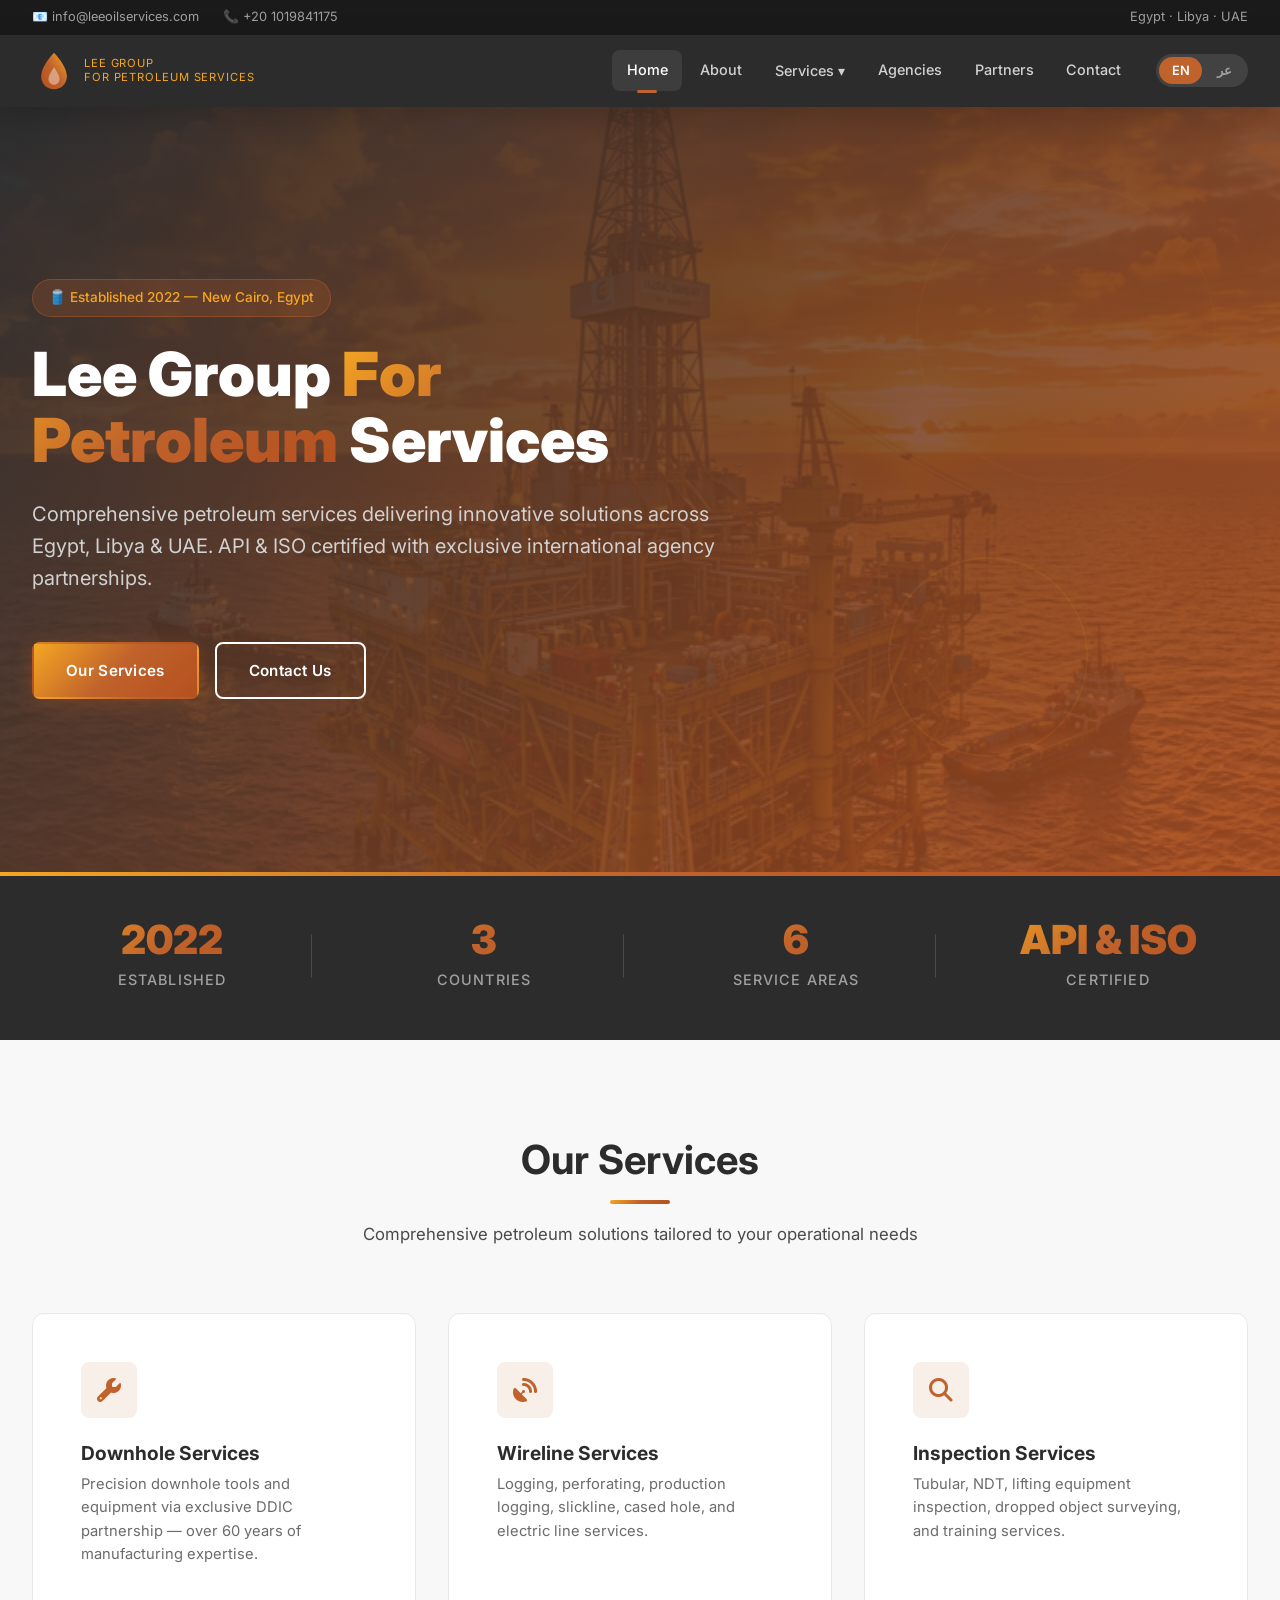
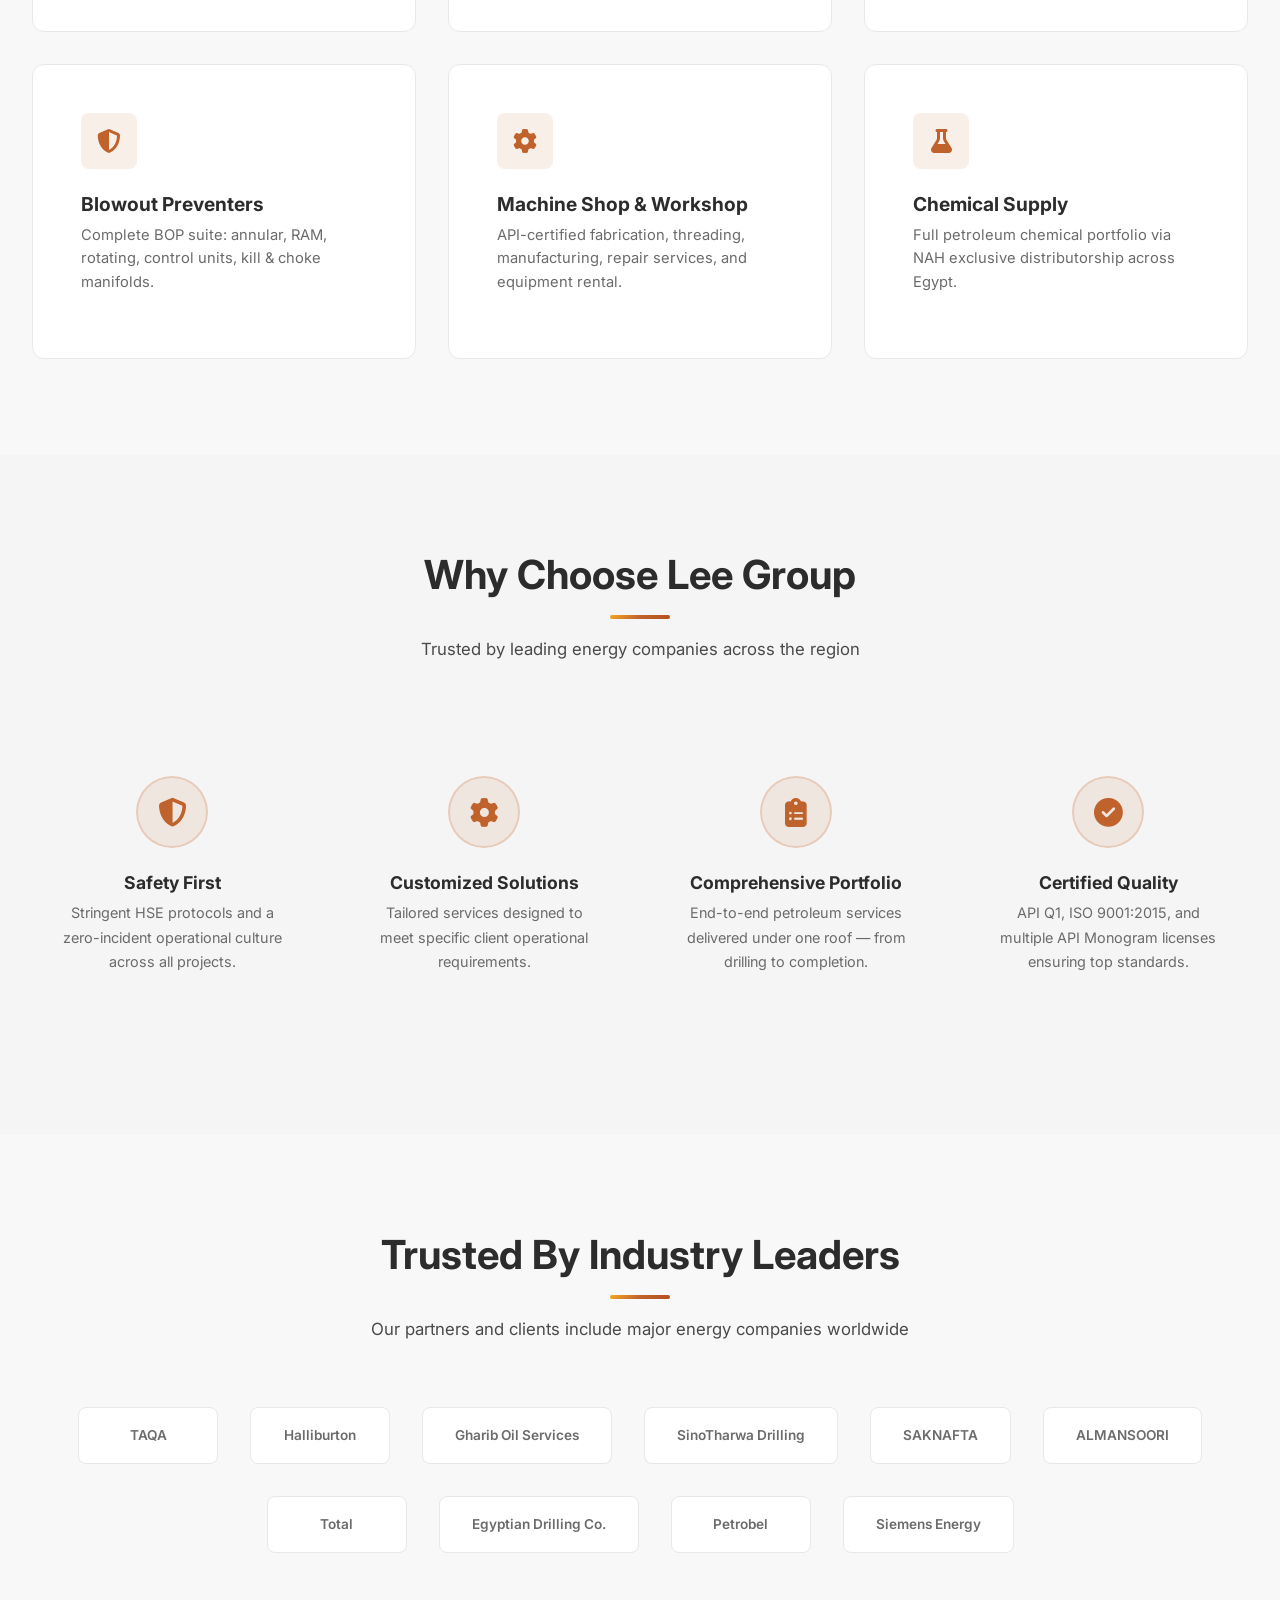
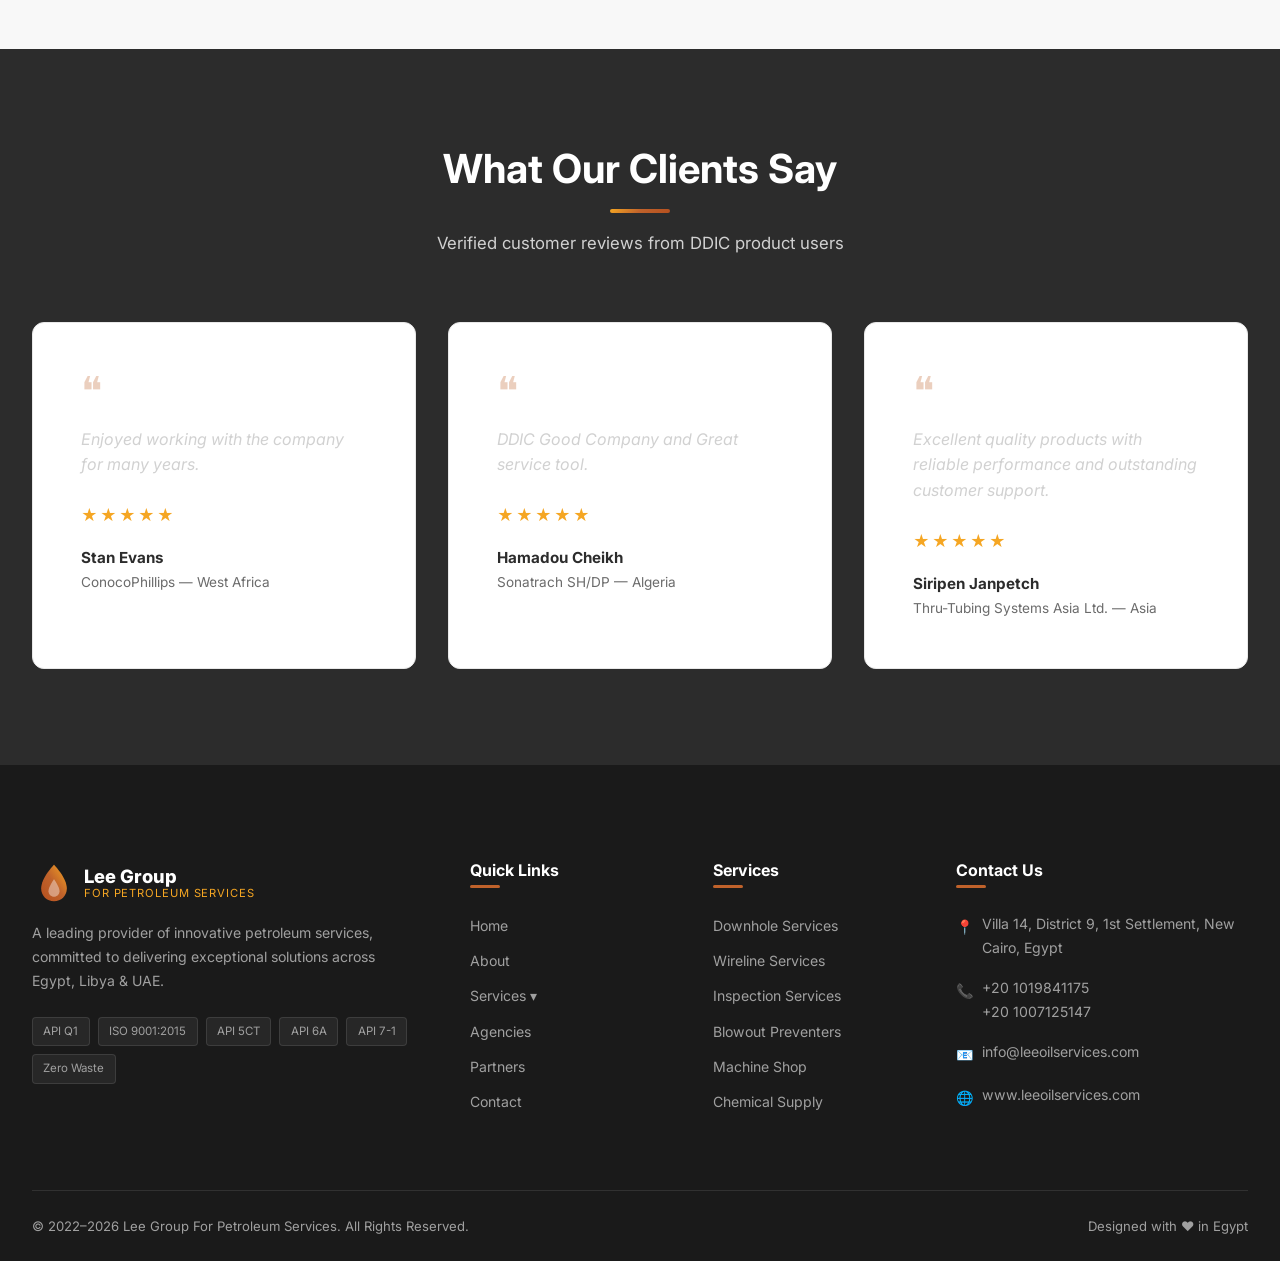
<file: index.html>
﻿<!DOCTYPE html>
<html lang="en" dir="ltr">
<head>
  <meta charset="UTF-8">
  <meta name="viewport" content="width=device-width, initial-scale=1.0">
  <title>Lee Group For Petroleum Services — Oilfield Services in Egypt, Libya & UAE</title>
  <meta name="description" content="Lee Group For Petroleum Services — Comprehensive petroleum services across Egypt, Libya & UAE. API & ISO certified. Downhole, Wireline, Inspection, BOP, Machine Shop, Chemical Supply.">
  <meta property="og:title" content="Lee Group For Petroleum Services">
  <meta property="og:description" content="Comprehensive petroleum services delivering innovative solutions across Egypt, Libya & UAE.">
  <meta property="og:type" content="website">
  <meta property="og:url" content="https://www.leeoilservices.com">
  <link rel="stylesheet" href="css/styles.css">
  <link rel="icon" type="image/svg+xml" href="data:image/svg+xml,<svg xmlns='http://www.w3.org/2000/svg' viewBox='0 0 48 48'><path d='M24 4C24 4 10 18 10 30C10 38 16.3 44 24 44C31.7 44 38 38 38 30C38 18 24 4 24 4Z' fill='%23C0622B'/></svg>">
  <link rel="stylesheet" href="https://cdnjs.cloudflare.com/ajax/libs/font-awesome/6.4.0/css/all.min.css">
</head>
<body>
  <div id="header-container"></div>

  <!-- HERO -->
  <section class="hero" style="background-image: url('images/hero-bg.jpg');">
    <div class="hero__float hero__float--1"></div>
    <div class="hero__float hero__float--2"></div>
    <div class="container">
      <div class="hero__content fade-in">
        <div class="hero__badge" data-i18n="home.hero_badge"><i class="fa-solid fa-oil-well"></i> Established 2022 — New Cairo, Egypt</div>
        <h1 class="hero__title" data-i18n="home.hero_title">Lee Group <span class="highlight">For Petroleum</span> Services</h1>
        <p class="hero__subtitle" data-i18n="home.hero_subtitle">Comprehensive petroleum services delivering innovative solutions across Egypt, Libya & UAE. API & ISO certified with exclusive international agency partnerships.</p>
        <div class="hero__buttons">
          <a href="pages/services.html" class="btn btn--primary" data-i18n="home.btn_services">Our Services</a>
          <a href="pages/contact.html" class="btn btn--secondary" data-i18n="home.btn_contact">Contact Us</a>
        </div>
      </div>
    </div>
  </section>

  <!-- STATS BAR -->
  <section class="stats-bar">
    <div class="container">
      <div class="stat-item fade-in">
        <div class="stat-item__number" data-i18n="home.stat_established">2022</div>
        <div class="stat-item__label" data-i18n="home.stat_established_label">Established</div>
      </div>
      <div class="stat-item fade-in">
        <div class="stat-item__number" data-i18n="home.stat_countries">3</div>
        <div class="stat-item__label" data-i18n="home.stat_countries_label">Countries</div>
      </div>
      <div class="stat-item fade-in">
        <div class="stat-item__number" data-i18n="home.stat_services">6</div>
        <div class="stat-item__label" data-i18n="home.stat_services_label">Service Areas</div>
      </div>
      <div class="stat-item fade-in">
        <div class="stat-item__number" data-i18n="home.stat_certified">API & ISO</div>
        <div class="stat-item__label" data-i18n="home.stat_certified_label">Certified</div>
      </div>
    </div>
  </section>

  <!-- SERVICES -->
  <section class="section">
    <div class="container">
      <div class="section-header fade-in">
        <h2 data-i18n="home.services_title">Our Services</h2>
        <p data-i18n="home.services_subtitle">Comprehensive petroleum solutions tailored to your operational needs</p>
      </div>
      <div class="services-grid">
        <a href="pages/service-downhole.html" class="card fade-in">
          <div class="card__icon"><i class="fa-solid fa-wrench"></i></div>
          <h3 class="card__title" data-i18n="home.service_1_title">Downhole Services</h3>
          <p class="card__text" data-i18n="home.service_1_text">Precision downhole tools and equipment via exclusive DDIC partnership — over 60 years of manufacturing expertise.</p>
        </a>
        <a href="pages/service-wireline.html" class="card fade-in">
          <div class="card__icon"><i class="fa-solid fa-satellite-dish"></i></div>
          <h3 class="card__title" data-i18n="home.service_2_title">Wireline Services</h3>
          <p class="card__text" data-i18n="home.service_2_text">Logging, perforating, production logging, slickline, cased hole, and electric line services.</p>
        </a>
        <a href="pages/service-inspection.html" class="card fade-in">
          <div class="card__icon"><i class="fa-solid fa-magnifying-glass"></i></div>
          <h3 class="card__title" data-i18n="home.service_3_title">Inspection Services</h3>
          <p class="card__text" data-i18n="home.service_3_text">Tubular, NDT, lifting equipment inspection, dropped object surveying, and training services.</p>
        </a>
        <a href="pages/service-bop.html" class="card fade-in">
          <div class="card__icon"><i class="fa-solid fa-shield-halved"></i></div>
          <h3 class="card__title" data-i18n="home.service_4_title">Blowout Preventers</h3>
          <p class="card__text" data-i18n="home.service_4_text">Complete BOP suite: annular, RAM, rotating, control units, kill & choke manifolds.</p>
        </a>
        <a href="pages/service-machine-shop.html" class="card fade-in">
          <div class="card__icon"><i class="fa-solid fa-gear"></i></div>
          <h3 class="card__title" data-i18n="home.service_5_title">Machine Shop & Workshop</h3>
          <p class="card__text" data-i18n="home.service_5_text">API-certified fabrication, threading, manufacturing, repair services, and equipment rental.</p>
        </a>
        <a href="pages/service-chemical.html" class="card fade-in">
          <div class="card__icon"><i class="fa-solid fa-flask"></i></div>
          <h3 class="card__title" data-i18n="home.service_6_title">Chemical Supply</h3>
          <p class="card__text" data-i18n="home.service_6_text">Full petroleum chemical portfolio via NAH exclusive distributorship across Egypt.</p>
        </a>
      </div>
    </div>
  </section>

  <!-- WHY CHOOSE US -->
  <section class="section section--gray">
    <div class="container">
      <div class="section-header fade-in">
        <h2 data-i18n="home.why_title">Why Choose Lee Group</h2>
        <p data-i18n="home.why_subtitle">Trusted by leading energy companies across the region</p>
      </div>
      <div class="pillars-grid">
        <div class="pillar fade-in">
          <div class="pillar__icon"><i class="fa-solid fa-shield-halved"></i></div>
          <h3 class="pillar__title" data-i18n="home.pillar_1_title">Safety First</h3>
          <p class="pillar__text" data-i18n="home.pillar_1_text">Stringent HSE protocols and a zero-incident operational culture across all projects.</p>
        </div>
        <div class="pillar fade-in">
          <div class="pillar__icon"><i class="fa-solid fa-gear"></i></div>
          <h3 class="pillar__title" data-i18n="home.pillar_2_title">Customized Solutions</h3>
          <p class="pillar__text" data-i18n="home.pillar_2_text">Tailored services designed to meet specific client operational requirements.</p>
        </div>
        <div class="pillar fade-in">
          <div class="pillar__icon"><i class="fa-solid fa-clipboard-list"></i></div>
          <h3 class="pillar__title" data-i18n="home.pillar_3_title">Comprehensive Portfolio</h3>
          <p class="pillar__text" data-i18n="home.pillar_3_text">End-to-end petroleum services delivered under one roof — from drilling to completion.</p>
        </div>
        <div class="pillar fade-in">
          <div class="pillar__icon"><i class="fa-solid fa-circle-check"></i></div>
          <h3 class="pillar__title" data-i18n="home.pillar_4_title">Certified Quality</h3>
          <p class="pillar__text" data-i18n="home.pillar_4_text">API Q1, ISO 9001:2015, and multiple API Monogram licenses ensuring top standards.</p>
        </div>
      </div>
    </div>
  </section>

  <!-- CLIENT LOGOS -->
  <section class="section">
    <div class="container">
      <div class="section-header fade-in">
        <h2 data-i18n="home.clients_title">Trusted By Industry Leaders</h2>
        <p data-i18n="home.clients_subtitle">Our partners and clients include major energy companies worldwide</p>
      </div>
      <div class="logos-strip fade-in">
        <div class="logo-box">TAQA</div>
        <div class="logo-box">Halliburton</div>
        <div class="logo-box">Gharib Oil Services</div>
        <div class="logo-box">SinoTharwa Drilling</div>
        <div class="logo-box">SAKNAFTA</div>
        <div class="logo-box">ALMANSOORI</div>
        <div class="logo-box">Total</div>
        <div class="logo-box">Egyptian Drilling Co.</div>
        <div class="logo-box">Petrobel</div>
        <div class="logo-box">Siemens Energy</div>
      </div>
    </div>
  </section>

  <!-- TESTIMONIALS -->
  <section class="section section--dark">
    <div class="container">
      <div class="section-header fade-in">
        <h2 data-i18n="home.testimonials_title">What Our Clients Say</h2>
        <p data-i18n="home.testimonials_subtitle">Verified customer reviews from DDIC product users</p>
      </div>
      <div class="testimonials-grid">
        <div class="testimonial-card fade-in">
          <div class="testimonial-card__quote">❝</div>
          <p class="testimonial-card__text" data-i18n="home.testimonial_1_text">"Enjoyed working with the company for many years."</p>
          <div class="testimonial-card__stars">★★★★★</div>
          <div class="testimonial-card__author" data-i18n="home.testimonial_1_author">Stan Evans</div>
          <div class="testimonial-card__role" data-i18n="home.testimonial_1_role">ConocoPhillips — West Africa</div>
        </div>
        <div class="testimonial-card fade-in">
          <div class="testimonial-card__quote">❝</div>
          <p class="testimonial-card__text" data-i18n="home.testimonial_2_text">"DDIC Good Company and Great service tool."</p>
          <div class="testimonial-card__stars">★★★★★</div>
          <div class="testimonial-card__author" data-i18n="home.testimonial_2_author">Hamadou Cheikh</div>
          <div class="testimonial-card__role" data-i18n="home.testimonial_2_role">Sonatrach SH/DP — Algeria</div>
        </div>
        <div class="testimonial-card fade-in">
          <div class="testimonial-card__quote">❝</div>
          <p class="testimonial-card__text" data-i18n="home.testimonial_3_text">"Excellent quality products with reliable performance and outstanding customer support."</p>
          <div class="testimonial-card__stars">★★★★★</div>
          <div class="testimonial-card__author" data-i18n="home.testimonial_3_author">Siripen Janpetch</div>
          <div class="testimonial-card__role" data-i18n="home.testimonial_3_role">Thru-Tubing Systems Asia Ltd. — Asia</div>
        </div>
      </div>
    </div>
  </section>

  <div id="footer-container"></div>
  <script src="js/main.js"></script>
</body>
</html>
</file>
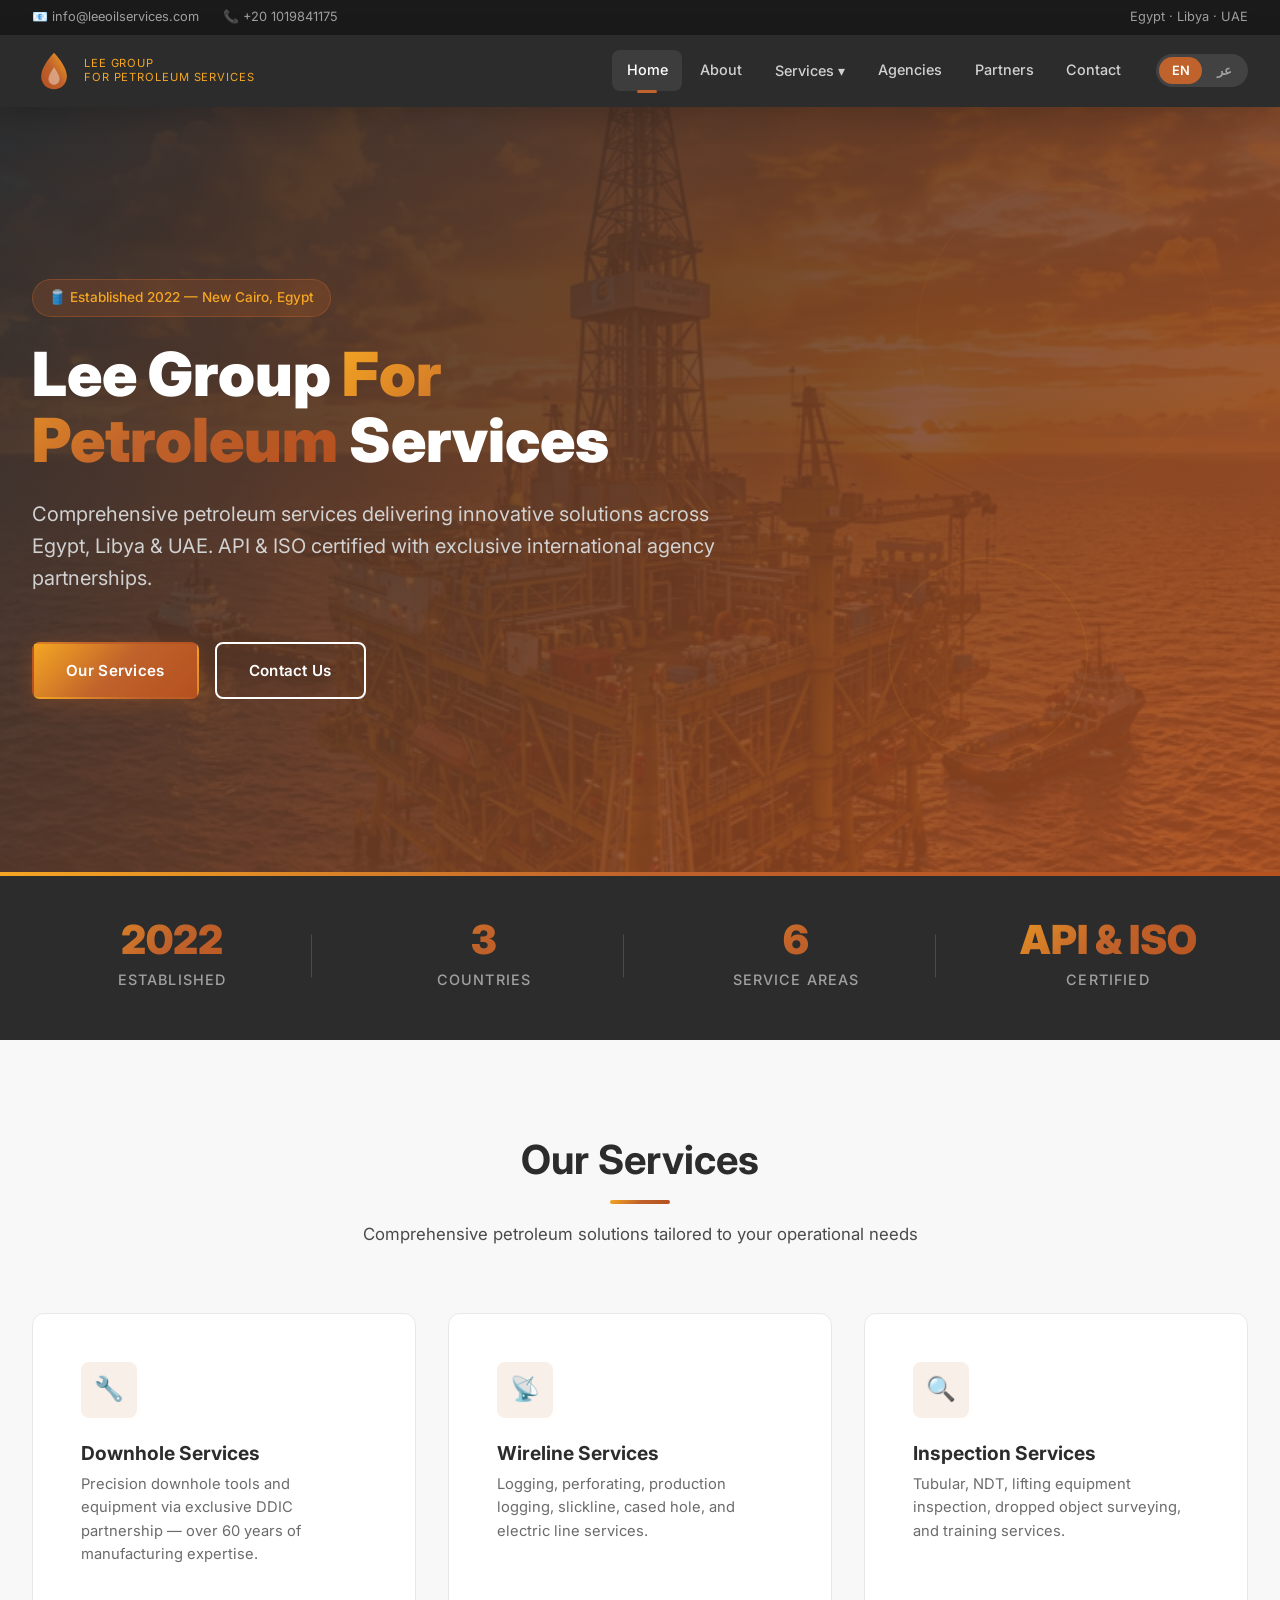
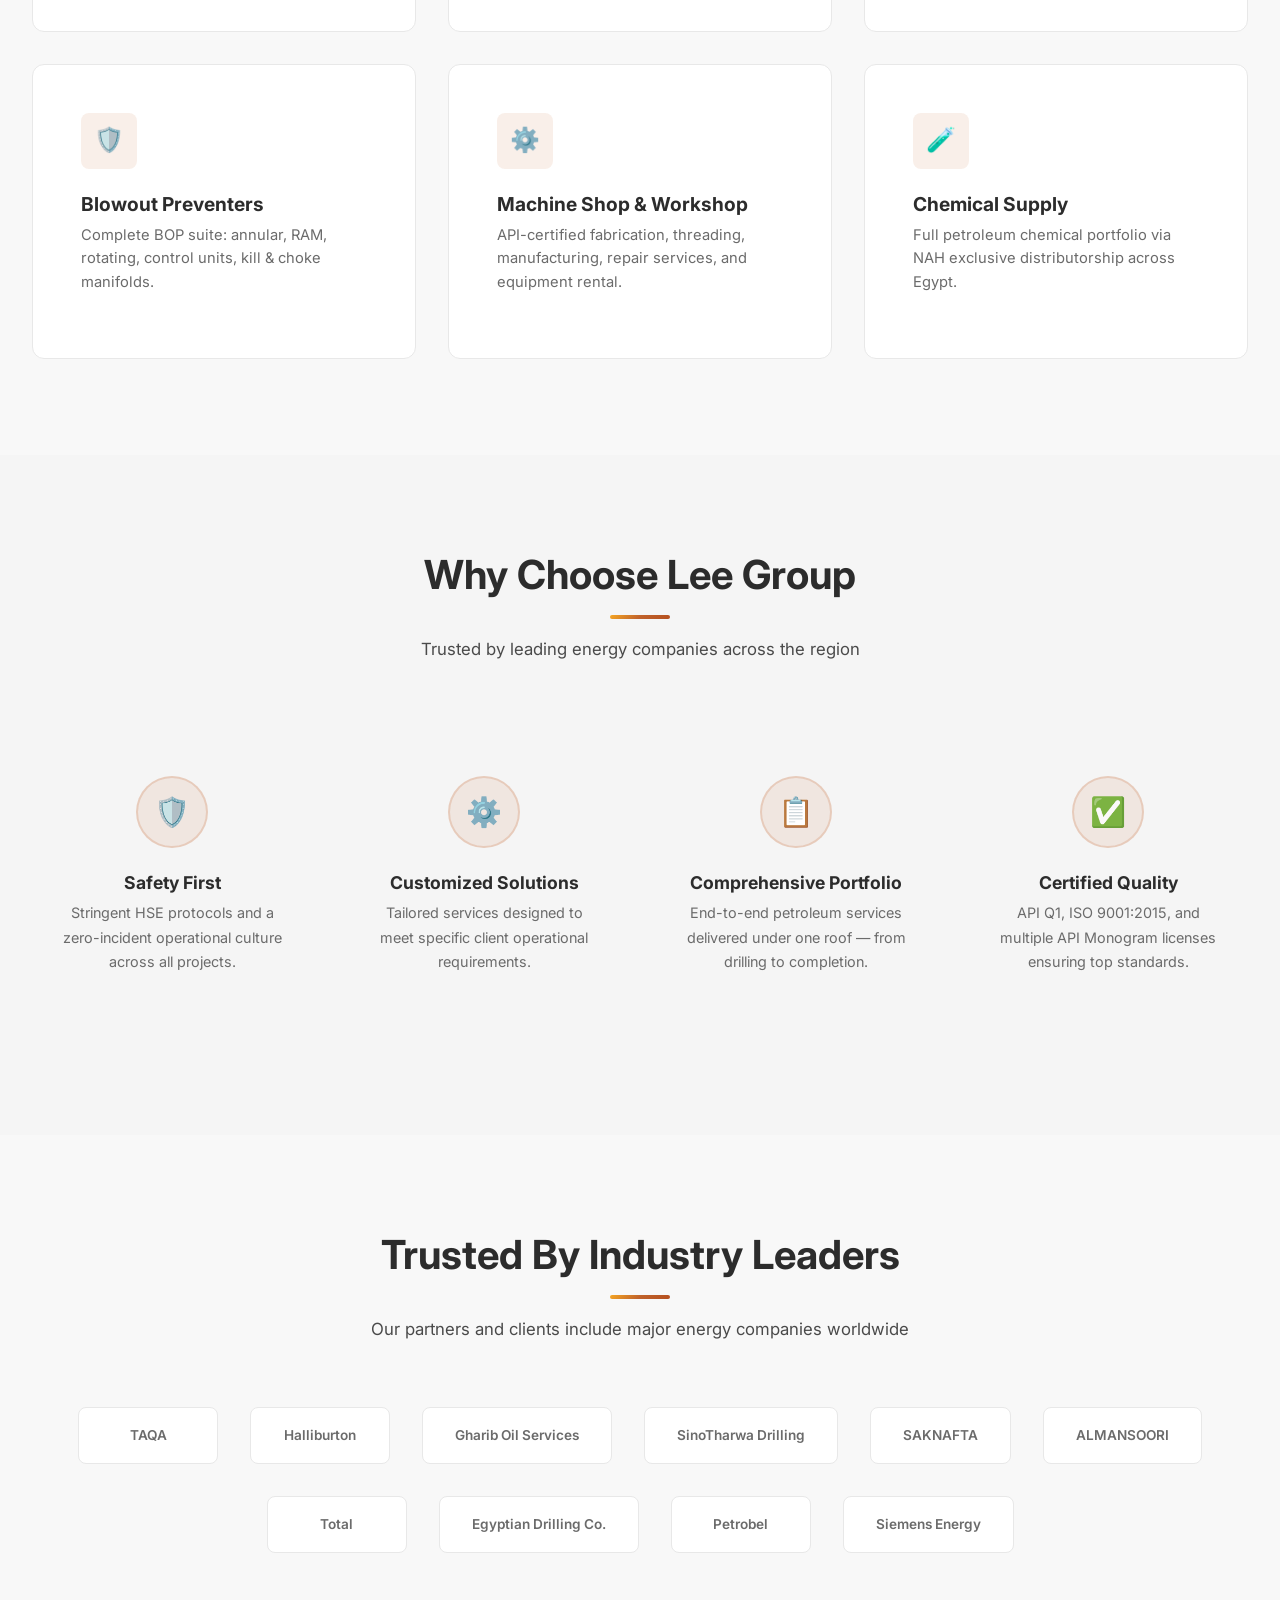
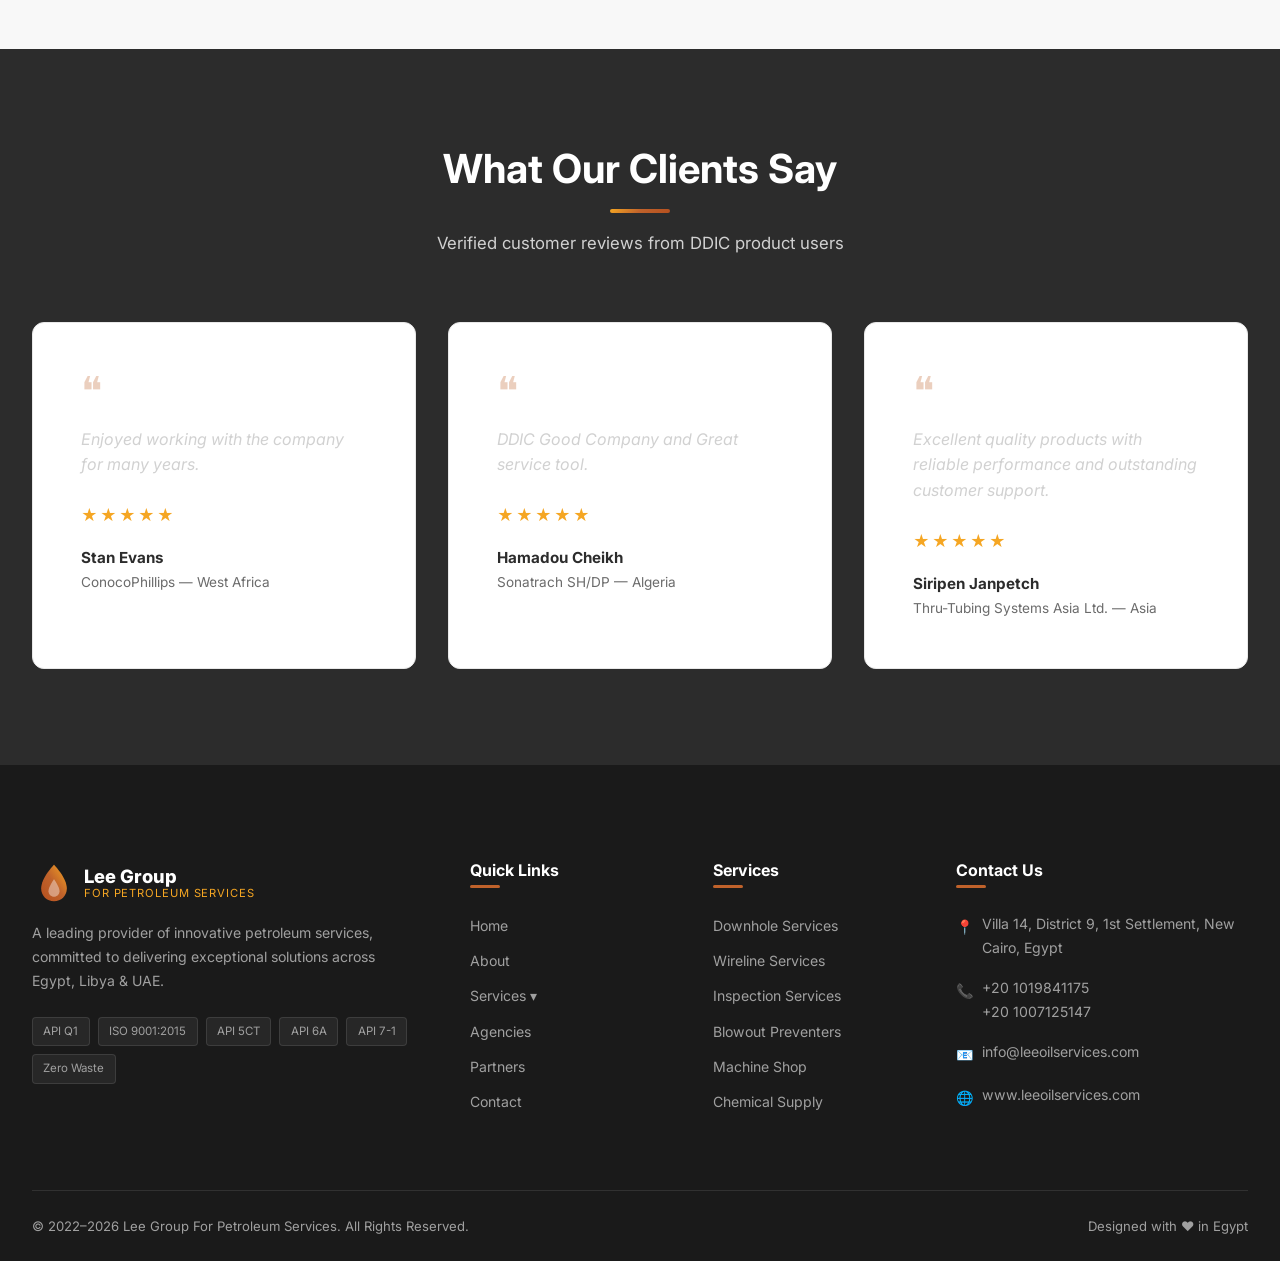
<file: lee-group-website/index.html>
<!DOCTYPE html>
<html lang="en" dir="ltr">
<head>
  <meta charset="UTF-8">
  <meta name="viewport" content="width=device-width, initial-scale=1.0">
  <title>Lee Group For Petroleum Services — Oilfield Services in Egypt, Libya & UAE</title>
  <meta name="description" content="Lee Group For Petroleum Services — Comprehensive petroleum services across Egypt, Libya & UAE. API & ISO certified. Downhole, Wireline, Inspection, BOP, Machine Shop, Chemical Supply.">
  <meta property="og:title" content="Lee Group For Petroleum Services">
  <meta property="og:description" content="Comprehensive petroleum services delivering innovative solutions across Egypt, Libya & UAE.">
  <meta property="og:type" content="website">
  <meta property="og:url" content="https://www.leeoilservices.com">
  <link rel="stylesheet" href="css/styles.css">
  <link rel="icon" type="image/svg+xml" href="data:image/svg+xml,<svg xmlns='http://www.w3.org/2000/svg' viewBox='0 0 48 48'><path d='M24 4C24 4 10 18 10 30C10 38 16.3 44 24 44C31.7 44 38 38 38 30C38 18 24 4 24 4Z' fill='%23C0622B'/></svg>">
</head>
<body>
  <div id="header-container"></div>

  <!-- HERO -->
  <section class="hero" style="background-image: url('images/hero-bg.jpg');">
    <div class="hero__float hero__float--1"></div>
    <div class="hero__float hero__float--2"></div>
    <div class="container">
      <div class="hero__content fade-in">
        <div class="hero__badge" data-i18n="home.hero_badge">🛢️ Established 2022 — New Cairo, Egypt</div>
        <h1 class="hero__title" data-i18n="home.hero_title">Lee Group <span class="highlight">For Petroleum</span> Services</h1>
        <p class="hero__subtitle" data-i18n="home.hero_subtitle">Comprehensive petroleum services delivering innovative solutions across Egypt, Libya & UAE. API & ISO certified with exclusive international agency partnerships.</p>
        <div class="hero__buttons">
          <a href="pages/services.html" class="btn btn--primary" data-i18n="home.btn_services">Our Services</a>
          <a href="pages/contact.html" class="btn btn--secondary" data-i18n="home.btn_contact">Contact Us</a>
        </div>
      </div>
    </div>
  </section>

  <!-- STATS BAR -->
  <section class="stats-bar">
    <div class="container">
      <div class="stat-item fade-in">
        <div class="stat-item__number" data-i18n="home.stat_established">2022</div>
        <div class="stat-item__label" data-i18n="home.stat_established_label">Established</div>
      </div>
      <div class="stat-item fade-in">
        <div class="stat-item__number" data-i18n="home.stat_countries">3</div>
        <div class="stat-item__label" data-i18n="home.stat_countries_label">Countries</div>
      </div>
      <div class="stat-item fade-in">
        <div class="stat-item__number" data-i18n="home.stat_services">6</div>
        <div class="stat-item__label" data-i18n="home.stat_services_label">Service Areas</div>
      </div>
      <div class="stat-item fade-in">
        <div class="stat-item__number" data-i18n="home.stat_certified">API & ISO</div>
        <div class="stat-item__label" data-i18n="home.stat_certified_label">Certified</div>
      </div>
    </div>
  </section>

  <!-- SERVICES -->
  <section class="section">
    <div class="container">
      <div class="section-header fade-in">
        <h2 data-i18n="home.services_title">Our Services</h2>
        <p data-i18n="home.services_subtitle">Comprehensive petroleum solutions tailored to your operational needs</p>
      </div>
      <div class="services-grid">
        <a href="pages/service-downhole.html" class="card fade-in">
          <div class="card__icon">🔧</div>
          <h3 class="card__title" data-i18n="home.service_1_title">Downhole Services</h3>
          <p class="card__text" data-i18n="home.service_1_text">Precision downhole tools and equipment via exclusive DDIC partnership — over 60 years of manufacturing expertise.</p>
        </a>
        <a href="pages/service-wireline.html" class="card fade-in">
          <div class="card__icon">📡</div>
          <h3 class="card__title" data-i18n="home.service_2_title">Wireline Services</h3>
          <p class="card__text" data-i18n="home.service_2_text">Logging, perforating, production logging, slickline, cased hole, and electric line services.</p>
        </a>
        <a href="pages/service-inspection.html" class="card fade-in">
          <div class="card__icon">🔍</div>
          <h3 class="card__title" data-i18n="home.service_3_title">Inspection Services</h3>
          <p class="card__text" data-i18n="home.service_3_text">Tubular, NDT, lifting equipment inspection, dropped object surveying, and training services.</p>
        </a>
        <a href="pages/service-bop.html" class="card fade-in">
          <div class="card__icon">🛡️</div>
          <h3 class="card__title" data-i18n="home.service_4_title">Blowout Preventers</h3>
          <p class="card__text" data-i18n="home.service_4_text">Complete BOP suite: annular, RAM, rotating, control units, kill & choke manifolds.</p>
        </a>
        <a href="pages/service-machine-shop.html" class="card fade-in">
          <div class="card__icon">⚙️</div>
          <h3 class="card__title" data-i18n="home.service_5_title">Machine Shop & Workshop</h3>
          <p class="card__text" data-i18n="home.service_5_text">API-certified fabrication, threading, manufacturing, repair services, and equipment rental.</p>
        </a>
        <a href="pages/service-chemical.html" class="card fade-in">
          <div class="card__icon">🧪</div>
          <h3 class="card__title" data-i18n="home.service_6_title">Chemical Supply</h3>
          <p class="card__text" data-i18n="home.service_6_text">Full petroleum chemical portfolio via NAH exclusive distributorship across Egypt.</p>
        </a>
      </div>
    </div>
  </section>

  <!-- WHY CHOOSE US -->
  <section class="section section--gray">
    <div class="container">
      <div class="section-header fade-in">
        <h2 data-i18n="home.why_title">Why Choose Lee Group</h2>
        <p data-i18n="home.why_subtitle">Trusted by leading energy companies across the region</p>
      </div>
      <div class="pillars-grid">
        <div class="pillar fade-in">
          <div class="pillar__icon">🛡️</div>
          <h3 class="pillar__title" data-i18n="home.pillar_1_title">Safety First</h3>
          <p class="pillar__text" data-i18n="home.pillar_1_text">Stringent HSE protocols and a zero-incident operational culture across all projects.</p>
        </div>
        <div class="pillar fade-in">
          <div class="pillar__icon">⚙️</div>
          <h3 class="pillar__title" data-i18n="home.pillar_2_title">Customized Solutions</h3>
          <p class="pillar__text" data-i18n="home.pillar_2_text">Tailored services designed to meet specific client operational requirements.</p>
        </div>
        <div class="pillar fade-in">
          <div class="pillar__icon">📋</div>
          <h3 class="pillar__title" data-i18n="home.pillar_3_title">Comprehensive Portfolio</h3>
          <p class="pillar__text" data-i18n="home.pillar_3_text">End-to-end petroleum services delivered under one roof — from drilling to completion.</p>
        </div>
        <div class="pillar fade-in">
          <div class="pillar__icon">✅</div>
          <h3 class="pillar__title" data-i18n="home.pillar_4_title">Certified Quality</h3>
          <p class="pillar__text" data-i18n="home.pillar_4_text">API Q1, ISO 9001:2015, and multiple API Monogram licenses ensuring top standards.</p>
        </div>
      </div>
    </div>
  </section>

  <!-- CLIENT LOGOS -->
  <section class="section">
    <div class="container">
      <div class="section-header fade-in">
        <h2 data-i18n="home.clients_title">Trusted By Industry Leaders</h2>
        <p data-i18n="home.clients_subtitle">Our partners and clients include major energy companies worldwide</p>
      </div>
      <div class="logos-strip fade-in">
        <div class="logo-box">TAQA</div>
        <div class="logo-box">Halliburton</div>
        <div class="logo-box">Gharib Oil Services</div>
        <div class="logo-box">SinoTharwa Drilling</div>
        <div class="logo-box">SAKNAFTA</div>
        <div class="logo-box">ALMANSOORI</div>
        <div class="logo-box">Total</div>
        <div class="logo-box">Egyptian Drilling Co.</div>
        <div class="logo-box">Petrobel</div>
        <div class="logo-box">Siemens Energy</div>
      </div>
    </div>
  </section>

  <!-- TESTIMONIALS -->
  <section class="section section--dark">
    <div class="container">
      <div class="section-header fade-in">
        <h2 data-i18n="home.testimonials_title">What Our Clients Say</h2>
        <p data-i18n="home.testimonials_subtitle">Verified customer reviews from DDIC product users</p>
      </div>
      <div class="testimonials-grid">
        <div class="testimonial-card fade-in">
          <div class="testimonial-card__quote">❝</div>
          <p class="testimonial-card__text" data-i18n="home.testimonial_1_text">"Enjoyed working with the company for many years."</p>
          <div class="testimonial-card__stars">★★★★★</div>
          <div class="testimonial-card__author" data-i18n="home.testimonial_1_author">Stan Evans</div>
          <div class="testimonial-card__role" data-i18n="home.testimonial_1_role">ConocoPhillips — West Africa</div>
        </div>
        <div class="testimonial-card fade-in">
          <div class="testimonial-card__quote">❝</div>
          <p class="testimonial-card__text" data-i18n="home.testimonial_2_text">"DDIC Good Company and Great service tool."</p>
          <div class="testimonial-card__stars">★★★★★</div>
          <div class="testimonial-card__author" data-i18n="home.testimonial_2_author">Hamadou Cheikh</div>
          <div class="testimonial-card__role" data-i18n="home.testimonial_2_role">Sonatrach SH/DP — Algeria</div>
        </div>
        <div class="testimonial-card fade-in">
          <div class="testimonial-card__quote">❝</div>
          <p class="testimonial-card__text" data-i18n="home.testimonial_3_text">"Excellent quality products with reliable performance and outstanding customer support."</p>
          <div class="testimonial-card__stars">★★★★★</div>
          <div class="testimonial-card__author" data-i18n="home.testimonial_3_author">Siripen Janpetch</div>
          <div class="testimonial-card__role" data-i18n="home.testimonial_3_role">Thru-Tubing Systems Asia Ltd. — Asia</div>
        </div>
      </div>
    </div>
  </section>

  <div id="footer-container"></div>
  <script src="js/main.js"></script>
</body>
</html>
</file>
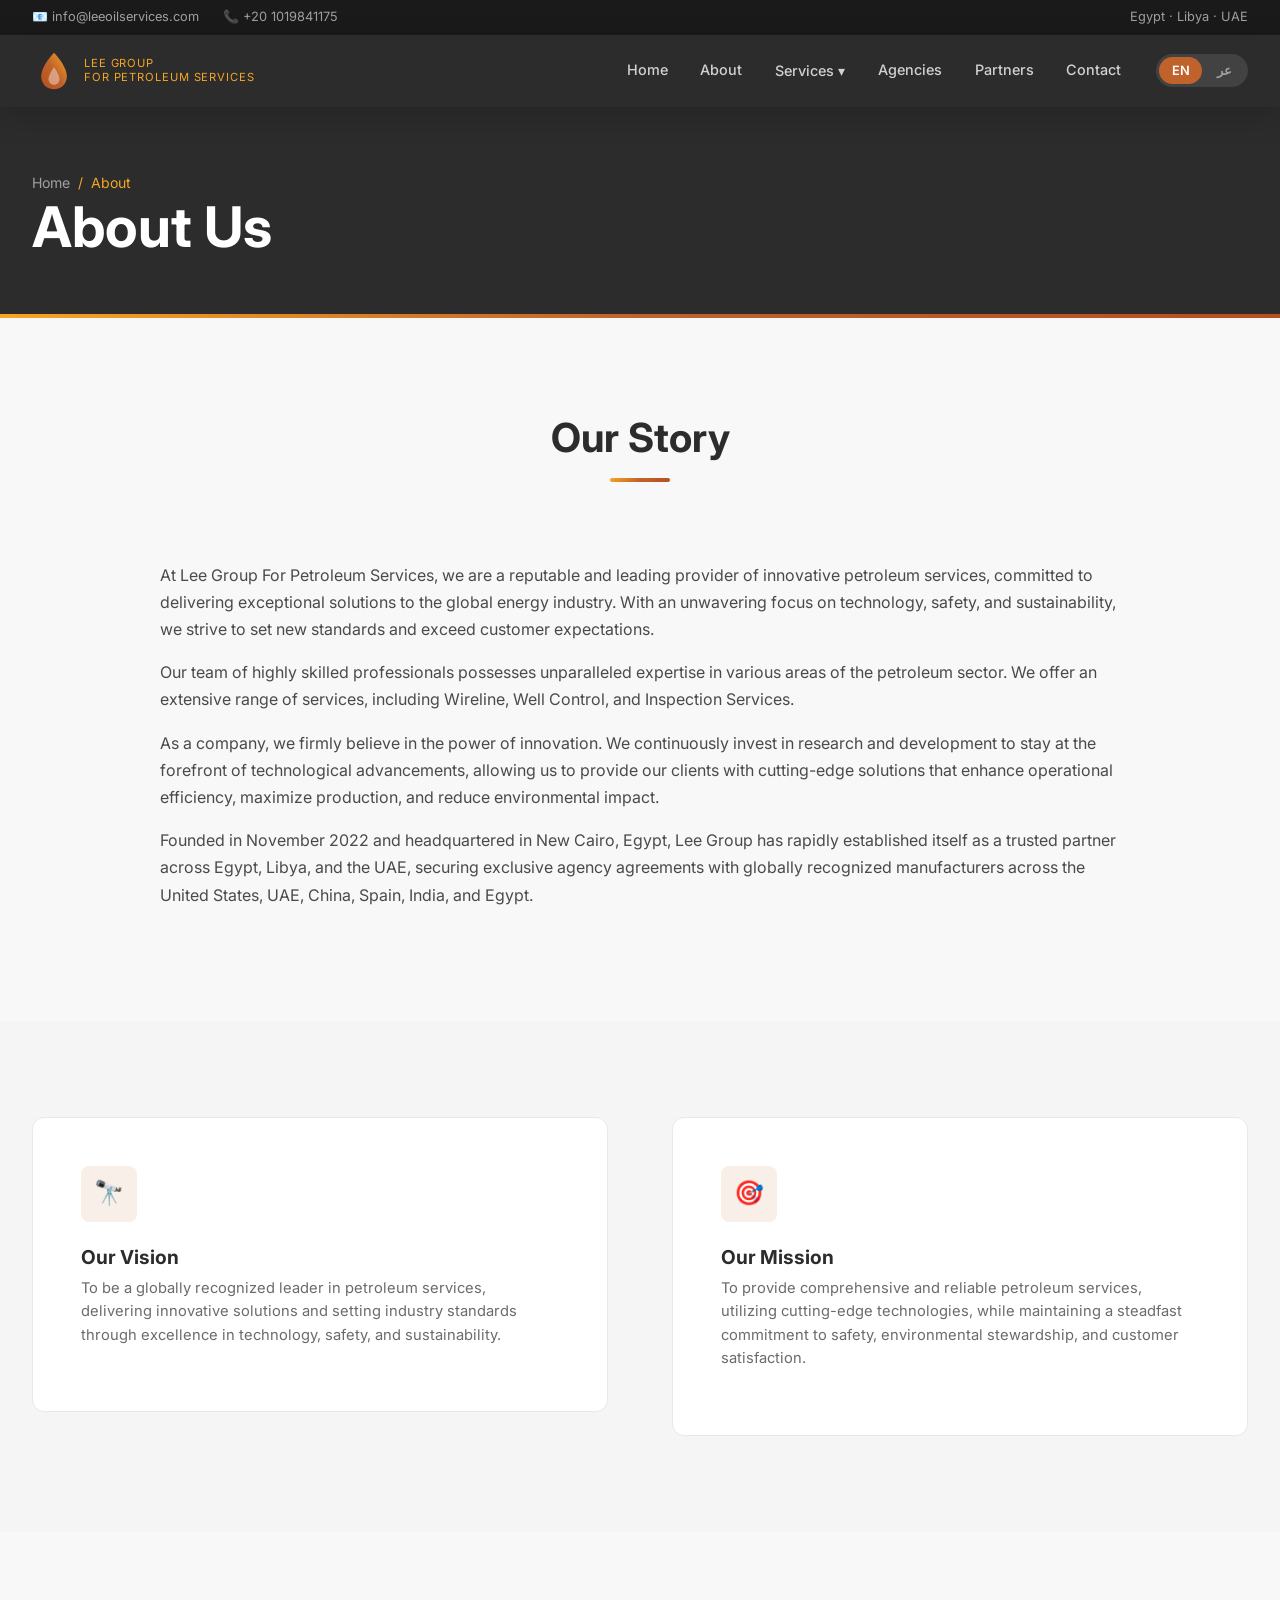
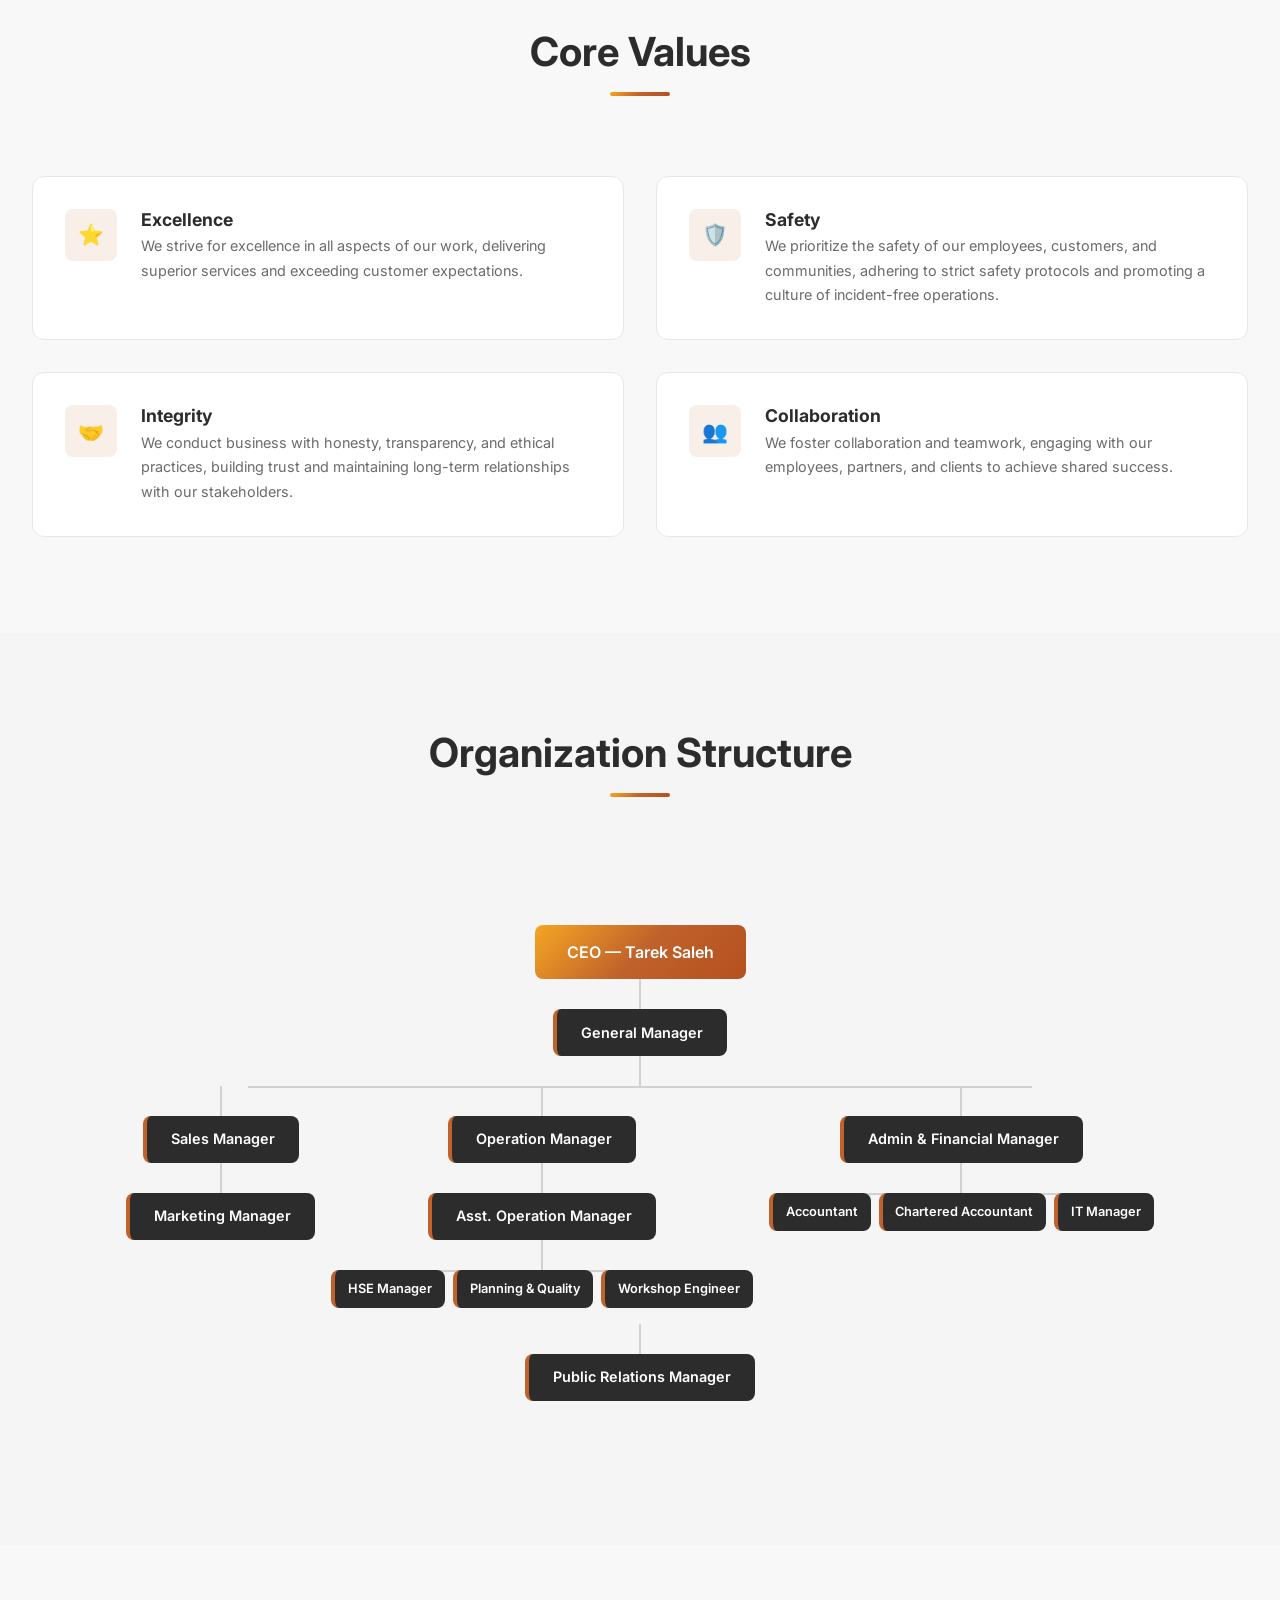
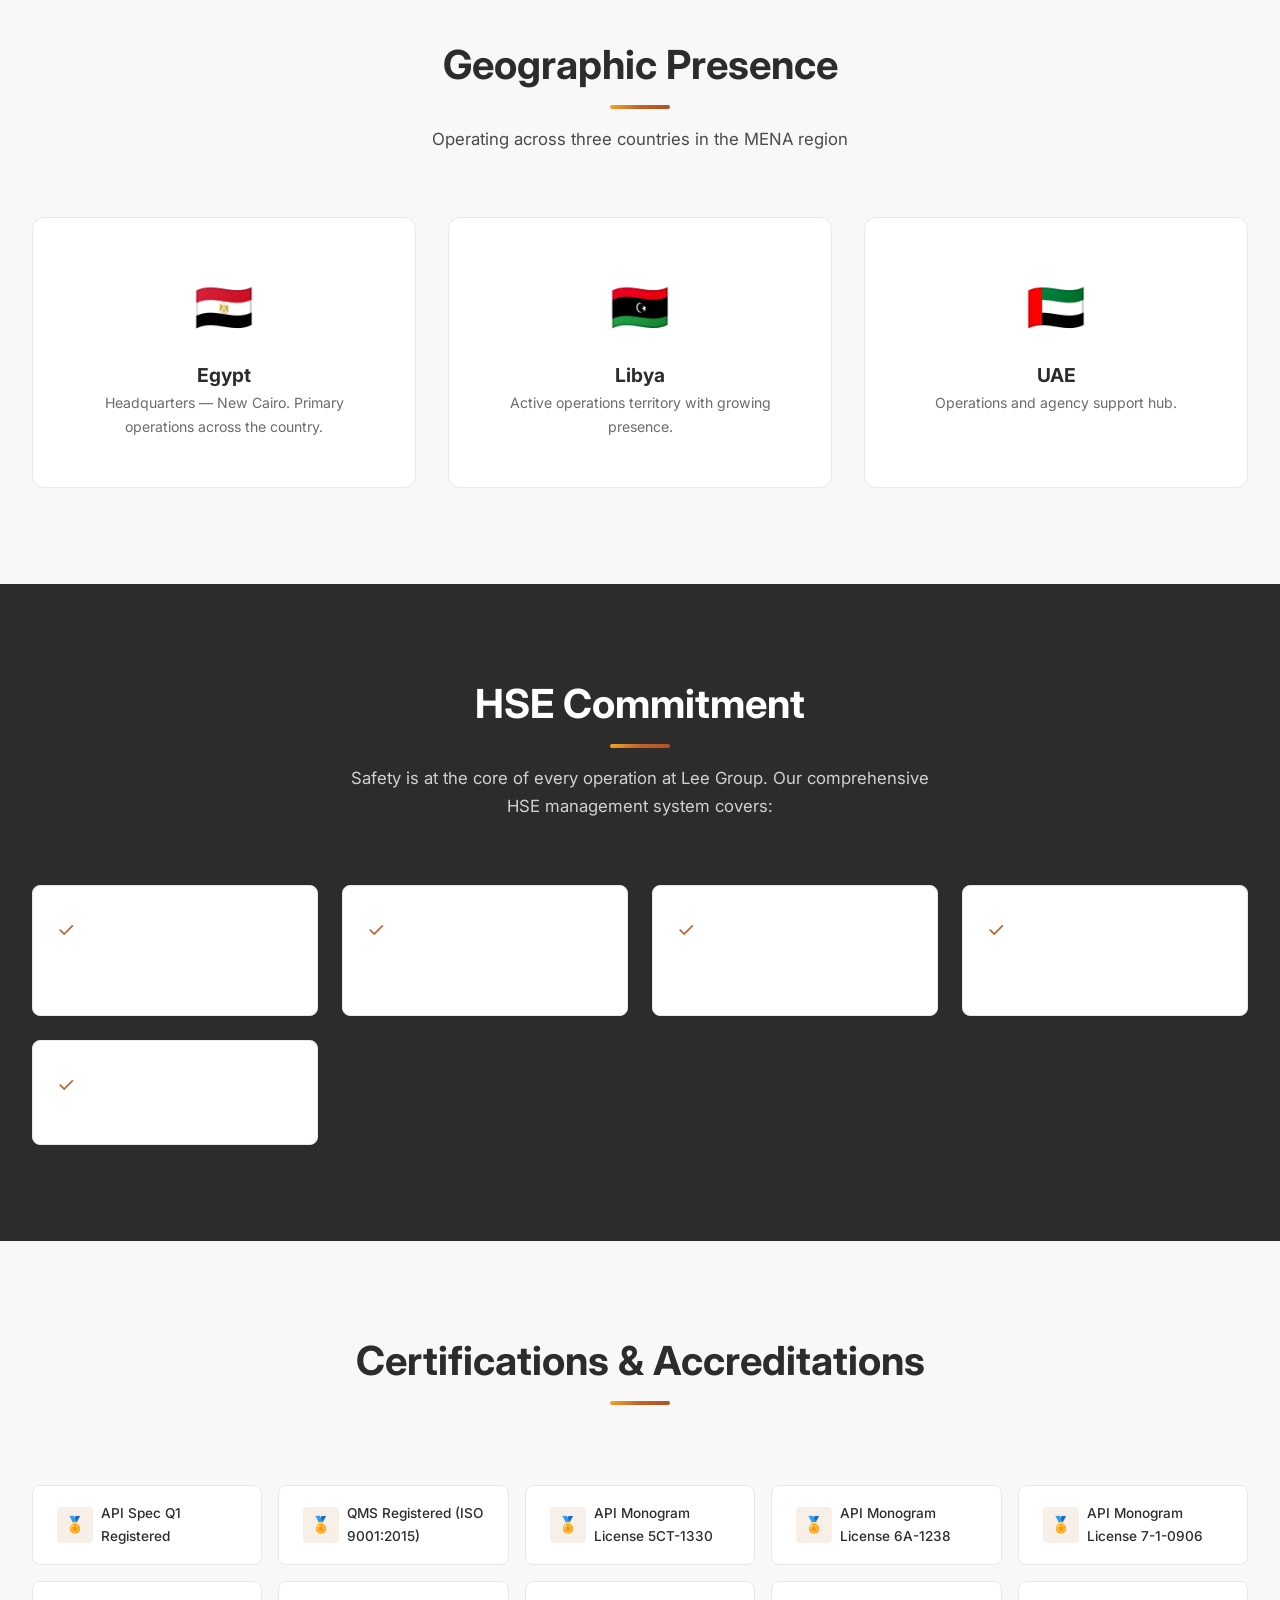
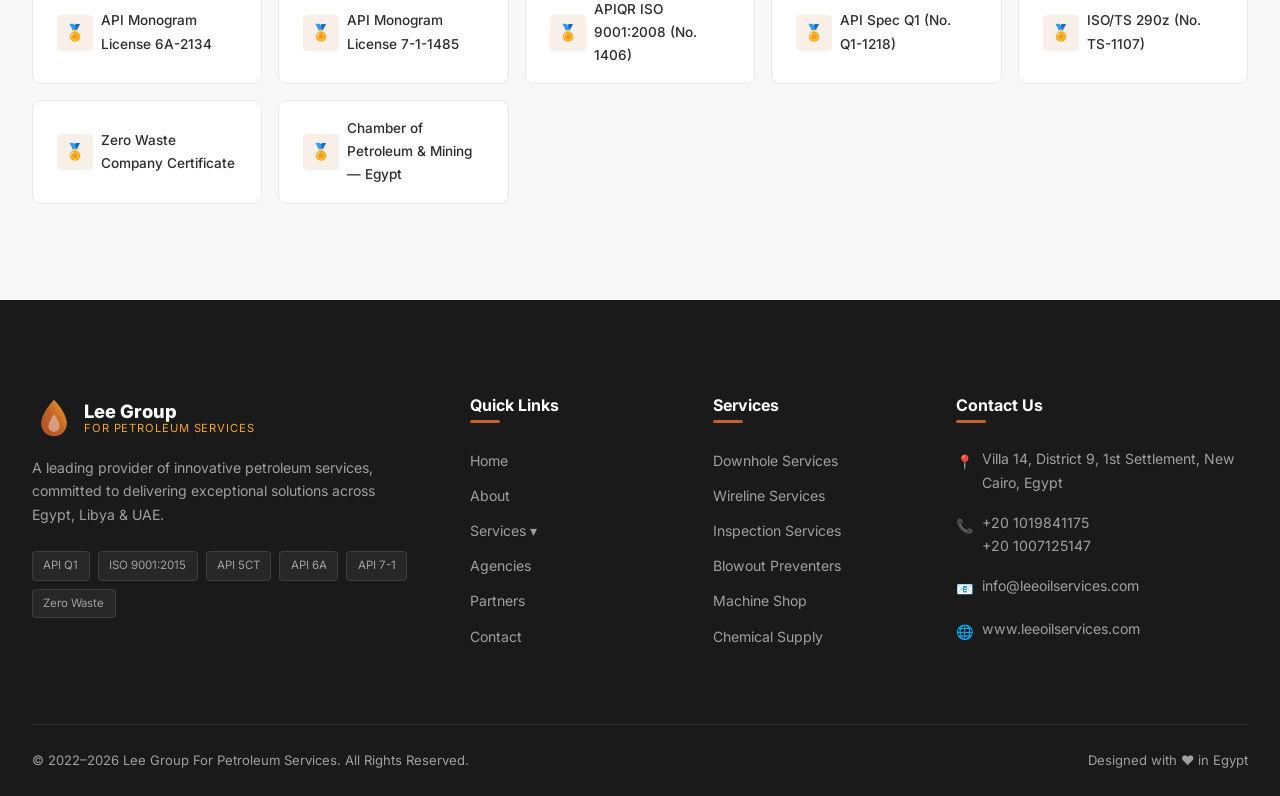
<file: pages/about.html>
<!DOCTYPE html>
<html lang="en" dir="ltr">

<head>
    <meta charset="UTF-8">
    <meta name="viewport" content="width=device-width, initial-scale=1.0">
    <title>About — Lee Group For Petroleum Services</title>
    <meta name="description"
        content="Learn about Lee Group For Petroleum Services — our story, vision, mission, values, certifications, and HSE commitment.">
    <link rel="stylesheet" href="../css/styles.css">
</head>

<body>
    <div id="header-container"></div>

    <!-- PAGE HEADER -->
    <section class="page-header">
        <div class="container">
            <div class="breadcrumb">
                <a href="../index.html" data-i18n="nav.home">Home</a>
                <span class="breadcrumb__sep">/</span>
                <span data-i18n="about.breadcrumb">About</span>
            </div>
            <h1 data-i18n="about.title">About Us</h1>
        </div>
    </section>

    <!-- COMPANY STORY -->
    <section class="section">
        <div class="container">
            <div class="section-header fade-in">
                <h2 data-i18n="about.story_title">Our Story</h2>
            </div>
            <div class="container--narrow" style="margin:0 auto;">
                <p class="fade-in" data-i18n="about.story_p1">At Lee Group For Petroleum Services, we are a reputable
                    and leading provider of innovative petroleum services, committed to delivering exceptional solutions
                    to the global energy industry. With an unwavering focus on technology, safety, and sustainability,
                    we strive to set new standards and exceed customer expectations.</p>
                <p class="fade-in" data-i18n="about.story_p2">Our team of highly skilled professionals possesses
                    unparalleled expertise in various areas of the petroleum sector. We offer an extensive range of
                    services, including Wireline, Well Control, and Inspection Services.</p>
                <p class="fade-in" data-i18n="about.story_p3">As a company, we firmly believe in the power of
                    innovation. We continuously invest in research and development to stay at the forefront of
                    technological advancements, allowing us to provide our clients with cutting-edge solutions that
                    enhance operational efficiency, maximize production, and reduce environmental impact.</p>
                <p class="fade-in" data-i18n="about.story_p4">Founded in November 2022 and headquartered in New Cairo,
                    Egypt, Lee Group has rapidly established itself as a trusted partner across Egypt, Libya, and the
                    UAE, securing exclusive agency agreements with globally recognized manufacturers across the United
                    States, UAE, China, Spain, India, and Egypt.</p>
            </div>
        </div>
    </section>

    <!-- VISION & MISSION -->
    <section class="section section--gray">
        <div class="container">
            <div class="two-col">
                <div class="fade-in-left">
                    <div class="card" style="height:100%;">
                        <div class="card__icon">🔭</div>
                        <h3 class="card__title" data-i18n="about.vision_title">Our Vision</h3>
                        <p class="card__text" data-i18n="about.vision_text">To be a globally recognized leader in
                            petroleum services, delivering innovative solutions and setting industry standards through
                            excellence in technology, safety, and sustainability.</p>
                    </div>
                </div>
                <div class="fade-in-right">
                    <div class="card" style="height:100%;">
                        <div class="card__icon">🎯</div>
                        <h3 class="card__title" data-i18n="about.mission_title">Our Mission</h3>
                        <p class="card__text" data-i18n="about.mission_text">To provide comprehensive and reliable
                            petroleum services, utilizing cutting-edge technologies, while maintaining a steadfast
                            commitment to safety, environmental stewardship, and customer satisfaction.</p>
                    </div>
                </div>
            </div>
        </div>
    </section>

    <!-- CORE VALUES -->
    <section class="section">
        <div class="container">
            <div class="section-header fade-in">
                <h2 data-i18n="about.values_title">Core Values</h2>
            </div>
            <div class="values-grid">
                <div class="value-card fade-in">
                    <div class="value-card__icon">⭐</div>
                    <div>
                        <h4 class="value-card__title" data-i18n="about.value_excellence">Excellence</h4>
                        <p class="value-card__text" data-i18n="about.value_excellence_text">We strive for excellence in
                            all aspects of our work, delivering superior services and exceeding customer expectations.
                        </p>
                    </div>
                </div>
                <div class="value-card fade-in">
                    <div class="value-card__icon">🛡️</div>
                    <div>
                        <h4 class="value-card__title" data-i18n="about.value_safety">Safety</h4>
                        <p class="value-card__text" data-i18n="about.value_safety_text">We prioritize the safety of our
                            employees, customers, and communities, adhering to strict safety protocols and promoting
                            incident-free operations.</p>
                    </div>
                </div>
                <div class="value-card fade-in">
                    <div class="value-card__icon">🤝</div>
                    <div>
                        <h4 class="value-card__title" data-i18n="about.value_integrity">Integrity</h4>
                        <p class="value-card__text" data-i18n="about.value_integrity_text">We conduct business with
                            honesty, transparency, and ethical practices, building trust and maintaining long-term
                            relationships.</p>
                    </div>
                </div>
                <div class="value-card fade-in">
                    <div class="value-card__icon">👥</div>
                    <div>
                        <h4 class="value-card__title" data-i18n="about.value_collaboration">Collaboration</h4>
                        <p class="value-card__text" data-i18n="about.value_collaboration_text">We foster collaboration
                            and teamwork, engaging with our employees, partners, and clients to achieve shared success.
                        </p>
                    </div>
                </div>
            </div>
        </div>
    </section>

    <!-- ORGANIZATION CHART -->
    <section class="section section--gray">
        <div class="container">
            <div class="section-header fade-in">
                <h2 data-i18n="about.org_title">Organization Structure</h2>
            </div>
            <div class="org-chart fade-in">
                <div class="org-node org-node--ceo">CEO — Tarek Saleh</div>
                <div class="org-connector"></div>
                <div class="org-node">General Manager</div>
                <div class="org-connector"></div>
                <div class="org-level" style="gap:1rem;">
                    <div class="org-branch">
                        <div class="org-connector"></div>
                        <div class="org-node">Sales Manager</div>
                        <div class="org-connector"></div>
                        <div class="org-node">Marketing Manager</div>
                    </div>
                    <div class="org-branch">
                        <div class="org-connector"></div>
                        <div class="org-node">Operation Manager</div>
                        <div class="org-connector"></div>
                        <div class="org-node">Asst. Operation Manager</div>
                        <div class="org-connector"></div>
                        <div class="org-level" style="gap:0.5rem;">
                            <div class="org-node" style="font-size:0.8rem;padding:0.5rem 0.8rem;">HSE Manager</div>
                            <div class="org-node" style="font-size:0.8rem;padding:0.5rem 0.8rem;">Planning & Quality
                            </div>
                            <div class="org-node" style="font-size:0.8rem;padding:0.5rem 0.8rem;">Workshop Engineer
                            </div>
                        </div>
                    </div>
                    <div class="org-branch">
                        <div class="org-connector"></div>
                        <div class="org-node">Admin & Financial Manager</div>
                        <div class="org-connector"></div>
                        <div class="org-level" style="gap:0.5rem;">
                            <div class="org-node" style="font-size:0.8rem;padding:0.5rem 0.8rem;">Accountant</div>
                            <div class="org-node" style="font-size:0.8rem;padding:0.5rem 0.8rem;">Chartered Accountant
                            </div>
                            <div class="org-node" style="font-size:0.8rem;padding:0.5rem 0.8rem;">IT Manager</div>
                        </div>
                    </div>
                    <div class="org-branch">
                        <div class="org-connector"></div>
                        <div class="org-node">Public Relations Manager</div>
                    </div>
                </div>
            </div>
        </div>
    </section>

    <!-- GEOGRAPHIC PRESENCE -->
    <section class="section">
        <div class="container">
            <div class="section-header fade-in">
                <h2 data-i18n="about.geo_title">Geographic Presence</h2>
                <p data-i18n="about.geo_subtitle">Operating across three countries in the MENA region</p>
            </div>
            <div class="geo-map">
                <div class="geo-card fade-in">
                    <div class="geo-card__flag">🇪🇬</div>
                    <h3 class="geo-card__country" data-i18n="about.geo_egypt">Egypt</h3>
                    <p class="geo-card__desc" data-i18n="about.geo_egypt_desc">Headquarters — New Cairo. Primary
                        operations across the country.</p>
                </div>
                <div class="geo-card fade-in">
                    <div class="geo-card__flag">🇱🇾</div>
                    <h3 class="geo-card__country" data-i18n="about.geo_libya">Libya</h3>
                    <p class="geo-card__desc" data-i18n="about.geo_libya_desc">Active operations territory with growing
                        presence.</p>
                </div>
                <div class="geo-card fade-in">
                    <div class="geo-card__flag">🇦🇪</div>
                    <h3 class="geo-card__country" data-i18n="about.geo_uae">UAE</h3>
                    <p class="geo-card__desc" data-i18n="about.geo_uae_desc">Operations and agency support hub.</p>
                </div>
            </div>
        </div>
    </section>

    <!-- HSE -->
    <section class="section section--dark">
        <div class="container">
            <div class="section-header fade-in">
                <h2 data-i18n="about.hse_title">HSE Commitment</h2>
                <p data-i18n="about.hse_text">Safety is at the core of every operation at Lee Group.</p>
            </div>
            <div class="hse-grid">
                <div class="hse-item fade-in">
                    <span class="hse-item__icon">✓</span>
                    <span data-i18n="about.hse_1">Incident-free operations culture</span>
                </div>
                <div class="hse-item fade-in">
                    <span class="hse-item__icon">✓</span>
                    <span data-i18n="about.hse_2">Compliance with international safety standards</span>
                </div>
                <div class="hse-item fade-in">
                    <span class="hse-item__icon">✓</span>
                    <span data-i18n="about.hse_3">Regular safety training and audits</span>
                </div>
                <div class="hse-item fade-in">
                    <span class="hse-item__icon">✓</span>
                    <span data-i18n="about.hse_4">Environmental stewardship and waste reduction</span>
                </div>
                <div class="hse-item fade-in">
                    <span class="hse-item__icon">✓</span>
                    <span data-i18n="about.hse_5">Zero Waste Company certified</span>
                </div>
            </div>
        </div>
    </section>

    <!-- CERTIFICATIONS -->
    <section class="section">
        <div class="container">
            <div class="section-header fade-in">
                <h2 data-i18n="about.certs_title">Certifications & Accreditations</h2>
            </div>
            <div class="badge-grid fade-in">
                <div class="badge"><span class="badge__icon">🏅</span> API Spec Q1 Registered</div>
                <div class="badge"><span class="badge__icon">🏅</span> QMS Registered (ISO 9001:2015)</div>
                <div class="badge"><span class="badge__icon">🏅</span> API Monogram License 5CT-1330</div>
                <div class="badge"><span class="badge__icon">🏅</span> API Monogram License 6A-1238</div>
                <div class="badge"><span class="badge__icon">🏅</span> API Monogram License 7-1-0906</div>
                <div class="badge"><span class="badge__icon">🏅</span> API Monogram License 6A-2134</div>
                <div class="badge"><span class="badge__icon">🏅</span> API Monogram License 7-1-1485</div>
                <div class="badge"><span class="badge__icon">🏅</span> APIQR ISO 9001:2008 (No. 1406)</div>
                <div class="badge"><span class="badge__icon">🏅</span> API Spec Q1 (No. Q1-1218)</div>
                <div class="badge"><span class="badge__icon">🏅</span> ISO/TS 290z (No. TS-1107)</div>
                <div class="badge"><span class="badge__icon">🏅</span> Zero Waste Company Certificate</div>
                <div class="badge"><span class="badge__icon">🏅</span> Chamber of Petroleum & Mining — Egypt</div>
            </div>
        </div>
    </section>

    <div id="footer-container"></div>
    <script src="../js/main.js"></script>
</body>

</html>
</file>
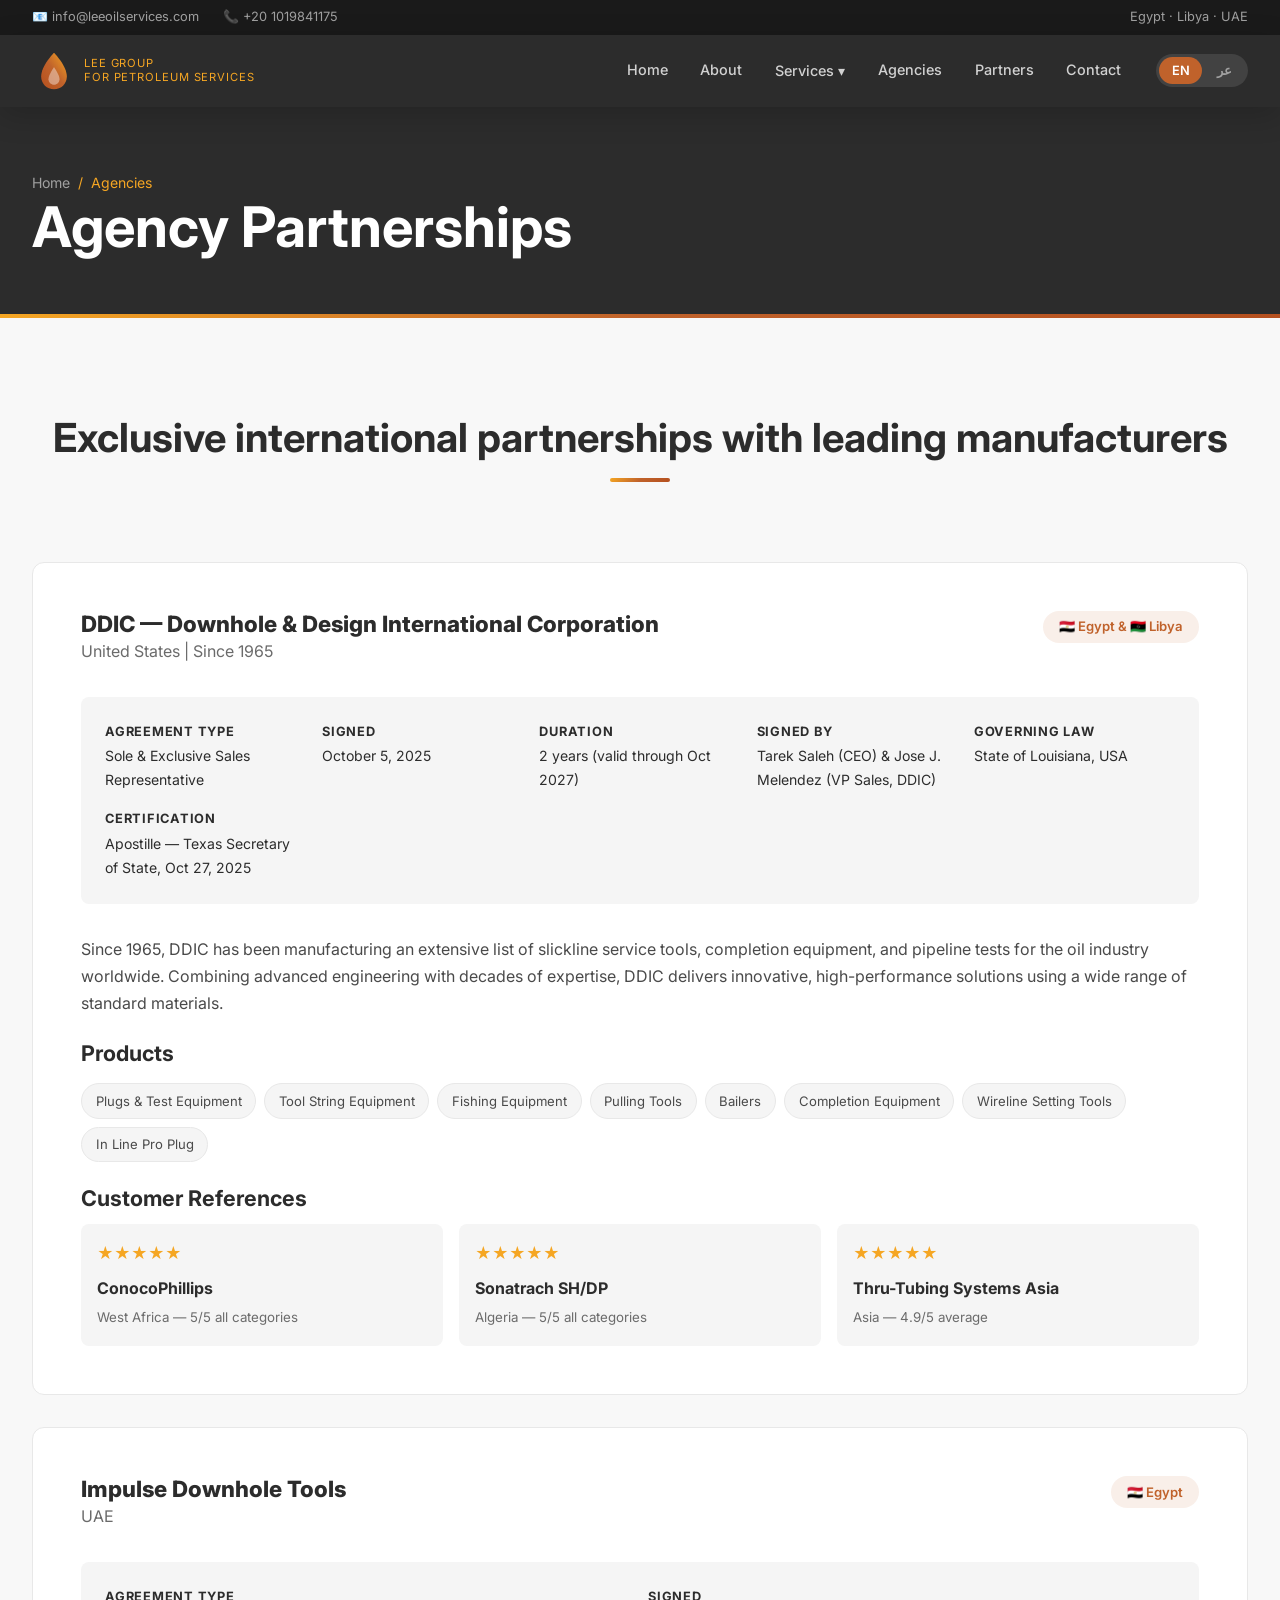
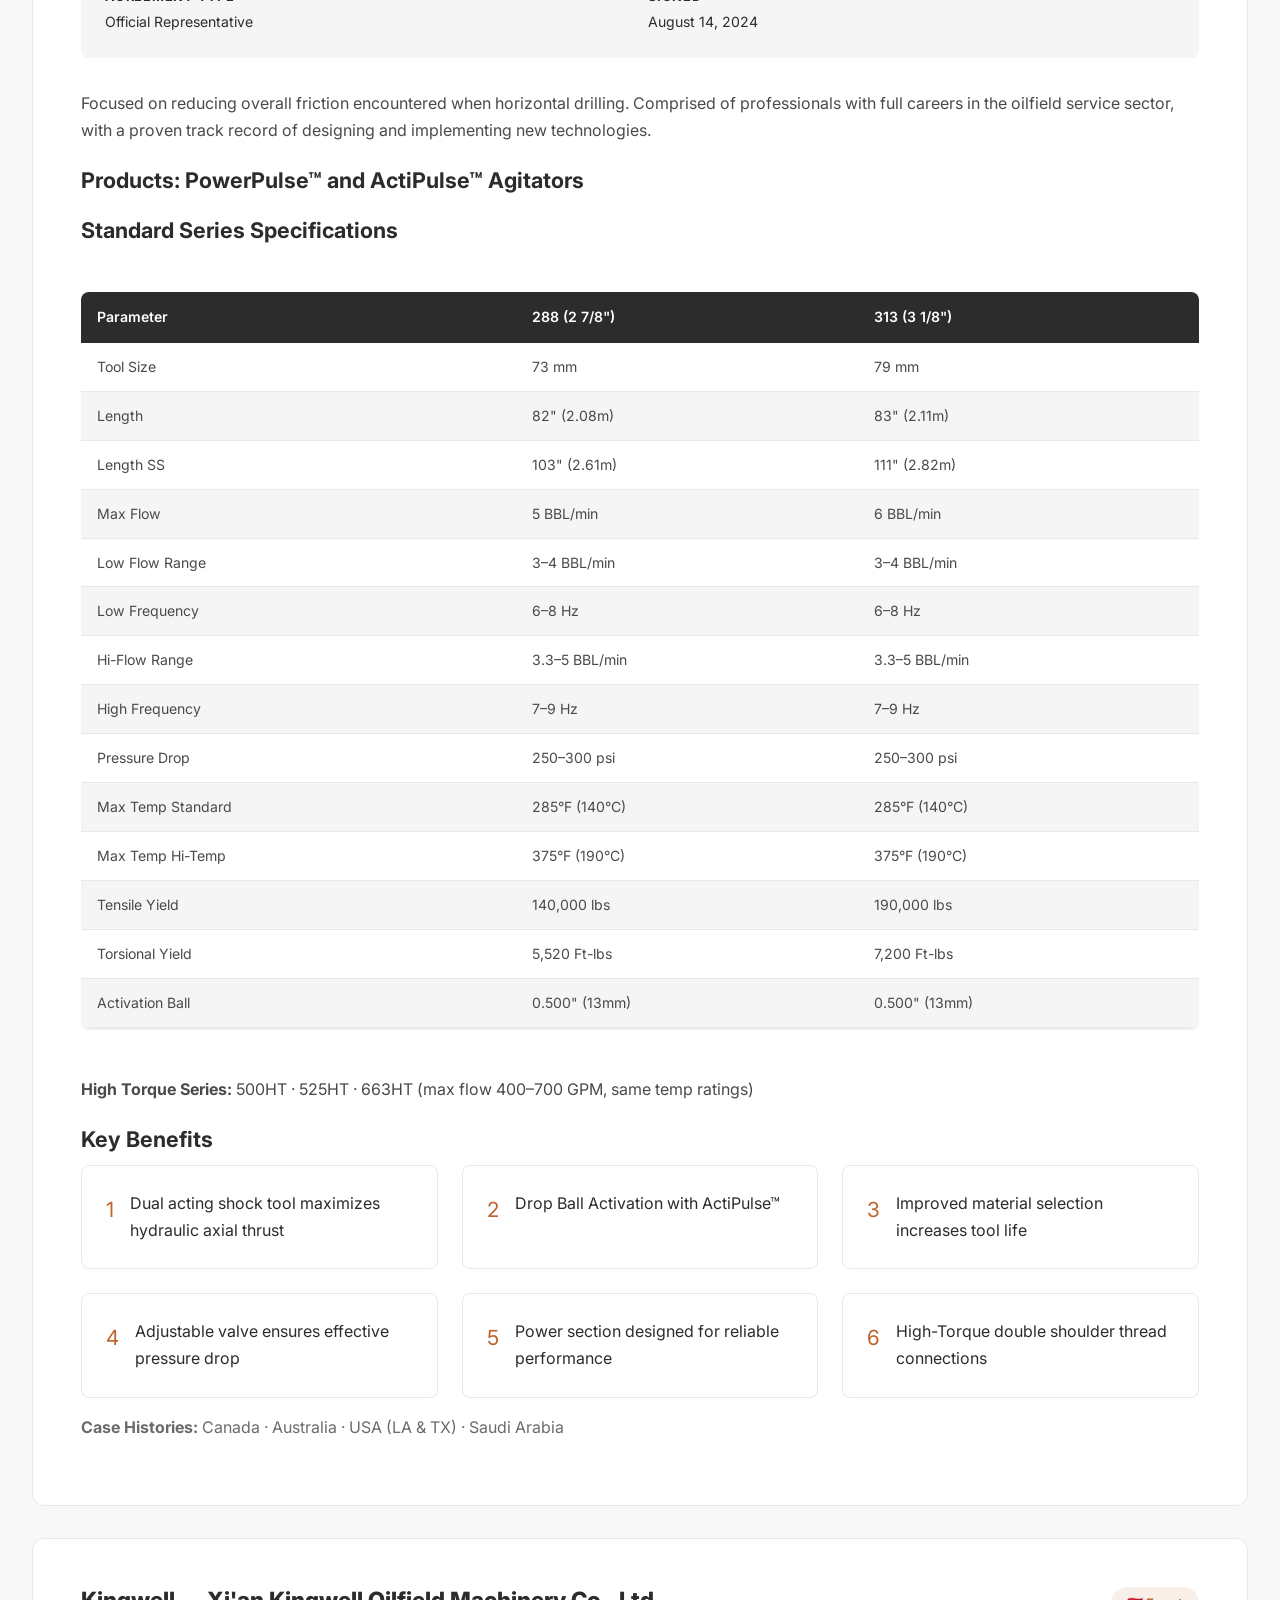
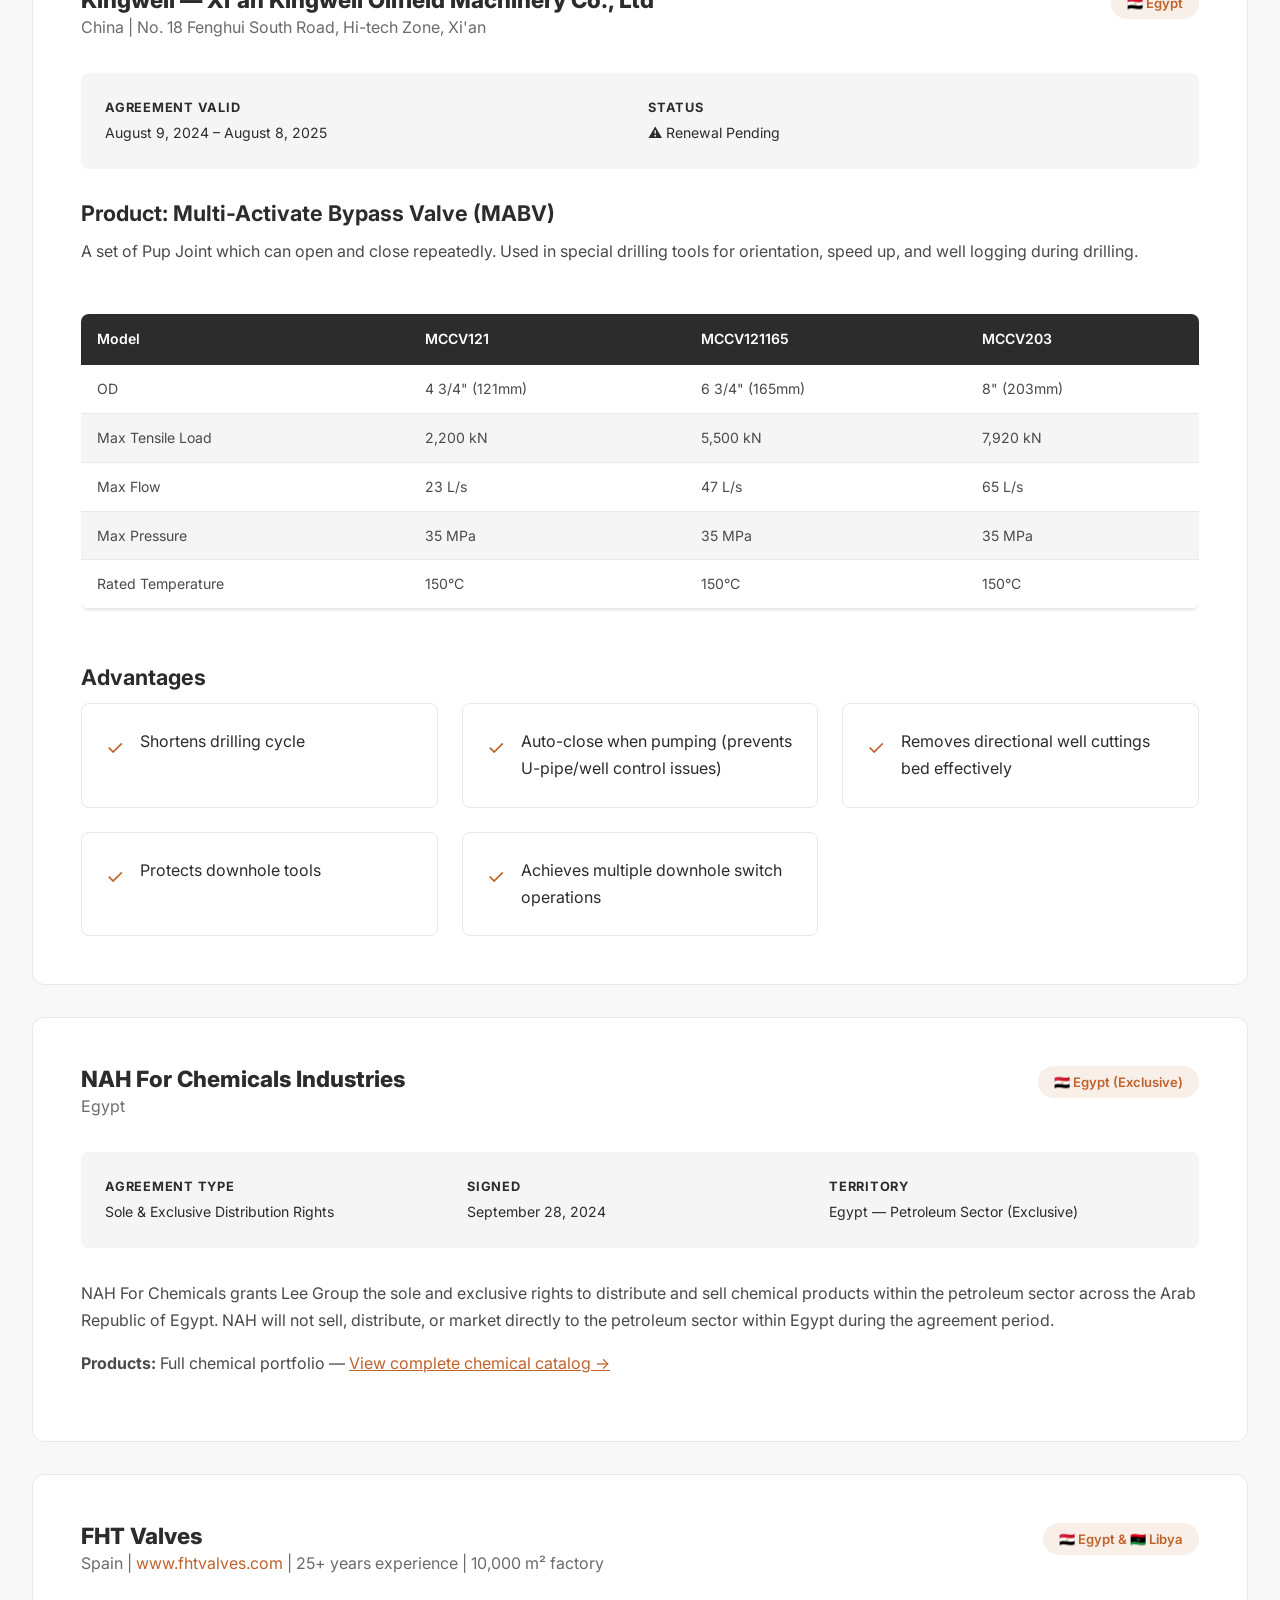
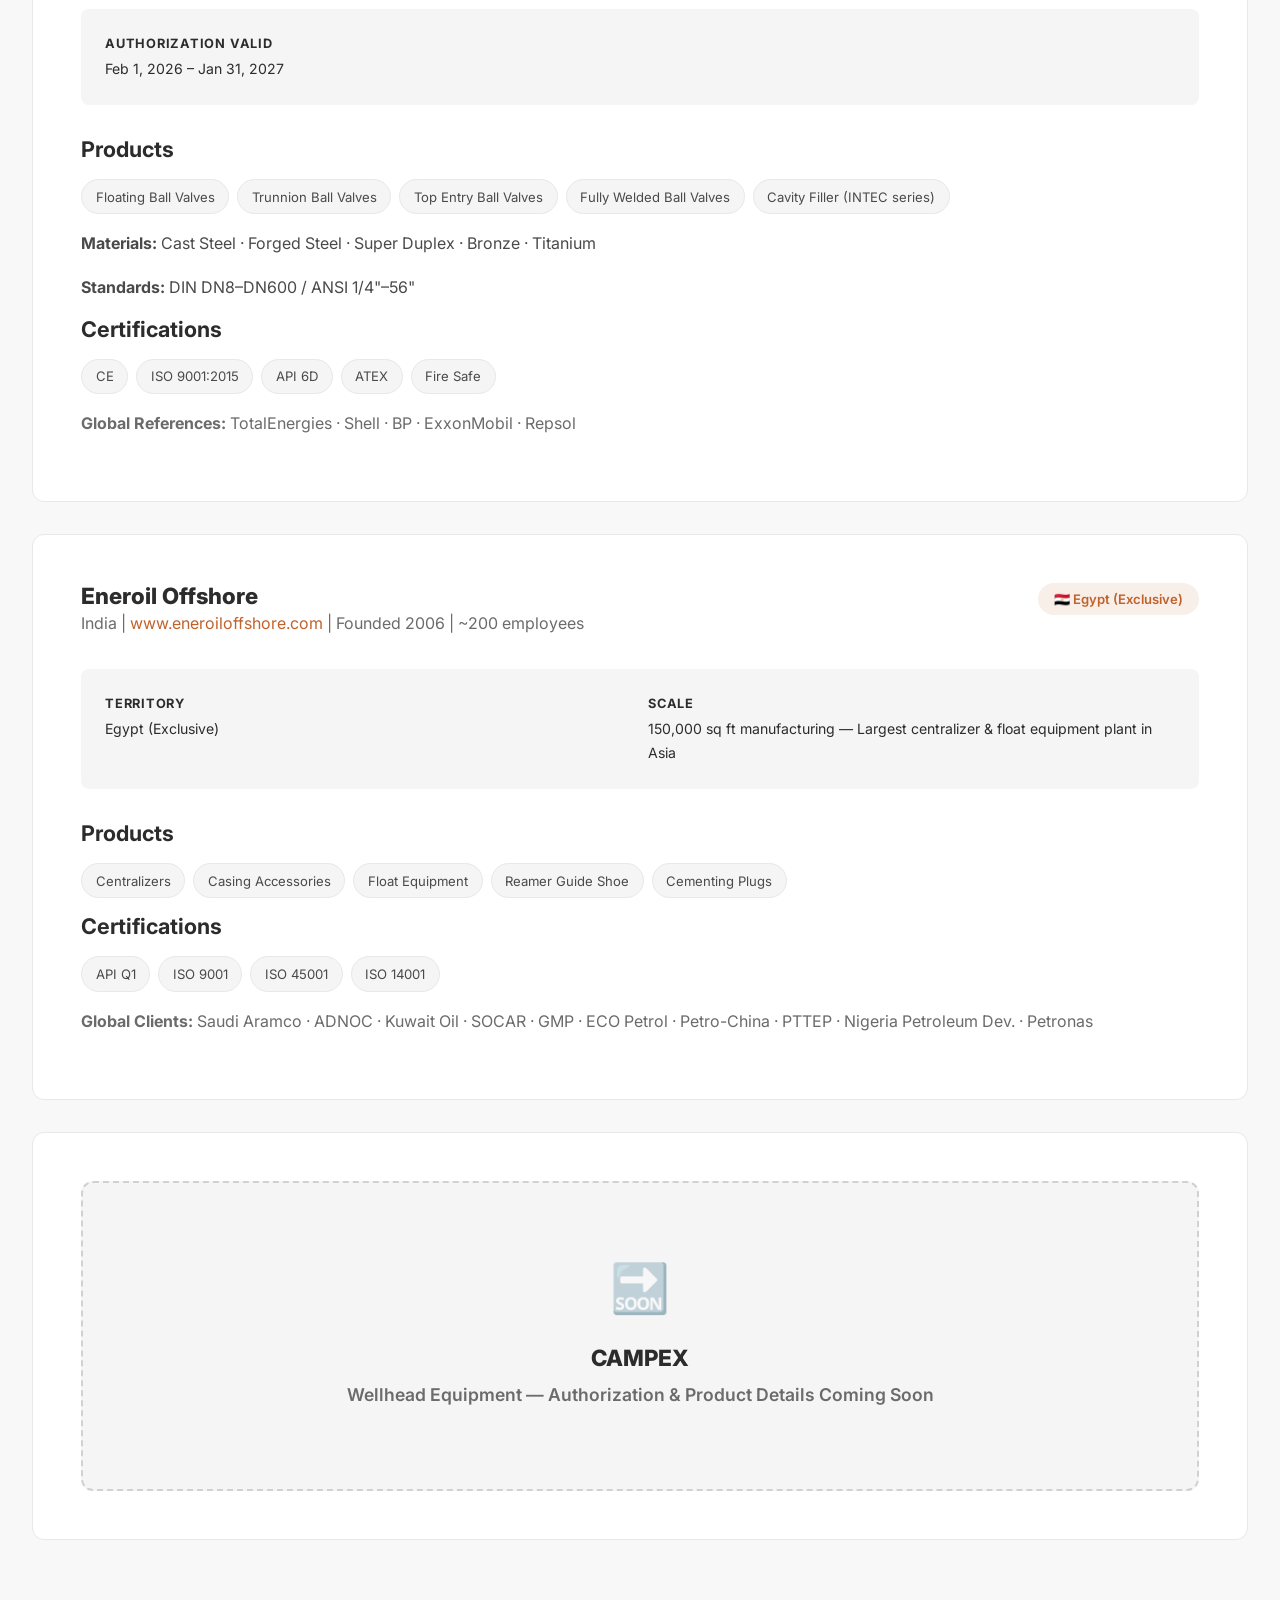
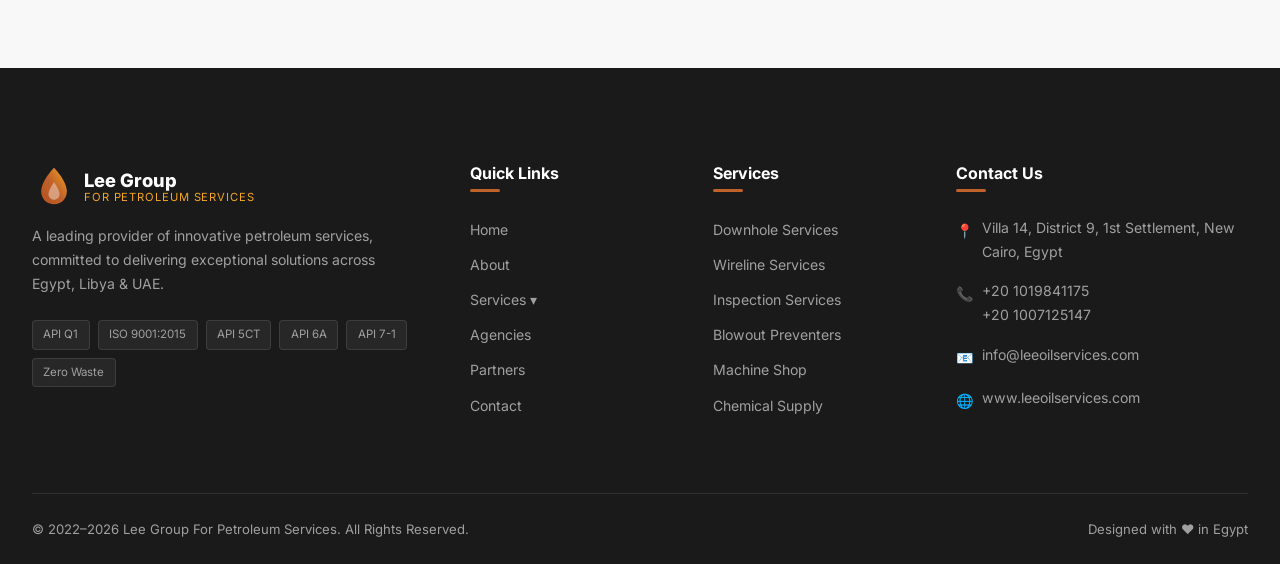
<file: pages/agencies.html>
<!DOCTYPE html>
<html lang="en" dir="ltr">

<head>
    <meta charset="UTF-8">
    <meta name="viewport" content="width=device-width, initial-scale=1.0">
    <title>Agency Partnerships — Lee Group For Petroleum Services</title>
    <meta name="description"
        content="Lee Group international agency partnerships — DDIC (USA), Impulse Downhole (UAE), Kingwell (China), NAH Chemicals (Egypt), FHT Valves (Spain), Eneroil (India).">
    <link rel="stylesheet" href="../css/styles.css">
</head>

<body>
    <div id="header-container"></div>

    <section class="page-header">
        <div class="container">
            <div class="breadcrumb">
                <a href="../index.html" data-i18n="nav.home">Home</a>
                <span class="breadcrumb__sep">/</span>
                <span data-i18n="agencies.breadcrumb">Agencies</span>
            </div>
            <h1 data-i18n="agencies.title">Agency Partnerships</h1>
        </div>
    </section>

    <section class="section">
        <div class="container">
            <div class="section-header fade-in">
                <h2 data-i18n="agencies.subtitle">Exclusive international partnerships with leading manufacturers</h2>
            </div>

            <!-- ===== DDIC ===== -->
            <div class="agency-card fade-in">
                <div class="agency-card__header">
                    <div>
                        <h3 class="agency-card__name">DDIC — Downhole & Design International Corporation</h3>
                        <p style="color:var(--clr-gray-500);margin:0;">United States | Since 1965</p>
                    </div>
                    <span class="agency-card__territory">🇪🇬 Egypt & 🇱🇾 Libya</span>
                </div>
                <div class="agency-card__meta">
                    <div class="agency-card__meta-item"><strong>Agreement Type</strong> Sole & Exclusive Sales
                        Representative</div>
                    <div class="agency-card__meta-item"><strong>Signed</strong> October 5, 2025</div>
                    <div class="agency-card__meta-item"><strong>Duration</strong> 2 years (valid through Oct 2027)</div>
                    <div class="agency-card__meta-item"><strong>Signed By</strong> Tarek Saleh (CEO) & Jose J. Melendez
                        (VP Sales, DDIC)</div>
                    <div class="agency-card__meta-item"><strong>Governing Law</strong> State of Louisiana, USA</div>
                    <div class="agency-card__meta-item"><strong>Certification</strong> Apostille — Texas Secretary of
                        State, Oct 27, 2025</div>
                </div>
                <p>Since 1965, DDIC has been manufacturing an extensive list of slickline service tools, completion
                    equipment, and pipeline tests for the oil industry worldwide. Combining advanced engineering with
                    decades of expertise, DDIC delivers innovative, high-performance solutions using a wide range of
                    standard materials.</p>
                <h4 style="margin-top:1.5rem;margin-bottom:0.75rem;">Products</h4>
                <div class="product-list">
                    <span class="product-tag">Plugs & Test Equipment</span>
                    <span class="product-tag">Tool String Equipment</span>
                    <span class="product-tag">Fishing Equipment</span>
                    <span class="product-tag">Pulling Tools</span>
                    <span class="product-tag">Bailers</span>
                    <span class="product-tag">Completion Equipment</span>
                    <span class="product-tag">Wireline Setting Tools</span>
                    <span class="product-tag">In Line Pro Plug</span>
                </div>
                <h4 style="margin-top:1.5rem;margin-bottom:0.75rem;">Customer References</h4>
                <div class="testimonials-grid" style="grid-template-columns:repeat(3,1fr);gap:1rem;">
                    <div style="padding:1rem;background:var(--clr-gray-100);border-radius:var(--radius-md);">
                        <div style="color:var(--clr-amber);margin-bottom:0.5rem;">★★★★★</div>
                        <strong>ConocoPhillips</strong><br><small style="color:var(--clr-gray-500);">West Africa — 5/5
                            all categories</small>
                    </div>
                    <div style="padding:1rem;background:var(--clr-gray-100);border-radius:var(--radius-md);">
                        <div style="color:var(--clr-amber);margin-bottom:0.5rem;">★★★★★</div>
                        <strong>Sonatrach SH/DP</strong><br><small style="color:var(--clr-gray-500);">Algeria — 5/5 all
                            categories</small>
                    </div>
                    <div style="padding:1rem;background:var(--clr-gray-100);border-radius:var(--radius-md);">
                        <div style="color:var(--clr-amber);margin-bottom:0.5rem;">★★★★★</div>
                        <strong>Thru-Tubing Systems Asia</strong><br><small style="color:var(--clr-gray-500);">Asia —
                            4.9/5 average</small>
                    </div>
                </div>
            </div>

            <!-- ===== Impulse ===== -->
            <div class="agency-card fade-in">
                <div class="agency-card__header">
                    <div>
                        <h3 class="agency-card__name">Impulse Downhole Tools</h3>
                        <p style="color:var(--clr-gray-500);margin:0;">UAE</p>
                    </div>
                    <span class="agency-card__territory">🇪🇬 Egypt</span>
                </div>
                <div class="agency-card__meta">
                    <div class="agency-card__meta-item"><strong>Agreement Type</strong> Official Representative</div>
                    <div class="agency-card__meta-item"><strong>Signed</strong> August 14, 2024</div>
                </div>
                <p>Focused on reducing overall friction encountered when horizontal drilling. Comprised of professionals
                    with full careers in the oilfield service sector, with a proven track record of designing and
                    implementing new technologies.</p>

                <h4 style="margin-top:1.5rem;margin-bottom:0.75rem;">Products: PowerPulse™ and ActiPulse™ Agitators</h4>

                <h4 style="margin-top:1.5rem;margin-bottom:0.5rem;">Standard Series Specifications</h4>
                <div class="table-responsive">
                    <table class="spec-table">
                        <thead>
                            <tr>
                                <th>Parameter</th>
                                <th>288 (2 7/8")</th>
                                <th>313 (3 1/8")</th>
                            </tr>
                        </thead>
                        <tbody>
                            <tr>
                                <td>Tool Size</td>
                                <td>73 mm</td>
                                <td>79 mm</td>
                            </tr>
                            <tr>
                                <td>Length</td>
                                <td>82" (2.08m)</td>
                                <td>83" (2.11m)</td>
                            </tr>
                            <tr>
                                <td>Length SS</td>
                                <td>103" (2.61m)</td>
                                <td>111" (2.82m)</td>
                            </tr>
                            <tr>
                                <td>Max Flow</td>
                                <td>5 BBL/min</td>
                                <td>6 BBL/min</td>
                            </tr>
                            <tr>
                                <td>Low Flow Range</td>
                                <td>3–4 BBL/min</td>
                                <td>3–4 BBL/min</td>
                            </tr>
                            <tr>
                                <td>Low Frequency</td>
                                <td>6–8 Hz</td>
                                <td>6–8 Hz</td>
                            </tr>
                            <tr>
                                <td>Hi-Flow Range</td>
                                <td>3.3–5 BBL/min</td>
                                <td>3.3–5 BBL/min</td>
                            </tr>
                            <tr>
                                <td>High Frequency</td>
                                <td>7–9 Hz</td>
                                <td>7–9 Hz</td>
                            </tr>
                            <tr>
                                <td>Pressure Drop</td>
                                <td>250–300 psi</td>
                                <td>250–300 psi</td>
                            </tr>
                            <tr>
                                <td>Max Temp Standard</td>
                                <td>285°F (140°C)</td>
                                <td>285°F (140°C)</td>
                            </tr>
                            <tr>
                                <td>Max Temp Hi-Temp</td>
                                <td>375°F (190°C)</td>
                                <td>375°F (190°C)</td>
                            </tr>
                            <tr>
                                <td>Tensile Yield</td>
                                <td>140,000 lbs</td>
                                <td>190,000 lbs</td>
                            </tr>
                            <tr>
                                <td>Torsional Yield</td>
                                <td>5,520 Ft-lbs</td>
                                <td>7,200 Ft-lbs</td>
                            </tr>
                            <tr>
                                <td>Activation Ball</td>
                                <td>0.500" (13mm)</td>
                                <td>0.500" (13mm)</td>
                            </tr>
                        </tbody>
                    </table>
                </div>

                <p style="margin-top:1rem;"><strong>High Torque Series:</strong> 500HT · 525HT · 663HT (max flow 400–700
                    GPM, same temp ratings)</p>

                <h4 style="margin-top:1.5rem;margin-bottom:0.75rem;">Key Benefits</h4>
                <div class="hse-grid" style="grid-template-columns:repeat(auto-fit, minmax(280px, 1fr));">
                    <div class="hse-item"><span class="hse-item__icon">1</span><span>Dual acting shock tool maximizes
                            hydraulic axial thrust</span></div>
                    <div class="hse-item"><span class="hse-item__icon">2</span><span>Drop Ball Activation with
                            ActiPulse™</span></div>
                    <div class="hse-item"><span class="hse-item__icon">3</span><span>Improved material selection
                            increases tool life</span></div>
                    <div class="hse-item"><span class="hse-item__icon">4</span><span>Adjustable valve ensures effective
                            pressure drop</span></div>
                    <div class="hse-item"><span class="hse-item__icon">5</span><span>Power section designed for reliable
                            performance</span></div>
                    <div class="hse-item"><span class="hse-item__icon">6</span><span>High-Torque double shoulder thread
                            connections</span></div>
                </div>
                <p style="margin-top:1rem;color:var(--clr-gray-500);"><strong>Case Histories:</strong> Canada ·
                    Australia · USA (LA & TX) · Saudi Arabia</p>
            </div>

            <!-- ===== Kingwell ===== -->
            <div class="agency-card fade-in">
                <div class="agency-card__header">
                    <div>
                        <h3 class="agency-card__name">Kingwell — Xi'an Kingwell Oilfield Machinery Co., Ltd</h3>
                        <p style="color:var(--clr-gray-500);margin:0;">China | No. 18 Fenghui South Road, Hi-tech Zone,
                            Xi'an</p>
                    </div>
                    <span class="agency-card__territory">🇪🇬 Egypt</span>
                </div>
                <div class="agency-card__meta">
                    <div class="agency-card__meta-item"><strong>Agreement Valid</strong> August 9, 2024 – August 8, 2025
                    </div>
                    <div class="agency-card__meta-item"><strong>Status</strong> ⚠️ Renewal Pending</div>
                </div>
                <h4 style="margin-bottom:0.75rem;">Product: Multi-Activate Bypass Valve (MABV)</h4>
                <p>A set of Pup Joint which can open and close repeatedly. Used in special drilling tools for
                    orientation, speed up, and well logging during drilling.</p>
                <div class="table-responsive">
                    <table class="spec-table">
                        <thead>
                            <tr>
                                <th>Model</th>
                                <th>MCCV121</th>
                                <th>MCCV121165</th>
                                <th>MCCV203</th>
                            </tr>
                        </thead>
                        <tbody>
                            <tr>
                                <td>OD</td>
                                <td>4 3/4" (121mm)</td>
                                <td>6 3/4" (165mm)</td>
                                <td>8" (203mm)</td>
                            </tr>
                            <tr>
                                <td>Max Tensile Load</td>
                                <td>2,200 kN</td>
                                <td>5,500 kN</td>
                                <td>7,920 kN</td>
                            </tr>
                            <tr>
                                <td>Max Flow</td>
                                <td>23 L/s</td>
                                <td>47 L/s</td>
                                <td>65 L/s</td>
                            </tr>
                            <tr>
                                <td>Max Pressure</td>
                                <td>35 MPa</td>
                                <td>35 MPa</td>
                                <td>35 MPa</td>
                            </tr>
                            <tr>
                                <td>Rated Temperature</td>
                                <td>150°C</td>
                                <td>150°C</td>
                                <td>150°C</td>
                            </tr>
                        </tbody>
                    </table>
                </div>
                <h4 style="margin-top:1.5rem;margin-bottom:0.75rem;">Advantages</h4>
                <div class="hse-grid" style="grid-template-columns:repeat(auto-fit, minmax(280px, 1fr));">
                    <div class="hse-item"><span class="hse-item__icon">✓</span><span>Shortens drilling cycle</span>
                    </div>
                    <div class="hse-item"><span class="hse-item__icon">✓</span><span>Auto-close when pumping (prevents
                            U-pipe/well control issues)</span></div>
                    <div class="hse-item"><span class="hse-item__icon">✓</span><span>Removes directional well cuttings
                            bed effectively</span></div>
                    <div class="hse-item"><span class="hse-item__icon">✓</span><span>Protects downhole tools</span>
                    </div>
                    <div class="hse-item"><span class="hse-item__icon">✓</span><span>Achieves multiple downhole switch
                            operations</span></div>
                </div>
            </div>

            <!-- ===== NAH ===== -->
            <div class="agency-card fade-in">
                <div class="agency-card__header">
                    <div>
                        <h3 class="agency-card__name">NAH For Chemicals Industries</h3>
                        <p style="color:var(--clr-gray-500);margin:0;">Egypt</p>
                    </div>
                    <span class="agency-card__territory">🇪🇬 Egypt (Exclusive)</span>
                </div>
                <div class="agency-card__meta">
                    <div class="agency-card__meta-item"><strong>Agreement Type</strong> Sole & Exclusive Distribution
                        Rights</div>
                    <div class="agency-card__meta-item"><strong>Signed</strong> September 28, 2024</div>
                    <div class="agency-card__meta-item"><strong>Territory</strong> Egypt — Petroleum Sector (Exclusive)
                    </div>
                </div>
                <p>NAH For Chemicals grants Lee Group the sole and exclusive rights to distribute and sell chemical
                    products within the petroleum sector across the Arab Republic of Egypt. NAH will not sell,
                    distribute, or market directly to the petroleum sector within Egypt during the agreement period.</p>
                <p style="margin-top:1rem;"><strong>Products:</strong> Full chemical portfolio — <a
                        href="service-chemical.html" style="color:var(--clr-orange);text-decoration:underline;">View
                        complete chemical catalog →</a></p>
            </div>

            <!-- ===== FHT ===== -->
            <div class="agency-card fade-in">
                <div class="agency-card__header">
                    <div>
                        <h3 class="agency-card__name">FHT Valves</h3>
                        <p style="color:var(--clr-gray-500);margin:0;">Spain | <a href="https://www.fhtvalves.com"
                                target="_blank" style="color:var(--clr-orange);">www.fhtvalves.com</a> | 25+ years
                            experience | 10,000 m² factory</p>
                    </div>
                    <span class="agency-card__territory">🇪🇬 Egypt & 🇱🇾 Libya</span>
                </div>
                <div class="agency-card__meta">
                    <div class="agency-card__meta-item"><strong>Authorization Valid</strong> Feb 1, 2026 – Jan 31, 2027
                    </div>
                </div>
                <h4 style="margin-bottom:0.75rem;">Products</h4>
                <div class="product-list">
                    <span class="product-tag">Floating Ball Valves</span>
                    <span class="product-tag">Trunnion Ball Valves</span>
                    <span class="product-tag">Top Entry Ball Valves</span>
                    <span class="product-tag">Fully Welded Ball Valves</span>
                    <span class="product-tag">Cavity Filler (INTEC series)</span>
                </div>
                <p style="margin-top:1rem;"><strong>Materials:</strong> Cast Steel · Forged Steel · Super Duplex ·
                    Bronze · Titanium</p>
                <p><strong>Standards:</strong> DIN DN8–DN600 / ANSI 1/4"–56"</p>
                <h4 style="margin-top:1rem;margin-bottom:0.5rem;">Certifications</h4>
                <div class="product-list">
                    <span class="product-tag">CE</span>
                    <span class="product-tag">ISO 9001:2015</span>
                    <span class="product-tag">API 6D</span>
                    <span class="product-tag">ATEX</span>
                    <span class="product-tag">Fire Safe</span>
                </div>
                <p style="margin-top:1rem;color:var(--clr-gray-500);"><strong>Global References:</strong> TotalEnergies
                    · Shell · BP · ExxonMobil · Repsol</p>
            </div>

            <!-- ===== Eneroil ===== -->
            <div class="agency-card fade-in">
                <div class="agency-card__header">
                    <div>
                        <h3 class="agency-card__name">Eneroil Offshore</h3>
                        <p style="color:var(--clr-gray-500);margin:0;">India | <a href="https://www.eneroiloffshore.com"
                                target="_blank" style="color:var(--clr-orange);">www.eneroiloffshore.com</a> | Founded
                            2006 | ~200 employees</p>
                    </div>
                    <span class="agency-card__territory">🇪🇬 Egypt (Exclusive)</span>
                </div>
                <div class="agency-card__meta">
                    <div class="agency-card__meta-item"><strong>Territory</strong> Egypt (Exclusive)</div>
                    <div class="agency-card__meta-item"><strong>Scale</strong> 150,000 sq ft manufacturing — Largest
                        centralizer & float equipment plant in Asia</div>
                </div>
                <h4 style="margin-bottom:0.75rem;">Products</h4>
                <div class="product-list">
                    <span class="product-tag">Centralizers</span>
                    <span class="product-tag">Casing Accessories</span>
                    <span class="product-tag">Float Equipment</span>
                    <span class="product-tag">Reamer Guide Shoe</span>
                    <span class="product-tag">Cementing Plugs</span>
                </div>
                <h4 style="margin-top:1rem;margin-bottom:0.5rem;">Certifications</h4>
                <div class="product-list">
                    <span class="product-tag">API Q1</span>
                    <span class="product-tag">ISO 9001</span>
                    <span class="product-tag">ISO 45001</span>
                    <span class="product-tag">ISO 14001</span>
                </div>
                <p style="margin-top:1rem;color:var(--clr-gray-500);"><strong>Global Clients:</strong> Saudi Aramco ·
                    ADNOC · Kuwait Oil · SOCAR · GMP · ECO Petrol · Petro-China · PTTEP · Nigeria Petroleum Dev. ·
                    Petronas</p>
            </div>

            <!-- ===== CAMPEX ===== -->
            <div class="agency-card fade-in">
                <div class="coming-soon">
                    <div class="coming-soon__icon">🔜</div>
                    <h3 class="agency-card__name" style="margin-bottom:0.5rem;">CAMPEX</h3>
                    <p class="coming-soon__text">Wellhead Equipment — Authorization & Product Details Coming Soon</p>
                </div>
            </div>

        </div>
    </section>

    <div id="footer-container"></div>
    <script src="../js/main.js"></script>
</body>

</html>
</file>
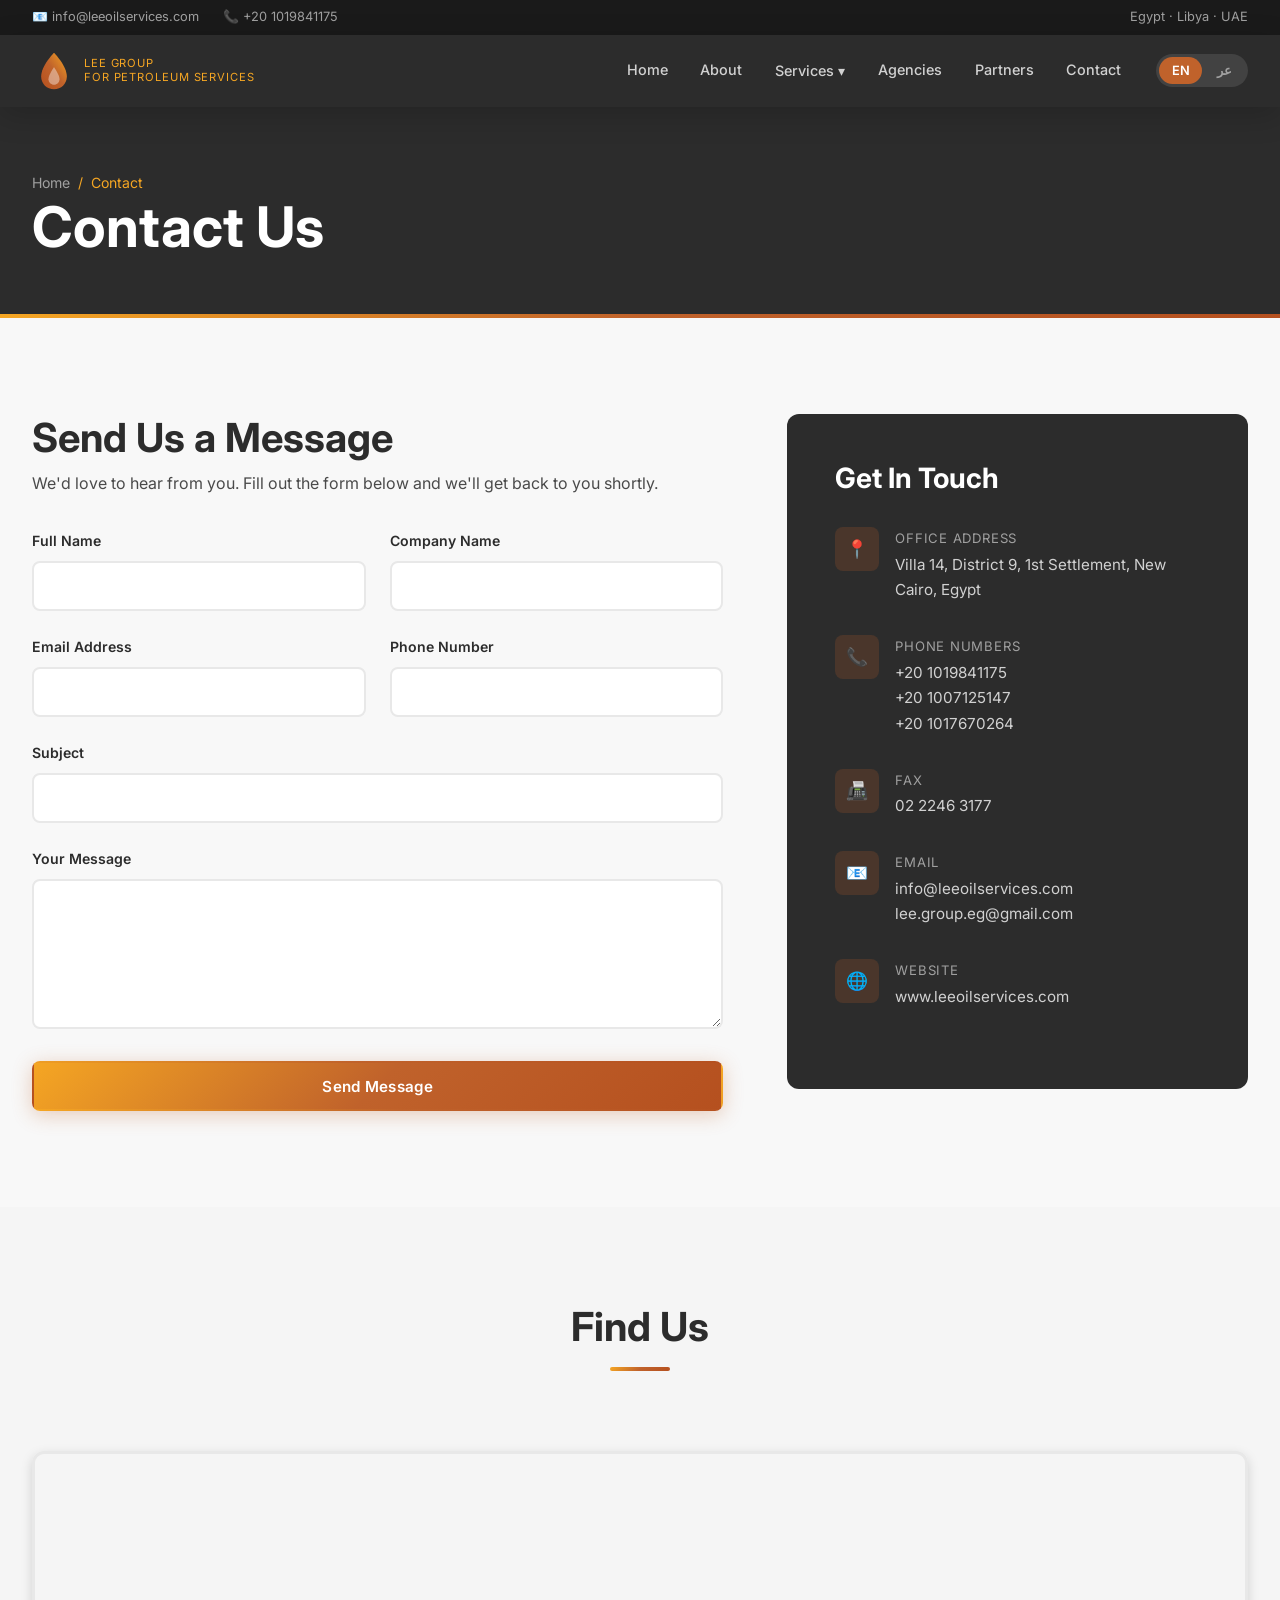
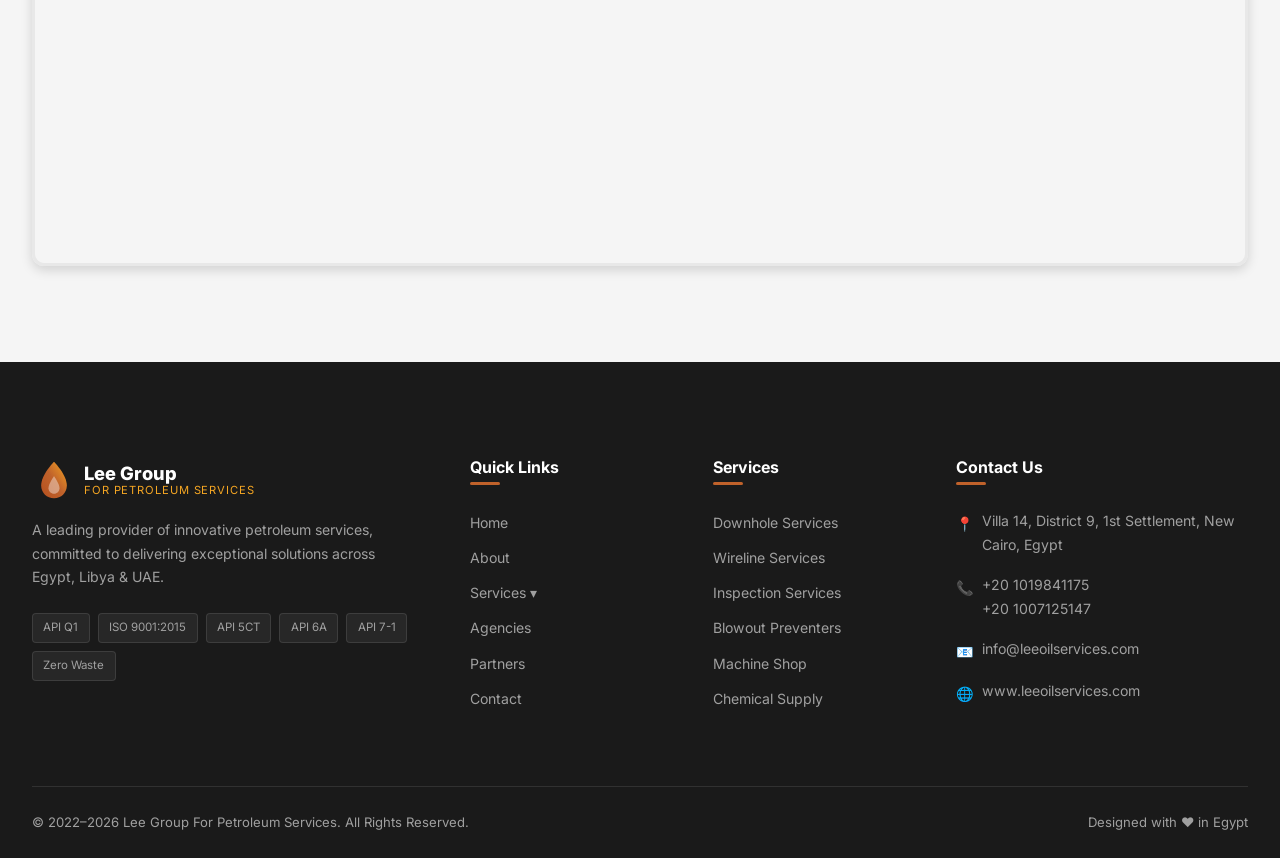
<file: pages/contact.html>
<!DOCTYPE html>
<html lang="en" dir="ltr">

<head>
    <meta charset="UTF-8">
    <meta name="viewport" content="width=device-width, initial-scale=1.0">
    <title>Contact — Lee Group For Petroleum Services</title>
    <meta name="description"
        content="Contact Lee Group For Petroleum Services — Villa 14, District 9, New Cairo, Egypt. Phone: +20 1019841175. Email: info@leeoilservices.com">
    <link rel="stylesheet" href="../css/styles.css">
</head>

<body>
    <div id="header-container"></div>

    <section class="page-header">
        <div class="container">
            <div class="breadcrumb">
                <a href="../index.html" data-i18n="nav.home">Home</a>
                <span class="breadcrumb__sep">/</span>
                <span data-i18n="contact.breadcrumb">Contact</span>
            </div>
            <h1 data-i18n="contact.title">Contact Us</h1>
        </div>
    </section>

    <section class="section">
        <div class="container">
            <div class="two-col two-col--contact">
                <!-- FORM -->
                <div class="fade-in">
                    <h2 data-i18n="contact.form_title" style="margin-bottom:0.5rem;">Send Us a Message</h2>
                    <p data-i18n="contact.form_subtitle" style="margin-bottom:2rem;">We'd love to hear from you. Fill
                        out the form below and we'll get back to you shortly.</p>
                    <form class="contact-form" id="contact-form">
                        <div class="form-group">
                            <label data-i18n="contact.field_name">Full Name</label>
                            <input type="text" name="name" required data-i18n-title="contact.field_name">
                        </div>
                        <div class="form-group">
                            <label data-i18n="contact.field_company">Company Name</label>
                            <input type="text" name="company" data-i18n-title="contact.field_company">
                        </div>
                        <div class="form-group">
                            <label data-i18n="contact.field_email">Email Address</label>
                            <input type="email" name="email" required data-i18n-title="contact.field_email">
                        </div>
                        <div class="form-group">
                            <label data-i18n="contact.field_phone">Phone Number</label>
                            <input type="tel" name="phone" data-i18n-title="contact.field_phone">
                        </div>
                        <div class="form-group form-group--full">
                            <label data-i18n="contact.field_subject">Subject</label>
                            <input type="text" name="subject" required data-i18n-title="contact.field_subject">
                        </div>
                        <div class="form-group form-group--full">
                            <label data-i18n="contact.field_message">Your Message</label>
                            <textarea name="message" required data-i18n-title="contact.field_message"></textarea>
                        </div>
                        <div class="form-group form-group--full">
                            <button type="submit" class="btn btn--primary" style="width:100%;"
                                data-i18n="contact.btn_send">Send Message</button>
                        </div>
                    </form>
                </div>

                <!-- INFO -->
                <div class="fade-in-right">
                    <div class="contact-info">
                        <h3 data-i18n="contact.info_title" style="color:#fff;margin-bottom:2rem;">Get In Touch</h3>

                        <div class="contact-info__item">
                            <div class="contact-info__icon">📍</div>
                            <div>
                                <div class="contact-info__label" data-i18n="contact.address_label">Office Address</div>
                                <div class="contact-info__value" data-i18n="contact.address_value">Villa 14, District 9,
                                    1st Settlement, New Cairo, Egypt</div>
                            </div>
                        </div>

                        <div class="contact-info__item">
                            <div class="contact-info__icon">📞</div>
                            <div>
                                <div class="contact-info__label" data-i18n="contact.phone_label">Phone Numbers</div>
                                <div class="contact-info__value">
                                    <a href="tel:+201019841175">+20 1019841175</a><br>
                                    <a href="tel:+201007125147">+20 1007125147</a><br>
                                    <a href="tel:+201017670264">+20 1017670264</a>
                                </div>
                            </div>
                        </div>

                        <div class="contact-info__item">
                            <div class="contact-info__icon">📠</div>
                            <div>
                                <div class="contact-info__label" data-i18n="contact.fax_label">Fax</div>
                                <div class="contact-info__value">02 2246 3177</div>
                            </div>
                        </div>

                        <div class="contact-info__item">
                            <div class="contact-info__icon">📧</div>
                            <div>
                                <div class="contact-info__label" data-i18n="contact.email_label">Email</div>
                                <div class="contact-info__value">
                                    <a href="mailto:info@leeoilservices.com">info@leeoilservices.com</a><br>
                                    <a href="mailto:lee.group.eg@gmail.com">lee.group.eg@gmail.com</a>
                                </div>
                            </div>
                        </div>

                        <div class="contact-info__item">
                            <div class="contact-info__icon">🌐</div>
                            <div>
                                <div class="contact-info__label" data-i18n="contact.website_label">Website</div>
                                <div class="contact-info__value"><a href="https://www.leeoilservices.com"
                                        target="_blank">www.leeoilservices.com</a></div>
                            </div>
                        </div>
                    </div>
                </div>
            </div>
        </div>
    </section>

    <!-- MAP -->
    <section class="section section--gray">
        <div class="container">
            <div class="section-header fade-in">
                <h2 data-i18n="contact.map_title">Find Us</h2>
            </div>
            <div class="map-container fade-in">
                <iframe
                    src="https://www.google.com/maps/embed?pb=!1m18!1m12!1m3!1d3454.234!2d31.4!3d30.03!2m3!1f0!2f0!3f0!3m2!1i1024!2i768!4f13.1!3m3!1m2!1s0x0%3A0x0!2sNew+Cairo!5e0!3m2!1sen!2seg!4v1234567890"
                    allowfullscreen="" loading="lazy" referrerpolicy="no-referrer-when-downgrade"
                    title="Lee Group Office Location"></iframe>
            </div>
        </div>
    </section>

    <div id="footer-container"></div>
    <script src="../js/main.js"></script>
</body>

</html>
</file>
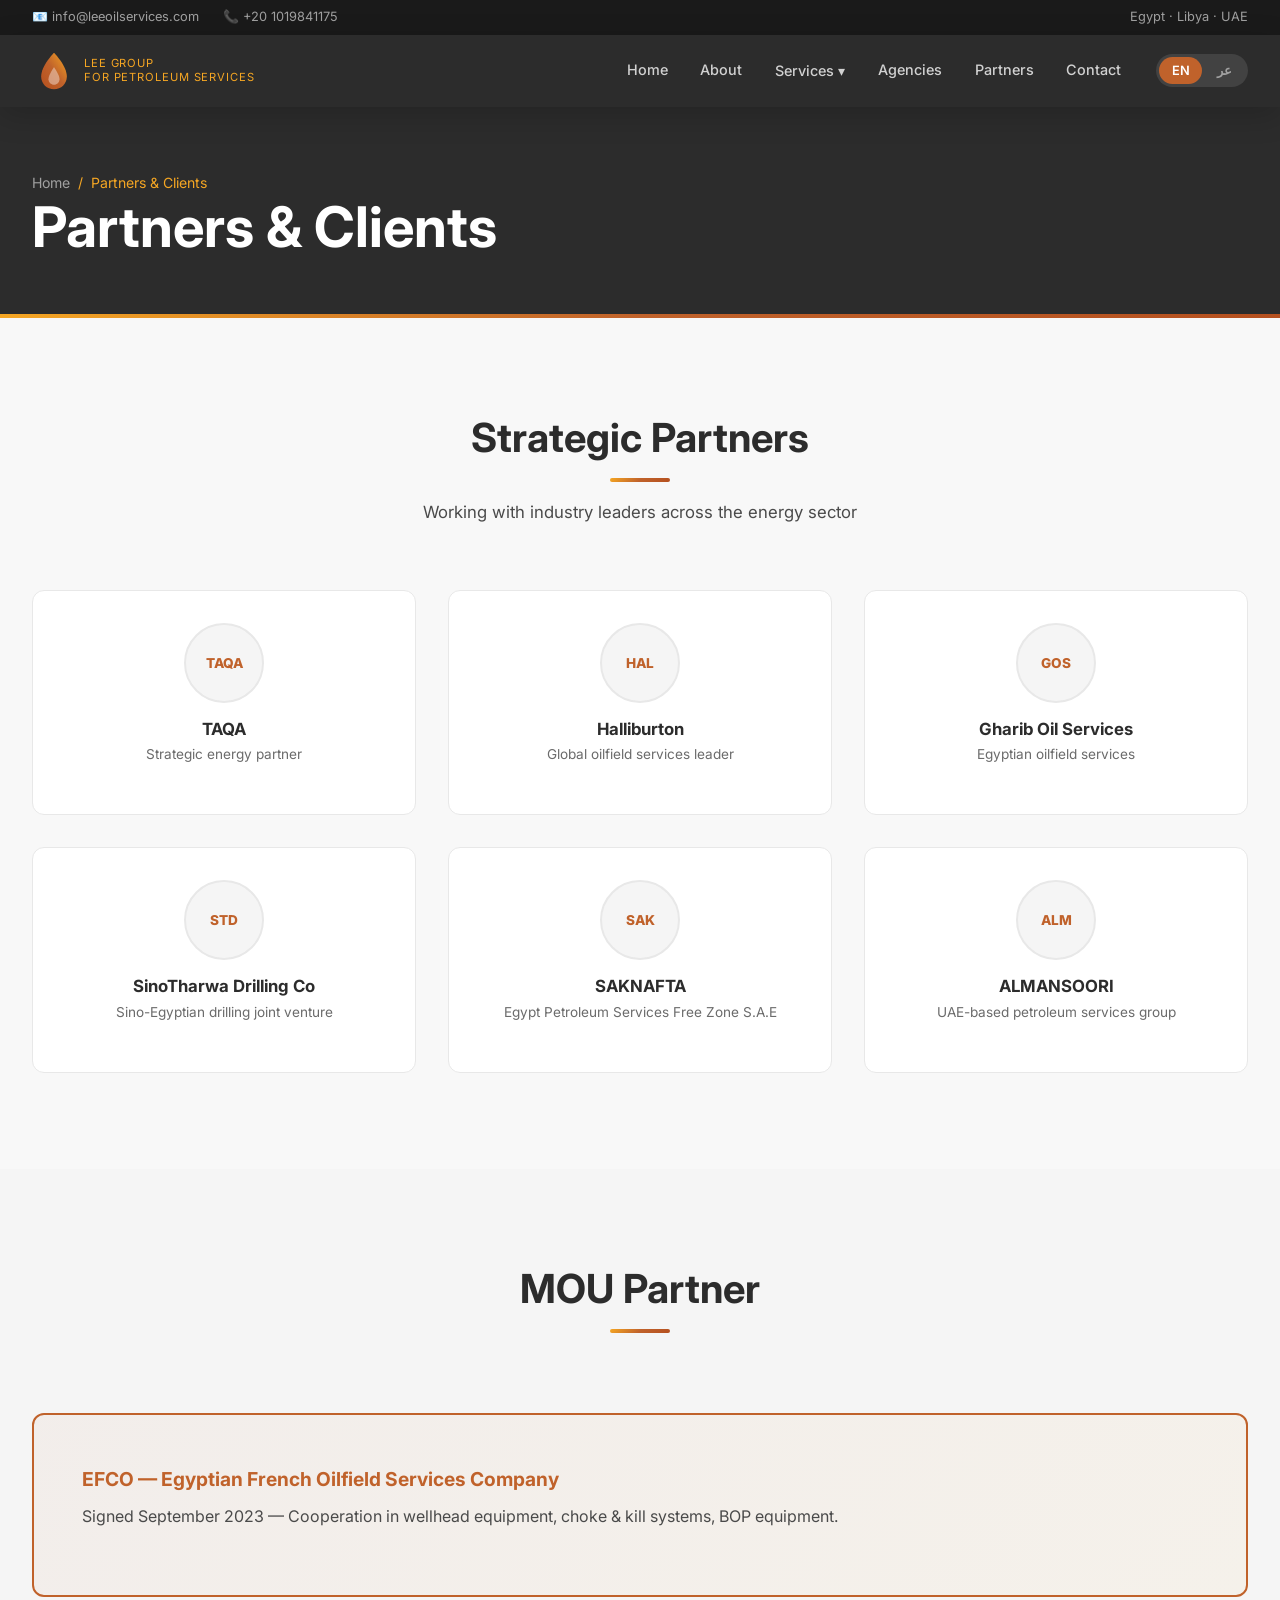
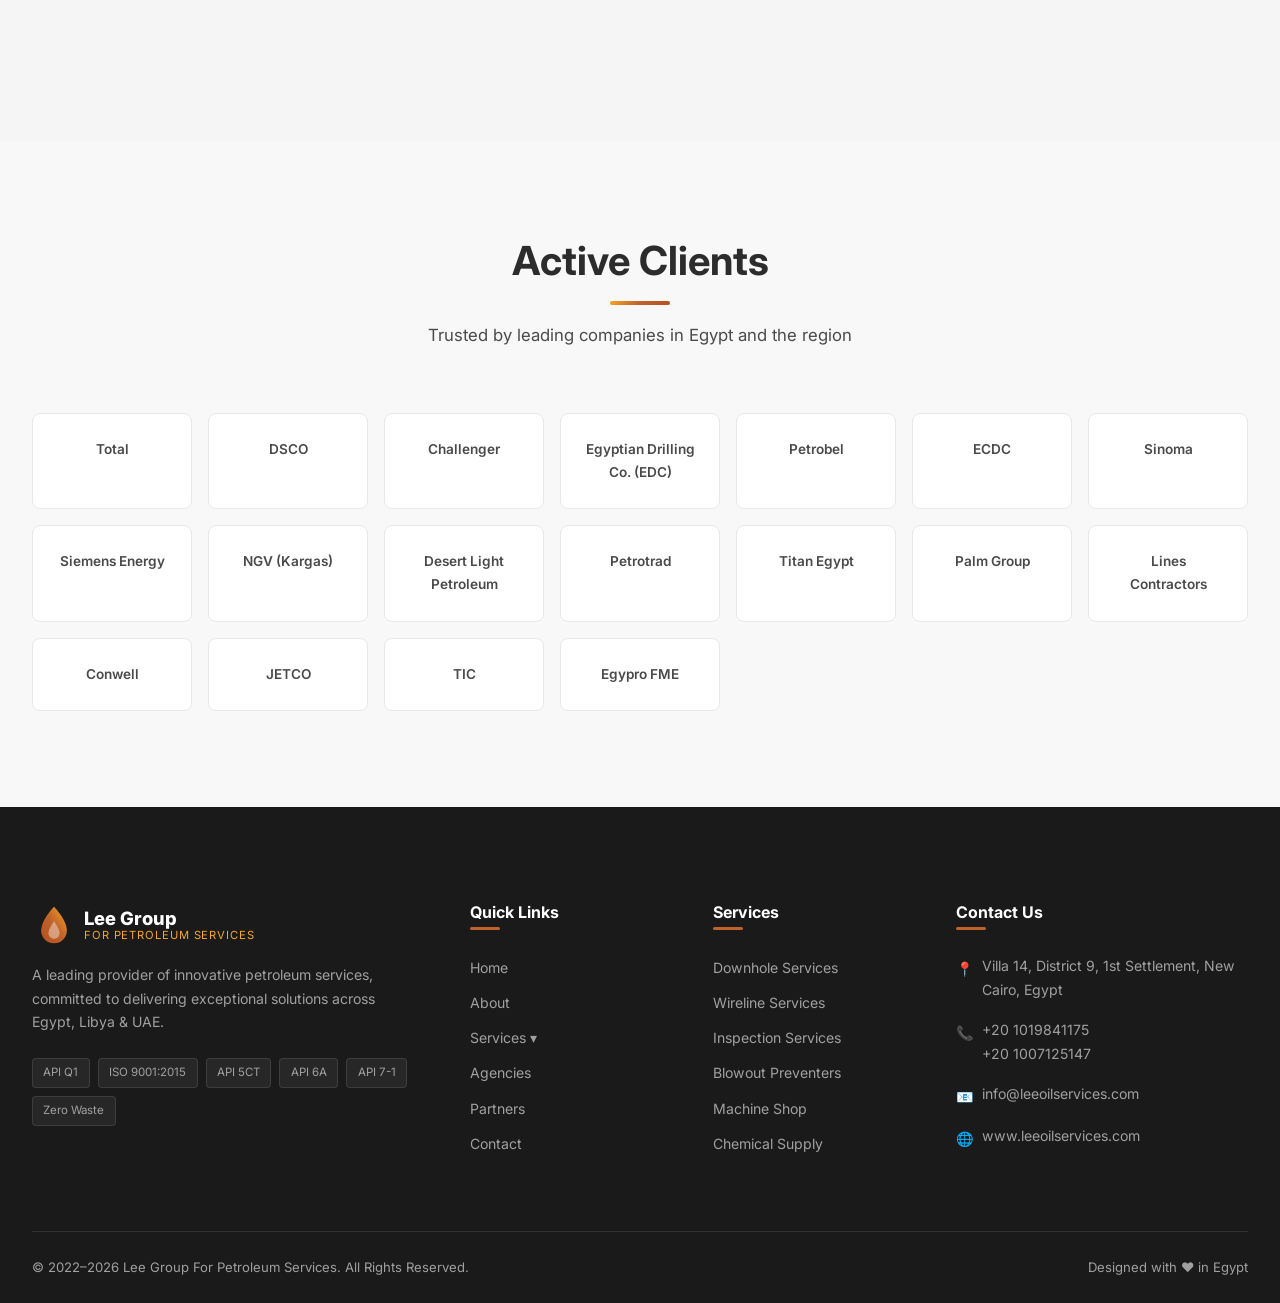
<file: pages/partners.html>
<!DOCTYPE html>
<html lang="en" dir="ltr">

<head>
    <meta charset="UTF-8">
    <meta name="viewport" content="width=device-width, initial-scale=1.0">
    <title>Partners & Clients — Lee Group For Petroleum Services</title>
    <meta name="description"
        content="Strategic partners and clients of Lee Group For Petroleum Services including TAQA, Halliburton, Total, Petrobel, and more.">
    <link rel="stylesheet" href="../css/styles.css">
</head>

<body>
    <div id="header-container"></div>

    <section class="page-header">
        <div class="container">
            <div class="breadcrumb">
                <a href="../index.html" data-i18n="nav.home">Home</a>
                <span class="breadcrumb__sep">/</span>
                <span data-i18n="partners.breadcrumb">Partners & Clients</span>
            </div>
            <h1 data-i18n="partners.title">Partners & Clients</h1>
        </div>
    </section>

    <!-- STRATEGIC PARTNERS -->
    <section class="section">
        <div class="container">
            <div class="section-header fade-in">
                <h2 data-i18n="partners.strategic_title">Strategic Partners</h2>
                <p data-i18n="partners.strategic_subtitle">Working with industry leaders across the energy sector</p>
            </div>
            <div class="partners-grid">
                <div class="partner-card fade-in">
                    <div class="partner-card__logo">TAQA</div>
                    <h3 class="partner-card__name">TAQA</h3>
                    <p class="partner-card__desc">Strategic energy partner</p>
                </div>
                <div class="partner-card fade-in">
                    <div class="partner-card__logo">HAL</div>
                    <h3 class="partner-card__name">Halliburton</h3>
                    <p class="partner-card__desc">Global oilfield services leader</p>
                </div>
                <div class="partner-card fade-in">
                    <div class="partner-card__logo">GOS</div>
                    <h3 class="partner-card__name">Gharib Oil Services</h3>
                    <p class="partner-card__desc">Egyptian oilfield services</p>
                </div>
                <div class="partner-card fade-in">
                    <div class="partner-card__logo">STD</div>
                    <h3 class="partner-card__name">SinoTharwa Drilling Co</h3>
                    <p class="partner-card__desc">Sino-Egyptian drilling joint venture</p>
                </div>
                <div class="partner-card fade-in">
                    <div class="partner-card__logo">SAK</div>
                    <h3 class="partner-card__name">SAKNAFTA</h3>
                    <p class="partner-card__desc">Egypt Petroleum Services Free Zone S.A.E</p>
                </div>
                <div class="partner-card fade-in">
                    <div class="partner-card__logo">ALM</div>
                    <h3 class="partner-card__name">ALMANSOORI</h3>
                    <p class="partner-card__desc">UAE-based petroleum services group</p>
                </div>
            </div>
        </div>
    </section>

    <!-- MOU PARTNER -->
    <section class="section section--gray">
        <div class="container">
            <div class="section-header fade-in">
                <h2 data-i18n="partners.mou_title">MOU Partner</h2>
            </div>
            <div class="mou-card fade-in">
                <div class="mou-card__title">EFCO — Egyptian French Oilfield Services Company</div>
                <p>Signed September 2023 — Cooperation in wellhead equipment, choke & kill systems, BOP equipment.</p>
            </div>
        </div>
    </section>

    <!-- ACTIVE CLIENTS -->
    <section class="section">
        <div class="container">
            <div class="section-header fade-in">
                <h2 data-i18n="partners.clients_title">Active Clients</h2>
                <p data-i18n="partners.clients_subtitle">Trusted by leading companies in Egypt and the region</p>
            </div>
            <div class="clients-grid fade-in">
                <div class="client-box">Total</div>
                <div class="client-box">DSCO</div>
                <div class="client-box">Challenger</div>
                <div class="client-box">Egyptian Drilling Co. (EDC)</div>
                <div class="client-box">Petrobel</div>
                <div class="client-box">ECDC</div>
                <div class="client-box">Sinoma</div>
                <div class="client-box">Siemens Energy</div>
                <div class="client-box">NGV (Kargas)</div>
                <div class="client-box">Desert Light Petroleum</div>
                <div class="client-box">Petrotrad</div>
                <div class="client-box">Titan Egypt</div>
                <div class="client-box">Palm Group</div>
                <div class="client-box">Lines Contractors</div>
                <div class="client-box">Conwell</div>
                <div class="client-box">JETCO</div>
                <div class="client-box">TIC</div>
                <div class="client-box">Egypro FME</div>
            </div>
        </div>
    </section>

    <div id="footer-container"></div>
    <script src="../js/main.js"></script>
</body>

</html>
</file>
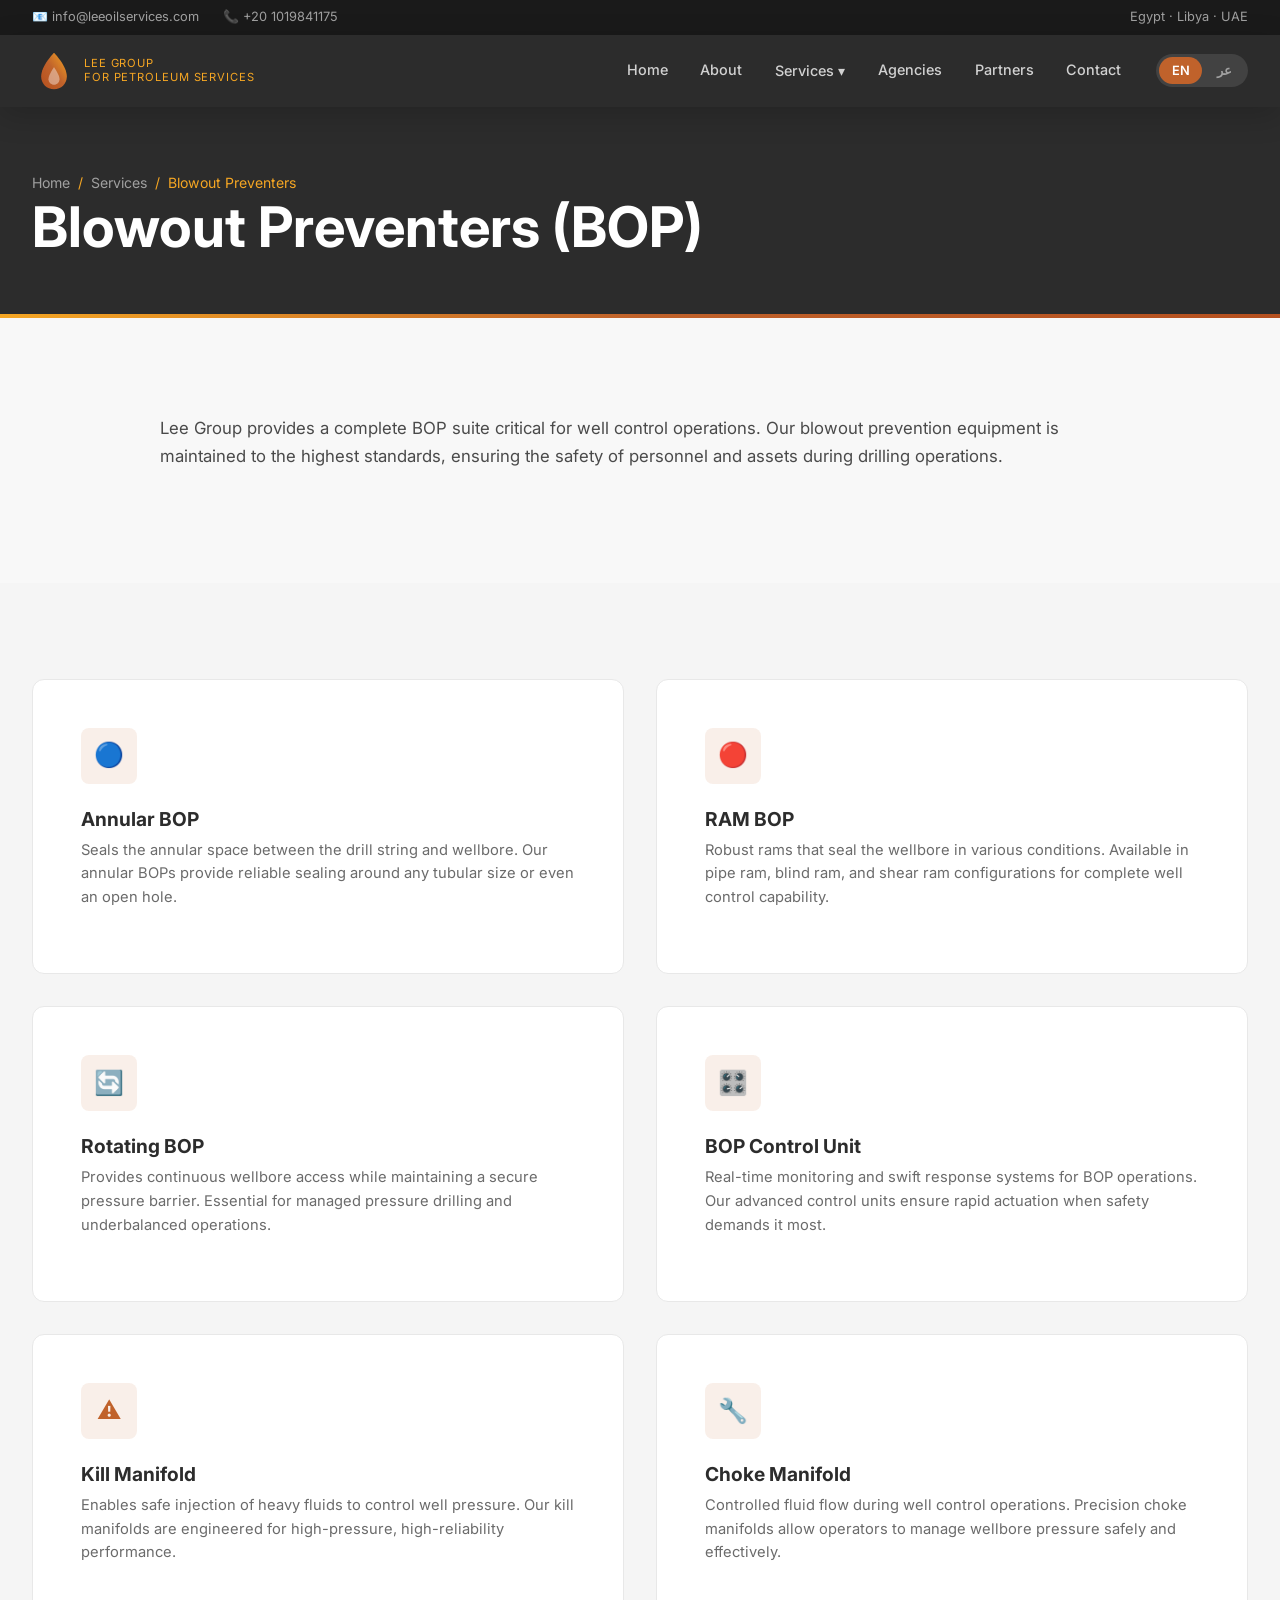
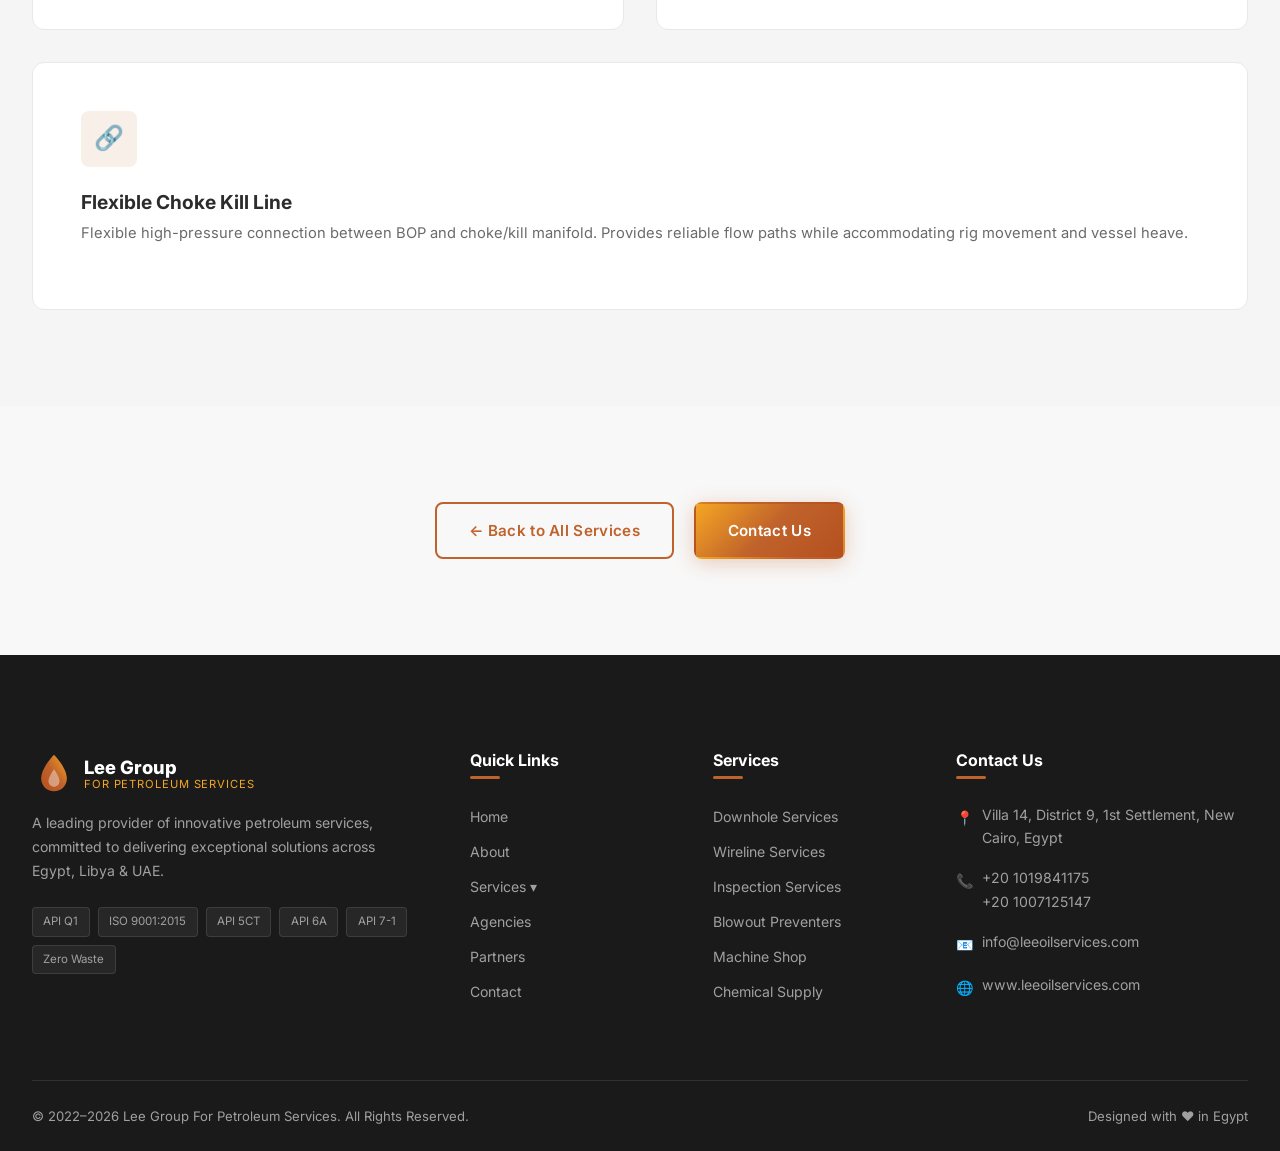
<file: pages/service-bop.html>
<!DOCTYPE html>
<html lang="en" dir="ltr">

<head>
    <meta charset="UTF-8">
    <meta name="viewport" content="width=device-width, initial-scale=1.0">
    <title>Blowout Preventers (BOP) — Lee Group For Petroleum Services</title>
    <meta name="description"
        content="Lee Group BOP Services — annular, RAM, rotating BOP, control units, kill & choke manifolds, flexible lines.">
    <link rel="stylesheet" href="../css/styles.css">
</head>

<body>
    <div id="header-container"></div>

    <section class="page-header">
        <div class="container">
            <div class="breadcrumb">
                <a href="../index.html">Home</a><span class="breadcrumb__sep">/</span>
                <a href="services.html">Services</a><span class="breadcrumb__sep">/</span>
                <span>Blowout Preventers</span>
            </div>
            <h1>Blowout Preventers (BOP)</h1>
        </div>
    </section>

    <section class="section">
        <div class="container">
            <div class="container--narrow" style="margin:0 auto;">
                <p class="fade-in" style="font-size:1.05rem;">Lee Group provides a complete BOP suite critical for well
                    control operations. Our blowout prevention equipment is maintained to the highest standards,
                    ensuring the safety of personnel and assets during drilling operations.</p>
            </div>
        </div>
    </section>

    <section class="section section--gray">
        <div class="container">
            <div class="services-grid" style="grid-template-columns: repeat(2, 1fr);">
                <div class="card fade-in">
                    <div class="card__icon">🔵</div>
                    <h3 class="card__title">Annular BOP</h3>
                    <p class="card__text">Seals the annular space between the drill string and wellbore. Our annular
                        BOPs provide reliable sealing around any tubular size or even an open hole.</p>
                </div>
                <div class="card fade-in">
                    <div class="card__icon">🔴</div>
                    <h3 class="card__title">RAM BOP</h3>
                    <p class="card__text">Robust rams that seal the wellbore in various conditions. Available in pipe
                        ram, blind ram, and shear ram configurations for complete well control capability.</p>
                </div>
                <div class="card fade-in">
                    <div class="card__icon">🔄</div>
                    <h3 class="card__title">Rotating BOP</h3>
                    <p class="card__text">Provides continuous wellbore access while maintaining a secure pressure
                        barrier. Essential for managed pressure drilling and underbalanced operations.</p>
                </div>
                <div class="card fade-in">
                    <div class="card__icon">🎛️</div>
                    <h3 class="card__title">BOP Control Unit</h3>
                    <p class="card__text">Real-time monitoring and swift response systems for BOP operations. Our
                        advanced control units ensure rapid actuation when safety demands it most.</p>
                </div>
                <div class="card fade-in">
                    <div class="card__icon">⚠️</div>
                    <h3 class="card__title">Kill Manifold</h3>
                    <p class="card__text">Enables safe injection of heavy fluids to control well pressure. Our kill
                        manifolds are engineered for high-pressure, high-reliability performance.</p>
                </div>
                <div class="card fade-in">
                    <div class="card__icon">🔧</div>
                    <h3 class="card__title">Choke Manifold</h3>
                    <p class="card__text">Controlled fluid flow during well control operations. Precision choke
                        manifolds allow operators to manage wellbore pressure safely and effectively.</p>
                </div>
                <div class="card fade-in" style="grid-column: 1 / -1;">
                    <div class="card__icon">🔗</div>
                    <h3 class="card__title">Flexible Choke Kill Line</h3>
                    <p class="card__text">Flexible high-pressure connection between BOP and choke/kill manifold.
                        Provides reliable flow paths while accommodating rig movement and vessel heave.</p>
                </div>
            </div>
        </div>
    </section>

    <section class="section">
        <div class="container" style="text-align:center;">
            <a href="services.html" class="btn btn--outline">← Back to All Services</a>
            <a href="contact.html" class="btn btn--primary" style="margin-left:1rem;">Contact Us</a>
        </div>
    </section>

    <div id="footer-container"></div>
    <script src="../js/main.js"></script>
</body>

</html>
</file>
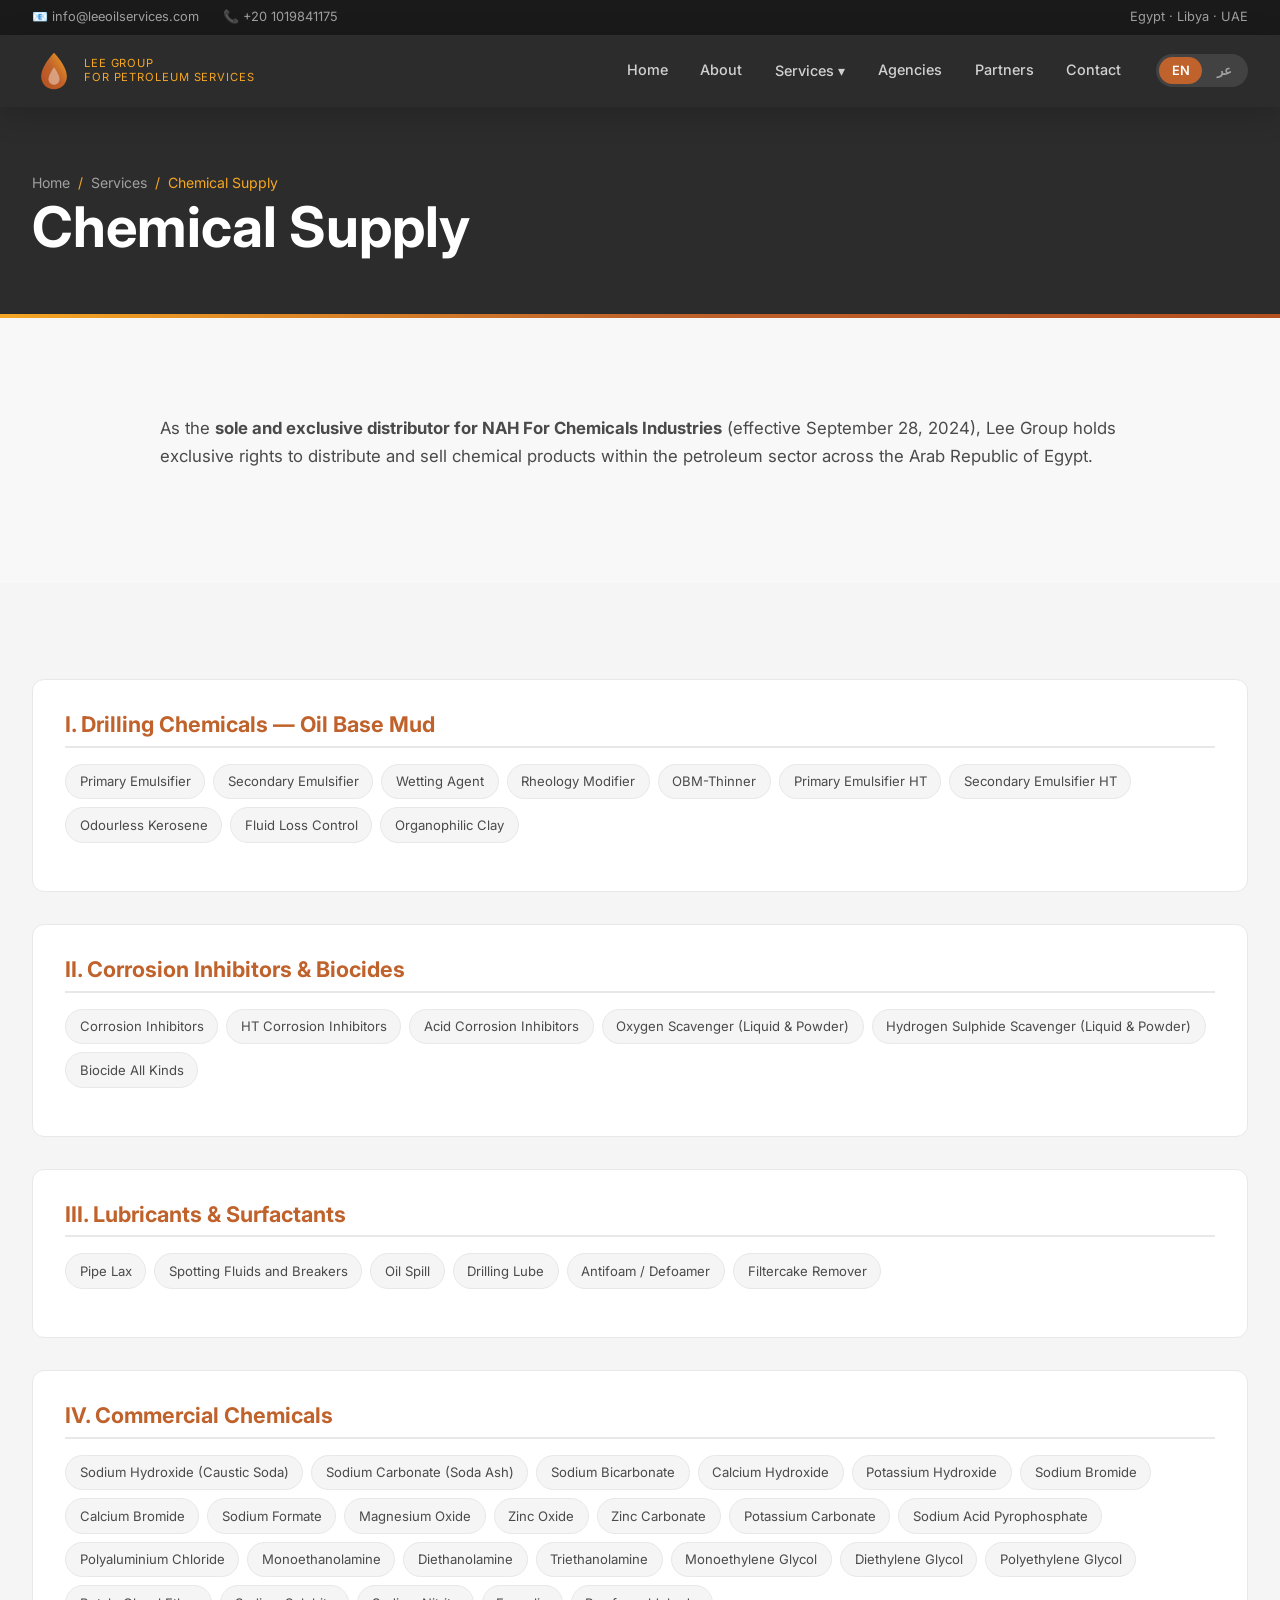
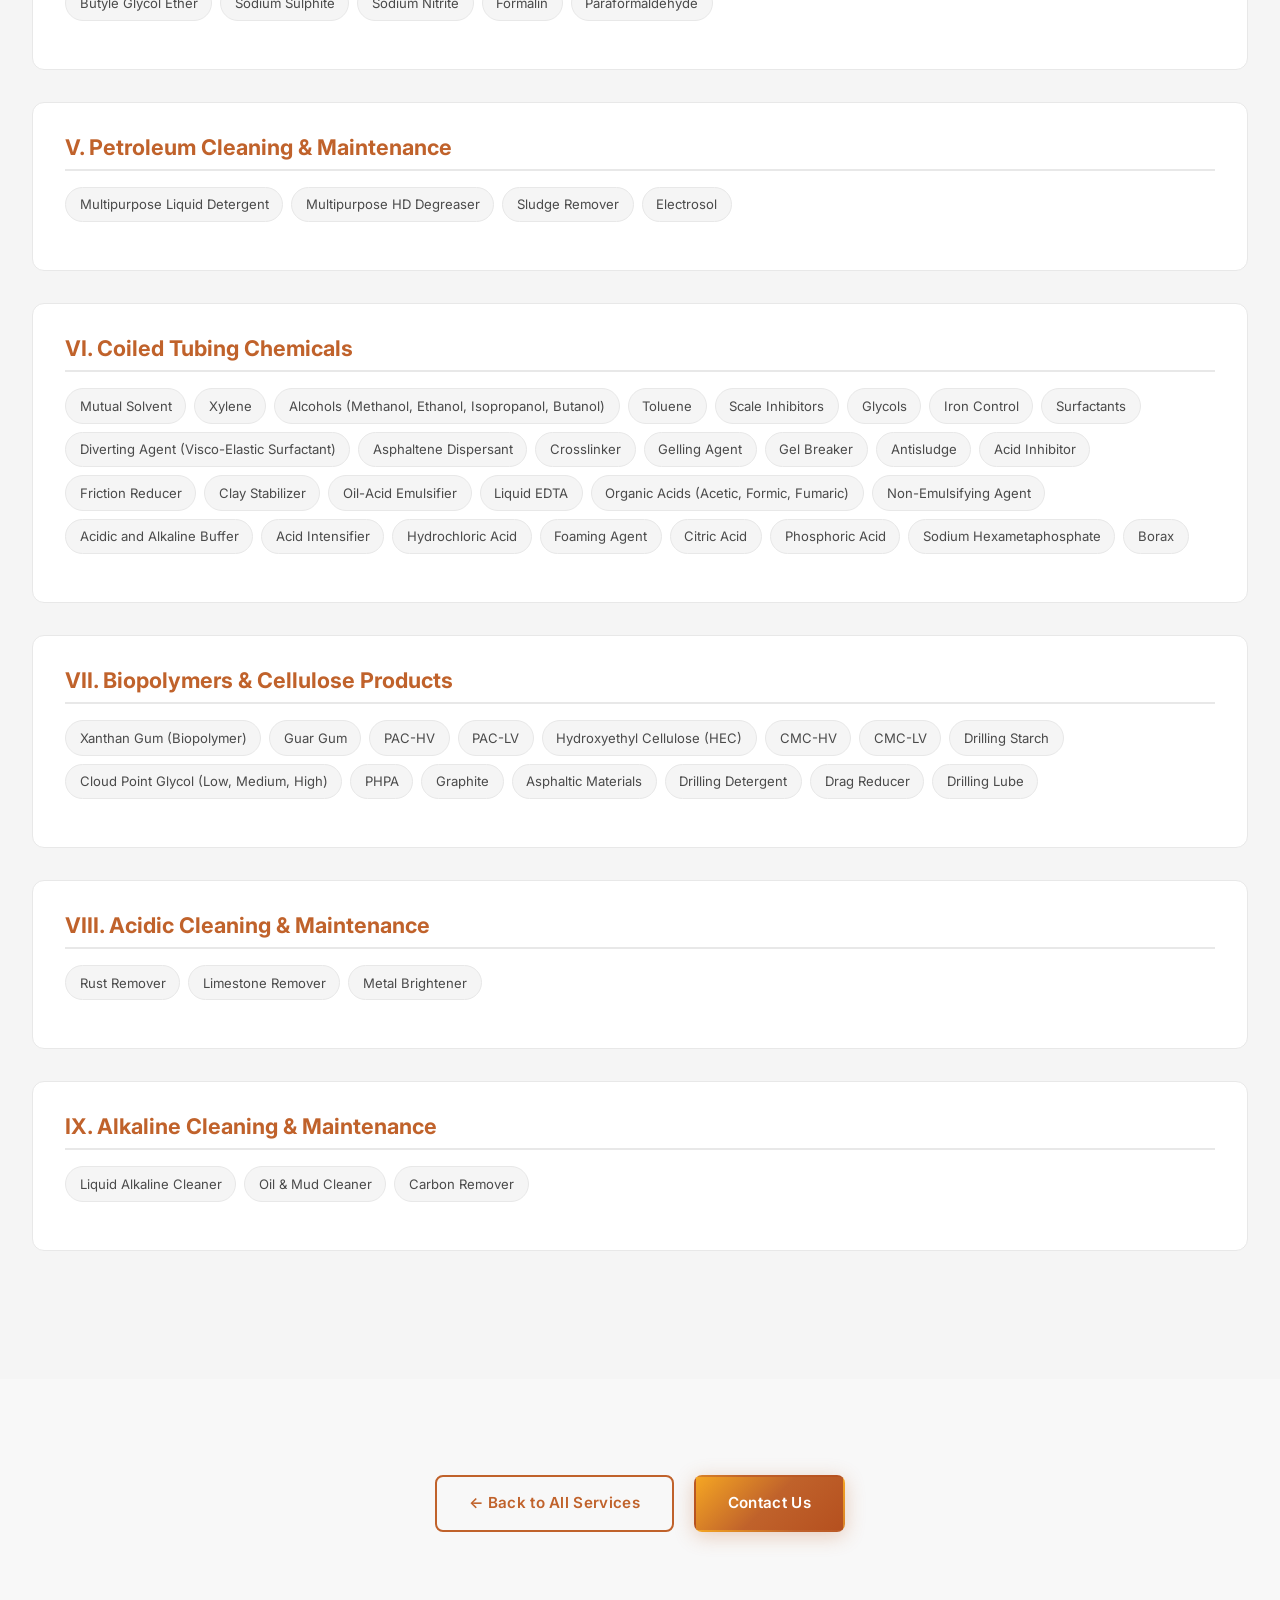
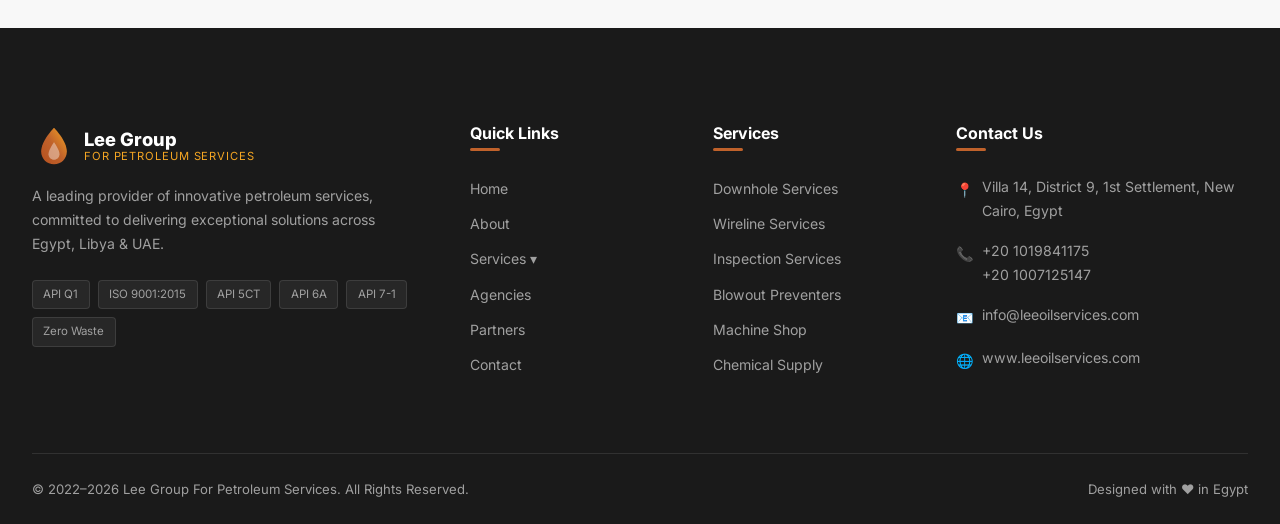
<file: pages/service-chemical.html>
<!DOCTYPE html>
<html lang="en" dir="ltr">

<head>
    <meta charset="UTF-8">
    <meta name="viewport" content="width=device-width, initial-scale=1.0">
    <title>Chemical Supply — Lee Group For Petroleum Services</title>
    <meta name="description"
        content="Lee Group Chemical Supply — exclusive distributor for NAH Chemicals across Egypt's petroleum sector. Drilling chemicals, corrosion inhibitors, biopolymers, and more.">
    <link rel="stylesheet" href="../css/styles.css">
</head>

<body>
    <div id="header-container"></div>

    <section class="page-header">
        <div class="container">
            <div class="breadcrumb">
                <a href="../index.html">Home</a><span class="breadcrumb__sep">/</span>
                <a href="services.html">Services</a><span class="breadcrumb__sep">/</span>
                <span>Chemical Supply</span>
            </div>
            <h1>Chemical Supply</h1>
        </div>
    </section>

    <section class="section">
        <div class="container">
            <div class="container--narrow" style="margin:0 auto;">
                <p class="fade-in" style="font-size:1.05rem;">As the <strong>sole and exclusive distributor for NAH For
                        Chemicals Industries</strong> (effective September 28, 2024), Lee Group holds exclusive rights
                    to distribute and sell chemical products within the petroleum sector across the Arab Republic of
                    Egypt.</p>
            </div>
        </div>
    </section>

    <section class="section section--gray">
        <div class="container">
            <!-- I. Drilling Chemicals -->
            <div class="chemical-category fade-in">
                <h4>I. Drilling Chemicals — Oil Base Mud</h4>
                <div class="product-list">
                    <span class="product-tag">Primary Emulsifier</span>
                    <span class="product-tag">Secondary Emulsifier</span>
                    <span class="product-tag">Wetting Agent</span>
                    <span class="product-tag">Rheology Modifier</span>
                    <span class="product-tag">OBM-Thinner</span>
                    <span class="product-tag">Primary Emulsifier HT</span>
                    <span class="product-tag">Secondary Emulsifier HT</span>
                    <span class="product-tag">Odourless Kerosene</span>
                    <span class="product-tag">Fluid Loss Control</span>
                    <span class="product-tag">Organophilic Clay</span>
                </div>
            </div>

            <!-- II. Corrosion Inhibitors & Biocides -->
            <div class="chemical-category fade-in">
                <h4>II. Corrosion Inhibitors & Biocides</h4>
                <div class="product-list">
                    <span class="product-tag">Corrosion Inhibitors</span>
                    <span class="product-tag">HT Corrosion Inhibitors</span>
                    <span class="product-tag">Acid Corrosion Inhibitors</span>
                    <span class="product-tag">Oxygen Scavenger (Liquid & Powder)</span>
                    <span class="product-tag">Hydrogen Sulphide Scavenger (Liquid & Powder)</span>
                    <span class="product-tag">Biocide All Kinds</span>
                </div>
            </div>

            <!-- III. Lubricants & Surfactants -->
            <div class="chemical-category fade-in">
                <h4>III. Lubricants & Surfactants</h4>
                <div class="product-list">
                    <span class="product-tag">Pipe Lax</span>
                    <span class="product-tag">Spotting Fluids and Breakers</span>
                    <span class="product-tag">Oil Spill</span>
                    <span class="product-tag">Drilling Lube</span>
                    <span class="product-tag">Antifoam / Defoamer</span>
                    <span class="product-tag">Filtercake Remover</span>
                </div>
            </div>

            <!-- IV. Commercial Chemicals -->
            <div class="chemical-category fade-in">
                <h4>IV. Commercial Chemicals</h4>
                <div class="product-list">
                    <span class="product-tag">Sodium Hydroxide (Caustic Soda)</span>
                    <span class="product-tag">Sodium Carbonate (Soda Ash)</span>
                    <span class="product-tag">Sodium Bicarbonate</span>
                    <span class="product-tag">Calcium Hydroxide</span>
                    <span class="product-tag">Potassium Hydroxide</span>
                    <span class="product-tag">Sodium Bromide</span>
                    <span class="product-tag">Calcium Bromide</span>
                    <span class="product-tag">Sodium Formate</span>
                    <span class="product-tag">Magnesium Oxide</span>
                    <span class="product-tag">Zinc Oxide</span>
                    <span class="product-tag">Zinc Carbonate</span>
                    <span class="product-tag">Potassium Carbonate</span>
                    <span class="product-tag">Sodium Acid Pyrophosphate</span>
                    <span class="product-tag">Polyaluminium Chloride</span>
                    <span class="product-tag">Monoethanolamine</span>
                    <span class="product-tag">Diethanolamine</span>
                    <span class="product-tag">Triethanolamine</span>
                    <span class="product-tag">Monoethylene Glycol</span>
                    <span class="product-tag">Diethylene Glycol</span>
                    <span class="product-tag">Polyethylene Glycol</span>
                    <span class="product-tag">Butyle Glycol Ether</span>
                    <span class="product-tag">Sodium Sulphite</span>
                    <span class="product-tag">Sodium Nitrite</span>
                    <span class="product-tag">Formalin</span>
                    <span class="product-tag">Paraformaldehyde</span>
                </div>
            </div>

            <!-- V. Petroleum Cleaning -->
            <div class="chemical-category fade-in">
                <h4>V. Petroleum Cleaning & Maintenance</h4>
                <div class="product-list">
                    <span class="product-tag">Multipurpose Liquid Detergent</span>
                    <span class="product-tag">Multipurpose HD Degreaser</span>
                    <span class="product-tag">Sludge Remover</span>
                    <span class="product-tag">Electrosol</span>
                </div>
            </div>

            <!-- VI. Coiled Tubing Chemicals -->
            <div class="chemical-category fade-in">
                <h4>VI. Coiled Tubing Chemicals</h4>
                <div class="product-list">
                    <span class="product-tag">Mutual Solvent</span>
                    <span class="product-tag">Xylene</span>
                    <span class="product-tag">Alcohols (Methanol, Ethanol, Isopropanol, Butanol)</span>
                    <span class="product-tag">Toluene</span>
                    <span class="product-tag">Scale Inhibitors</span>
                    <span class="product-tag">Glycols</span>
                    <span class="product-tag">Iron Control</span>
                    <span class="product-tag">Surfactants</span>
                    <span class="product-tag">Diverting Agent (Visco-Elastic Surfactant)</span>
                    <span class="product-tag">Asphaltene Dispersant</span>
                    <span class="product-tag">Crosslinker</span>
                    <span class="product-tag">Gelling Agent</span>
                    <span class="product-tag">Gel Breaker</span>
                    <span class="product-tag">Antisludge</span>
                    <span class="product-tag">Acid Inhibitor</span>
                    <span class="product-tag">Friction Reducer</span>
                    <span class="product-tag">Clay Stabilizer</span>
                    <span class="product-tag">Oil-Acid Emulsifier</span>
                    <span class="product-tag">Liquid EDTA</span>
                    <span class="product-tag">Organic Acids (Acetic, Formic, Fumaric)</span>
                    <span class="product-tag">Non-Emulsifying Agent</span>
                    <span class="product-tag">Acidic and Alkaline Buffer</span>
                    <span class="product-tag">Acid Intensifier</span>
                    <span class="product-tag">Hydrochloric Acid</span>
                    <span class="product-tag">Foaming Agent</span>
                    <span class="product-tag">Citric Acid</span>
                    <span class="product-tag">Phosphoric Acid</span>
                    <span class="product-tag">Sodium Hexametaphosphate</span>
                    <span class="product-tag">Borax</span>
                </div>
            </div>

            <!-- VII. Biopolymers & Cellulose -->
            <div class="chemical-category fade-in">
                <h4>VII. Biopolymers & Cellulose Products</h4>
                <div class="product-list">
                    <span class="product-tag">Xanthan Gum (Biopolymer)</span>
                    <span class="product-tag">Guar Gum</span>
                    <span class="product-tag">PAC-HV</span>
                    <span class="product-tag">PAC-LV</span>
                    <span class="product-tag">Hydroxyethyl Cellulose (HEC)</span>
                    <span class="product-tag">CMC-HV</span>
                    <span class="product-tag">CMC-LV</span>
                    <span class="product-tag">Drilling Starch</span>
                    <span class="product-tag">Cloud Point Glycol (Low, Medium, High)</span>
                    <span class="product-tag">PHPA</span>
                    <span class="product-tag">Graphite</span>
                    <span class="product-tag">Asphaltic Materials</span>
                    <span class="product-tag">Drilling Detergent</span>
                    <span class="product-tag">Drag Reducer</span>
                    <span class="product-tag">Drilling Lube</span>
                </div>
            </div>

            <!-- VIII. Acidic Cleaning -->
            <div class="chemical-category fade-in">
                <h4>VIII. Acidic Cleaning & Maintenance</h4>
                <div class="product-list">
                    <span class="product-tag">Rust Remover</span>
                    <span class="product-tag">Limestone Remover</span>
                    <span class="product-tag">Metal Brightener</span>
                </div>
            </div>

            <!-- IX. Alkaline Cleaning -->
            <div class="chemical-category fade-in">
                <h4>IX. Alkaline Cleaning & Maintenance</h4>
                <div class="product-list">
                    <span class="product-tag">Liquid Alkaline Cleaner</span>
                    <span class="product-tag">Oil & Mud Cleaner</span>
                    <span class="product-tag">Carbon Remover</span>
                </div>
            </div>
        </div>
    </section>

    <section class="section">
        <div class="container" style="text-align:center;">
            <a href="services.html" class="btn btn--outline">← Back to All Services</a>
            <a href="contact.html" class="btn btn--primary" style="margin-left:1rem;">Contact Us</a>
        </div>
    </section>

    <div id="footer-container"></div>
    <script src="../js/main.js"></script>
</body>

</html>
</file>
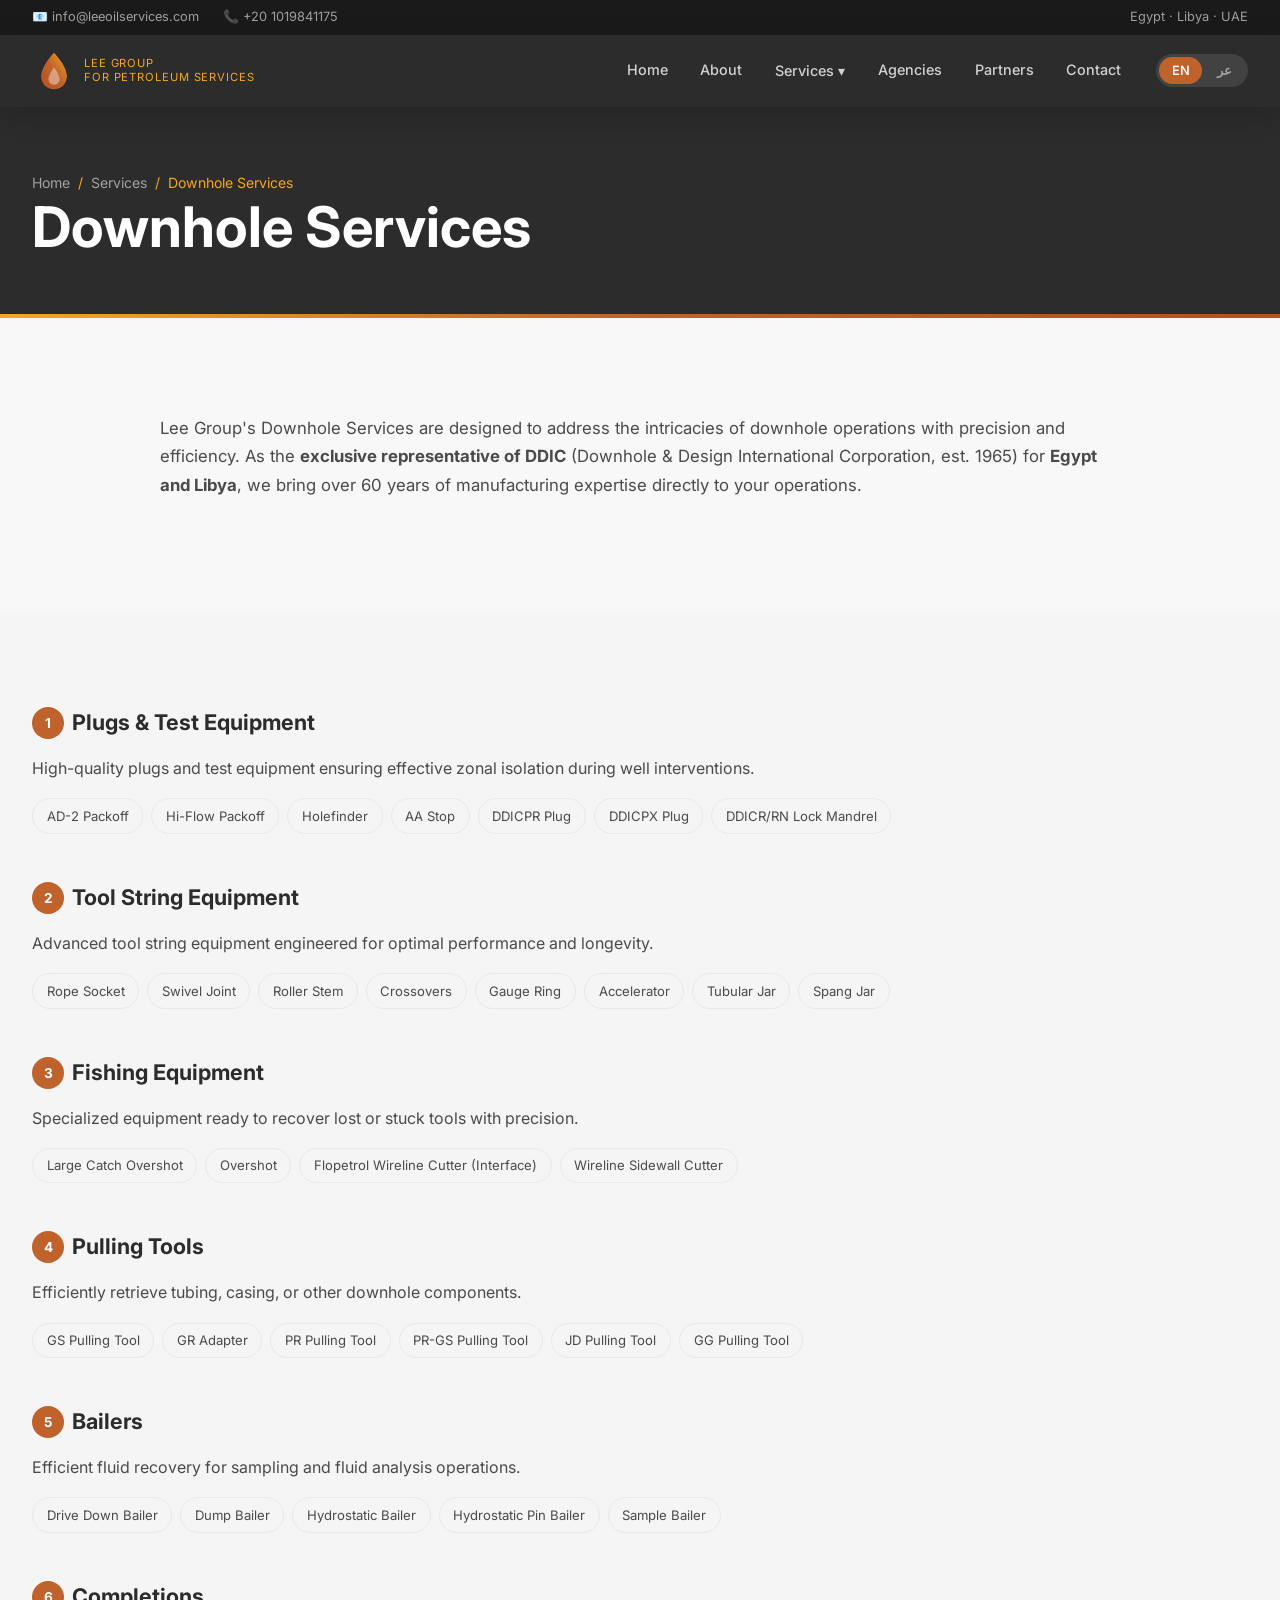
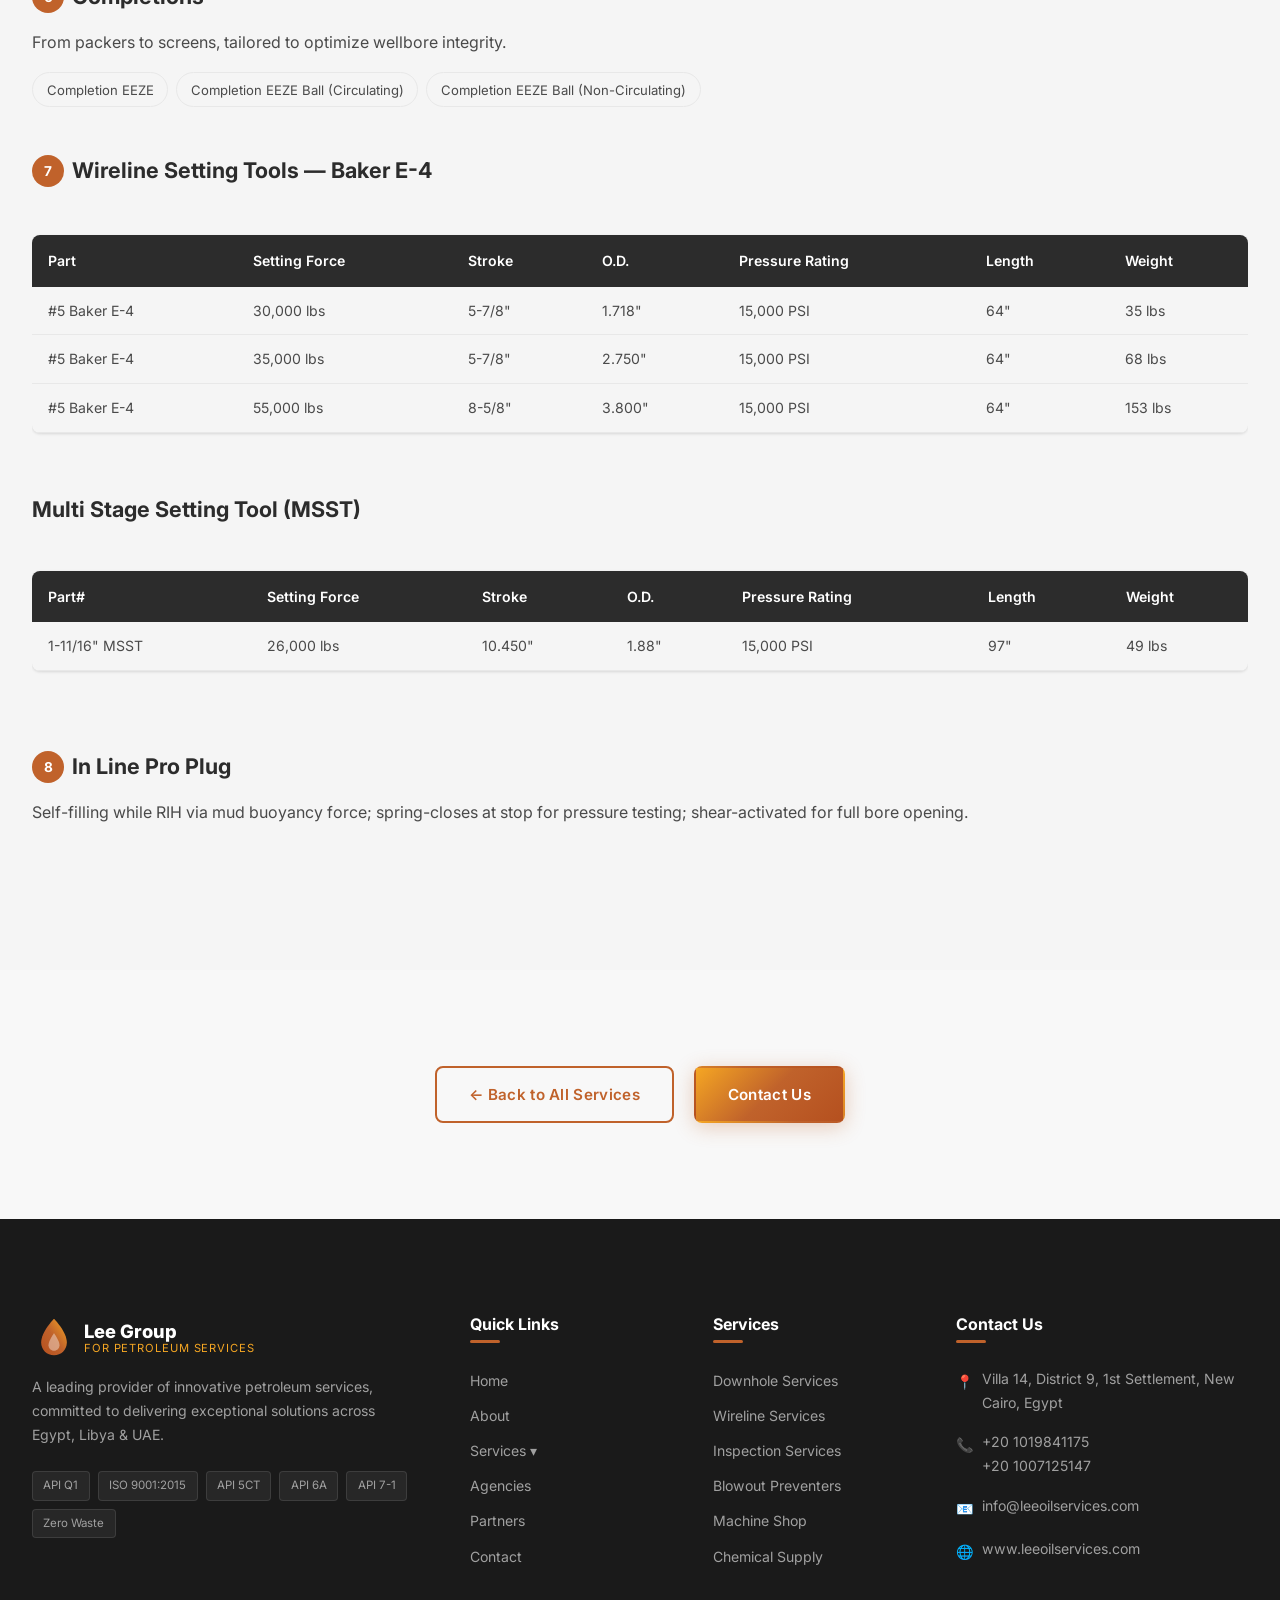
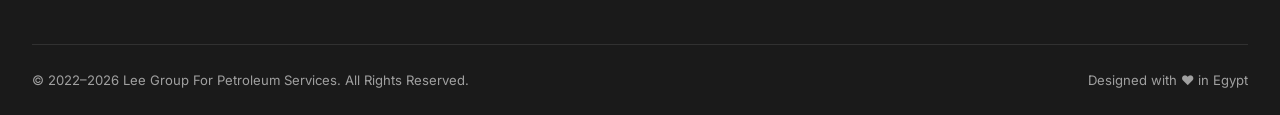
<file: pages/service-downhole.html>
<!DOCTYPE html>
<html lang="en" dir="ltr">

<head>
    <meta charset="UTF-8">
    <meta name="viewport" content="width=device-width, initial-scale=1.0">
    <title>Downhole Services — Lee Group For Petroleum Services</title>
    <meta name="description"
        content="Lee Group Downhole Services — plugs, test equipment, tool strings, fishing tools, bailers, completions, wireline setting tools via exclusive DDIC partnership.">
    <link rel="stylesheet" href="../css/styles.css">
</head>

<body>
    <div id="header-container"></div>

    <section class="page-header">
        <div class="container">
            <div class="breadcrumb">
                <a href="../index.html">Home</a>
                <span class="breadcrumb__sep">/</span>
                <a href="services.html">Services</a>
                <span class="breadcrumb__sep">/</span>
                <span>Downhole Services</span>
            </div>
            <h1>Downhole Services</h1>
        </div>
    </section>

    <section class="section">
        <div class="container">
            <div class="container--narrow" style="margin:0 auto;">
                <p class="fade-in" style="font-size:1.05rem;">Lee Group's Downhole Services are designed to address the
                    intricacies of downhole operations with precision and efficiency. As the <strong>exclusive
                        representative of DDIC</strong> (Downhole & Design International Corporation, est. 1965) for
                    <strong>Egypt and Libya</strong>, we bring over 60 years of manufacturing expertise directly to your
                    operations.</p>
            </div>
        </div>
    </section>

    <section class="section section--gray">
        <div class="container">
            <!-- 1. Plugs & Test Equipment -->
            <div class="service-detail fade-in">
                <h4><span class="service-detail__number">1</span> Plugs & Test Equipment</h4>
                <p>High-quality plugs and test equipment ensuring effective zonal isolation during well interventions.
                </p>
                <div class="product-list">
                    <span class="product-tag">AD-2 Packoff</span>
                    <span class="product-tag">Hi-Flow Packoff</span>
                    <span class="product-tag">Holefinder</span>
                    <span class="product-tag">AA Stop</span>
                    <span class="product-tag">DDICPR Plug</span>
                    <span class="product-tag">DDICPX Plug</span>
                    <span class="product-tag">DDICR/RN Lock Mandrel</span>
                </div>
            </div>

            <!-- 2. Tool String Equipment -->
            <div class="service-detail fade-in">
                <h4><span class="service-detail__number">2</span> Tool String Equipment</h4>
                <p>Advanced tool string equipment engineered for optimal performance and longevity.</p>
                <div class="product-list">
                    <span class="product-tag">Rope Socket</span>
                    <span class="product-tag">Swivel Joint</span>
                    <span class="product-tag">Roller Stem</span>
                    <span class="product-tag">Crossovers</span>
                    <span class="product-tag">Gauge Ring</span>
                    <span class="product-tag">Accelerator</span>
                    <span class="product-tag">Tubular Jar</span>
                    <span class="product-tag">Spang Jar</span>
                </div>
            </div>

            <!-- 3. Fishing Equipment -->
            <div class="service-detail fade-in">
                <h4><span class="service-detail__number">3</span> Fishing Equipment</h4>
                <p>Specialized equipment ready to recover lost or stuck tools with precision.</p>
                <div class="product-list">
                    <span class="product-tag">Large Catch Overshot</span>
                    <span class="product-tag">Overshot</span>
                    <span class="product-tag">Flopetrol Wireline Cutter (Interface)</span>
                    <span class="product-tag">Wireline Sidewall Cutter</span>
                </div>
            </div>

            <!-- 4. Pulling Tools -->
            <div class="service-detail fade-in">
                <h4><span class="service-detail__number">4</span> Pulling Tools</h4>
                <p>Efficiently retrieve tubing, casing, or other downhole components.</p>
                <div class="product-list">
                    <span class="product-tag">GS Pulling Tool</span>
                    <span class="product-tag">GR Adapter</span>
                    <span class="product-tag">PR Pulling Tool</span>
                    <span class="product-tag">PR-GS Pulling Tool</span>
                    <span class="product-tag">JD Pulling Tool</span>
                    <span class="product-tag">GG Pulling Tool</span>
                </div>
            </div>

            <!-- 5. Bailers -->
            <div class="service-detail fade-in">
                <h4><span class="service-detail__number">5</span> Bailers</h4>
                <p>Efficient fluid recovery for sampling and fluid analysis operations.</p>
                <div class="product-list">
                    <span class="product-tag">Drive Down Bailer</span>
                    <span class="product-tag">Dump Bailer</span>
                    <span class="product-tag">Hydrostatic Bailer</span>
                    <span class="product-tag">Hydrostatic Pin Bailer</span>
                    <span class="product-tag">Sample Bailer</span>
                </div>
            </div>

            <!-- 6. Completions -->
            <div class="service-detail fade-in">
                <h4><span class="service-detail__number">6</span> Completions</h4>
                <p>From packers to screens, tailored to optimize wellbore integrity.</p>
                <div class="product-list">
                    <span class="product-tag">Completion EEZE</span>
                    <span class="product-tag">Completion EEZE Ball (Circulating)</span>
                    <span class="product-tag">Completion EEZE Ball (Non-Circulating)</span>
                </div>
            </div>

            <!-- 7. Wireline Setting Tools -->
            <div class="service-detail fade-in">
                <h4><span class="service-detail__number">7</span> Wireline Setting Tools — Baker E-4</h4>
                <div class="table-responsive">
                    <table class="spec-table">
                        <thead>
                            <tr>
                                <th>Part</th>
                                <th>Setting Force</th>
                                <th>Stroke</th>
                                <th>O.D.</th>
                                <th>Pressure Rating</th>
                                <th>Length</th>
                                <th>Weight</th>
                            </tr>
                        </thead>
                        <tbody>
                            <tr>
                                <td>#5 Baker E-4</td>
                                <td>30,000 lbs</td>
                                <td>5-7/8"</td>
                                <td>1.718"</td>
                                <td>15,000 PSI</td>
                                <td>64"</td>
                                <td>35 lbs</td>
                            </tr>
                            <tr>
                                <td>#5 Baker E-4</td>
                                <td>35,000 lbs</td>
                                <td>5-7/8"</td>
                                <td>2.750"</td>
                                <td>15,000 PSI</td>
                                <td>64"</td>
                                <td>68 lbs</td>
                            </tr>
                            <tr>
                                <td>#5 Baker E-4</td>
                                <td>55,000 lbs</td>
                                <td>8-5/8"</td>
                                <td>3.800"</td>
                                <td>15,000 PSI</td>
                                <td>64"</td>
                                <td>153 lbs</td>
                            </tr>
                        </tbody>
                    </table>
                </div>
                <h4 style="margin-top:2rem;">Multi Stage Setting Tool (MSST)</h4>
                <div class="table-responsive">
                    <table class="spec-table">
                        <thead>
                            <tr>
                                <th>Part#</th>
                                <th>Setting Force</th>
                                <th>Stroke</th>
                                <th>O.D.</th>
                                <th>Pressure Rating</th>
                                <th>Length</th>
                                <th>Weight</th>
                            </tr>
                        </thead>
                        <tbody>
                            <tr>
                                <td>1-11/16" MSST</td>
                                <td>26,000 lbs</td>
                                <td>10.450"</td>
                                <td>1.88"</td>
                                <td>15,000 PSI</td>
                                <td>97"</td>
                                <td>49 lbs</td>
                            </tr>
                        </tbody>
                    </table>
                </div>
            </div>

            <!-- 8. In Line Pro Plug -->
            <div class="service-detail fade-in">
                <h4><span class="service-detail__number">8</span> In Line Pro Plug</h4>
                <p>Self-filling while RIH via mud buoyancy force; spring-closes at stop for pressure testing;
                    shear-activated for full bore opening.</p>
            </div>
        </div>
    </section>

    <section class="section">
        <div class="container" style="text-align:center;">
            <a href="services.html" class="btn btn--outline">← Back to All Services</a>
            <a href="contact.html" class="btn btn--primary" style="margin-left:1rem;">Contact Us</a>
        </div>
    </section>

    <div id="footer-container"></div>
    <script src="../js/main.js"></script>
</body>

</html>
</file>
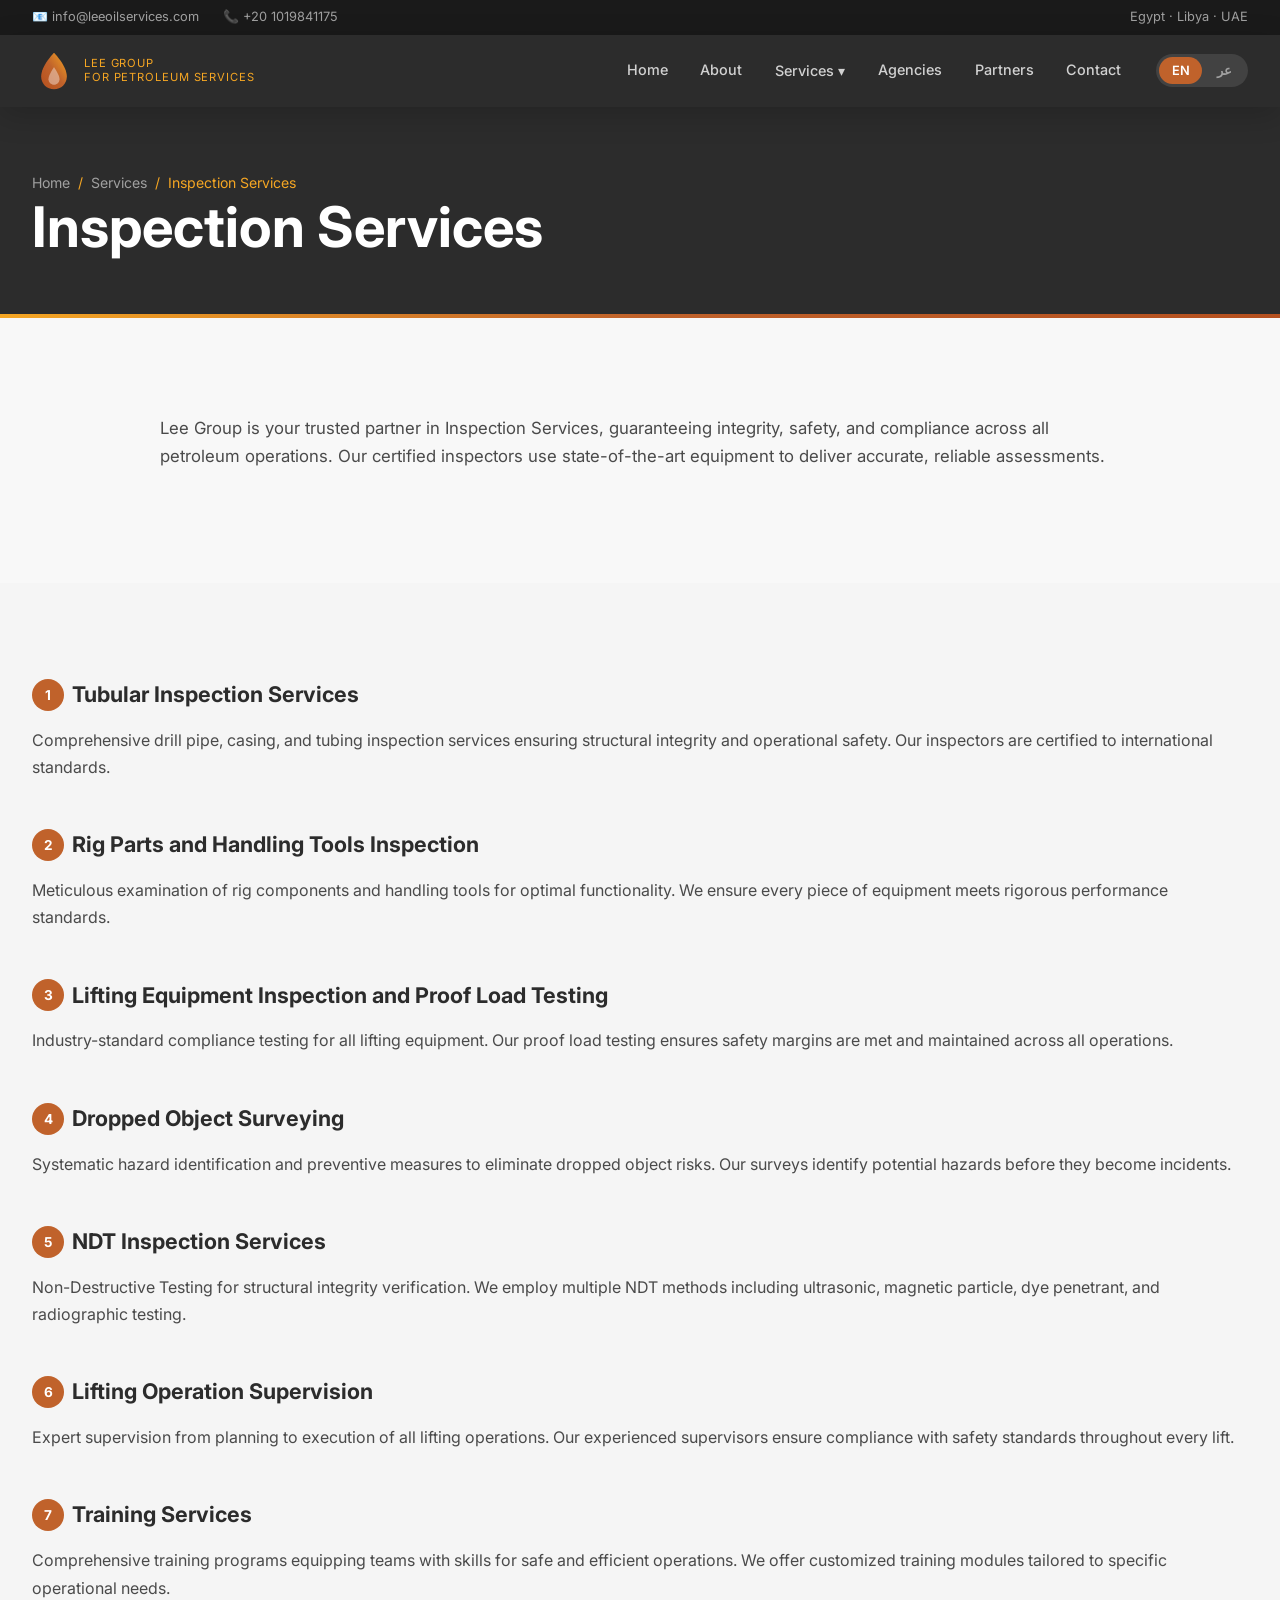
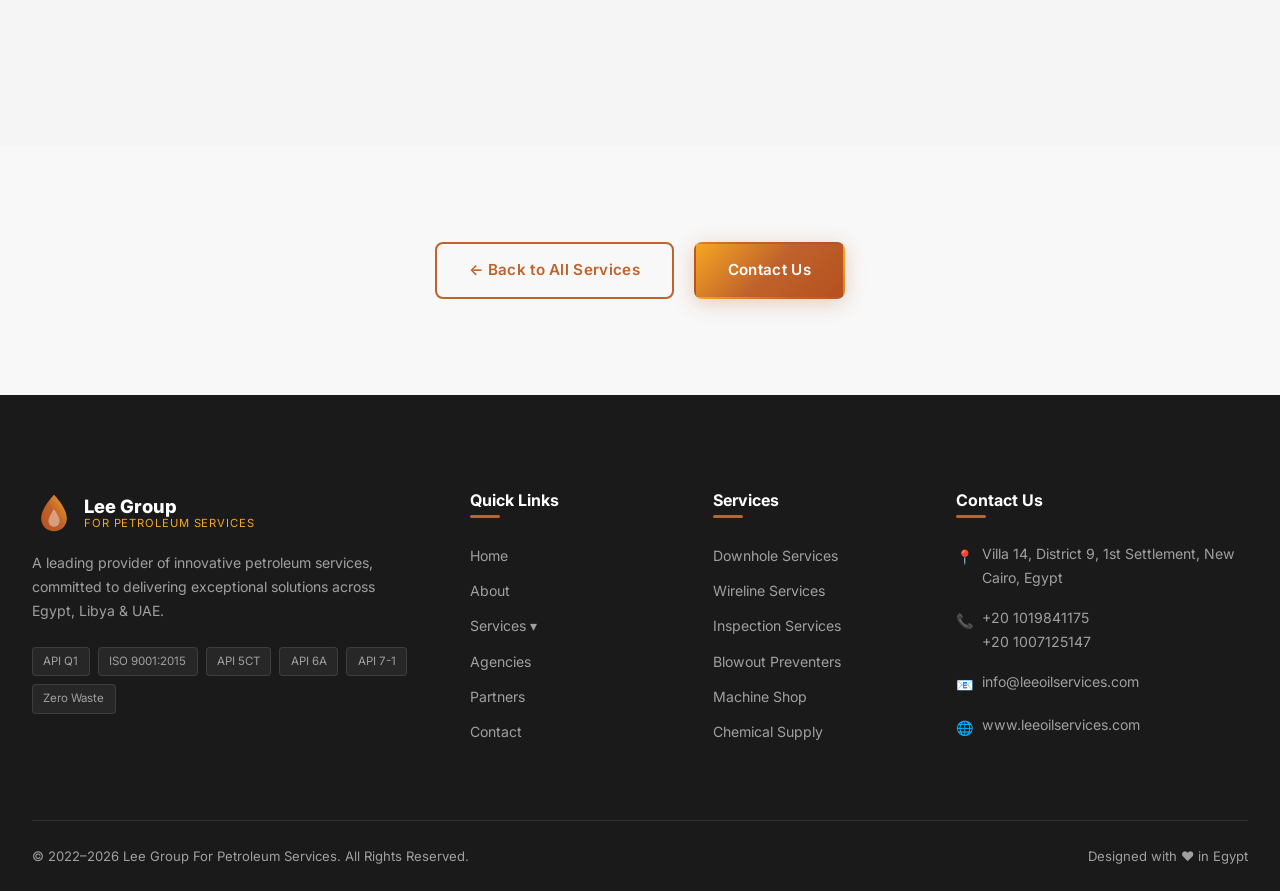
<file: pages/service-inspection.html>
<!DOCTYPE html>
<html lang="en" dir="ltr">

<head>
    <meta charset="UTF-8">
    <meta name="viewport" content="width=device-width, initial-scale=1.0">
    <title>Inspection Services — Lee Group For Petroleum Services</title>
    <meta name="description"
        content="Lee Group Inspection Services — tubular inspection, NDT, lifting equipment, dropped object surveying, training services.">
    <link rel="stylesheet" href="../css/styles.css">
</head>

<body>
    <div id="header-container"></div>

    <section class="page-header">
        <div class="container">
            <div class="breadcrumb">
                <a href="../index.html">Home</a><span class="breadcrumb__sep">/</span>
                <a href="services.html">Services</a><span class="breadcrumb__sep">/</span>
                <span>Inspection Services</span>
            </div>
            <h1>Inspection Services</h1>
        </div>
    </section>

    <section class="section">
        <div class="container">
            <div class="container--narrow" style="margin:0 auto;">
                <p class="fade-in" style="font-size:1.05rem;">Lee Group is your trusted partner in Inspection Services,
                    guaranteeing integrity, safety, and compliance across all petroleum operations. Our certified
                    inspectors use state-of-the-art equipment to deliver accurate, reliable assessments.</p>
            </div>
        </div>
    </section>

    <section class="section section--gray">
        <div class="container">
            <div class="service-detail fade-in">
                <h4><span class="service-detail__number">1</span> Tubular Inspection Services</h4>
                <p>Comprehensive drill pipe, casing, and tubing inspection services ensuring structural integrity and
                    operational safety. Our inspectors are certified to international standards.</p>
            </div>
            <div class="service-detail fade-in">
                <h4><span class="service-detail__number">2</span> Rig Parts and Handling Tools Inspection</h4>
                <p>Meticulous examination of rig components and handling tools for optimal functionality. We ensure
                    every piece of equipment meets rigorous performance standards.</p>
            </div>
            <div class="service-detail fade-in">
                <h4><span class="service-detail__number">3</span> Lifting Equipment Inspection and Proof Load Testing
                </h4>
                <p>Industry-standard compliance testing for all lifting equipment. Our proof load testing ensures safety
                    margins are met and maintained across all operations.</p>
            </div>
            <div class="service-detail fade-in">
                <h4><span class="service-detail__number">4</span> Dropped Object Surveying</h4>
                <p>Systematic hazard identification and preventive measures to eliminate dropped object risks. Our
                    surveys identify potential hazards before they become incidents.</p>
            </div>
            <div class="service-detail fade-in">
                <h4><span class="service-detail__number">5</span> NDT Inspection Services</h4>
                <p>Non-Destructive Testing for structural integrity verification. We employ multiple NDT methods
                    including ultrasonic, magnetic particle, dye penetrant, and radiographic testing.</p>
            </div>
            <div class="service-detail fade-in">
                <h4><span class="service-detail__number">6</span> Lifting Operation Supervision</h4>
                <p>Expert supervision from planning to execution of all lifting operations. Our experienced supervisors
                    ensure compliance with safety standards throughout every lift.</p>
            </div>
            <div class="service-detail fade-in">
                <h4><span class="service-detail__number">7</span> Training Services</h4>
                <p>Comprehensive training programs equipping teams with skills for safe and efficient operations. We
                    offer customized training modules tailored to specific operational needs.</p>
            </div>
        </div>
    </section>

    <section class="section">
        <div class="container" style="text-align:center;">
            <a href="services.html" class="btn btn--outline">← Back to All Services</a>
            <a href="contact.html" class="btn btn--primary" style="margin-left:1rem;">Contact Us</a>
        </div>
    </section>

    <div id="footer-container"></div>
    <script src="../js/main.js"></script>
</body>

</html>
</file>
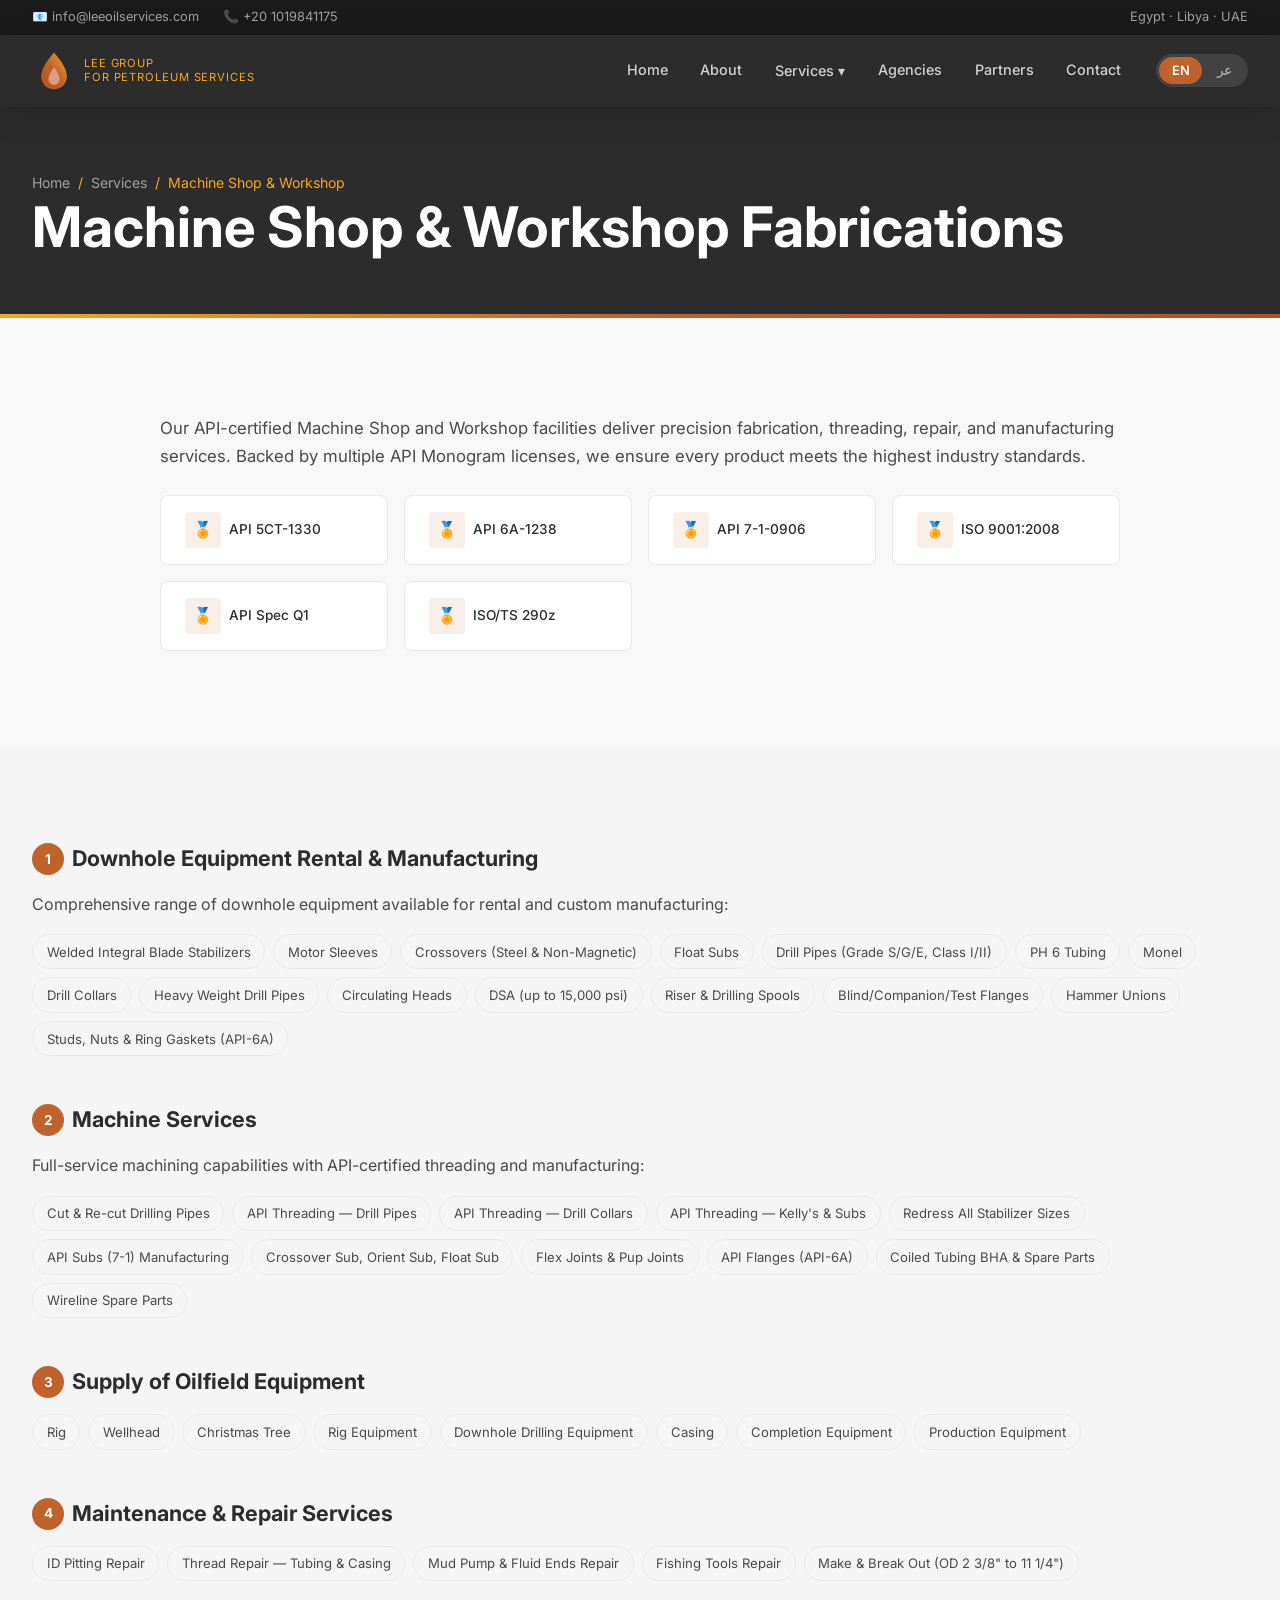
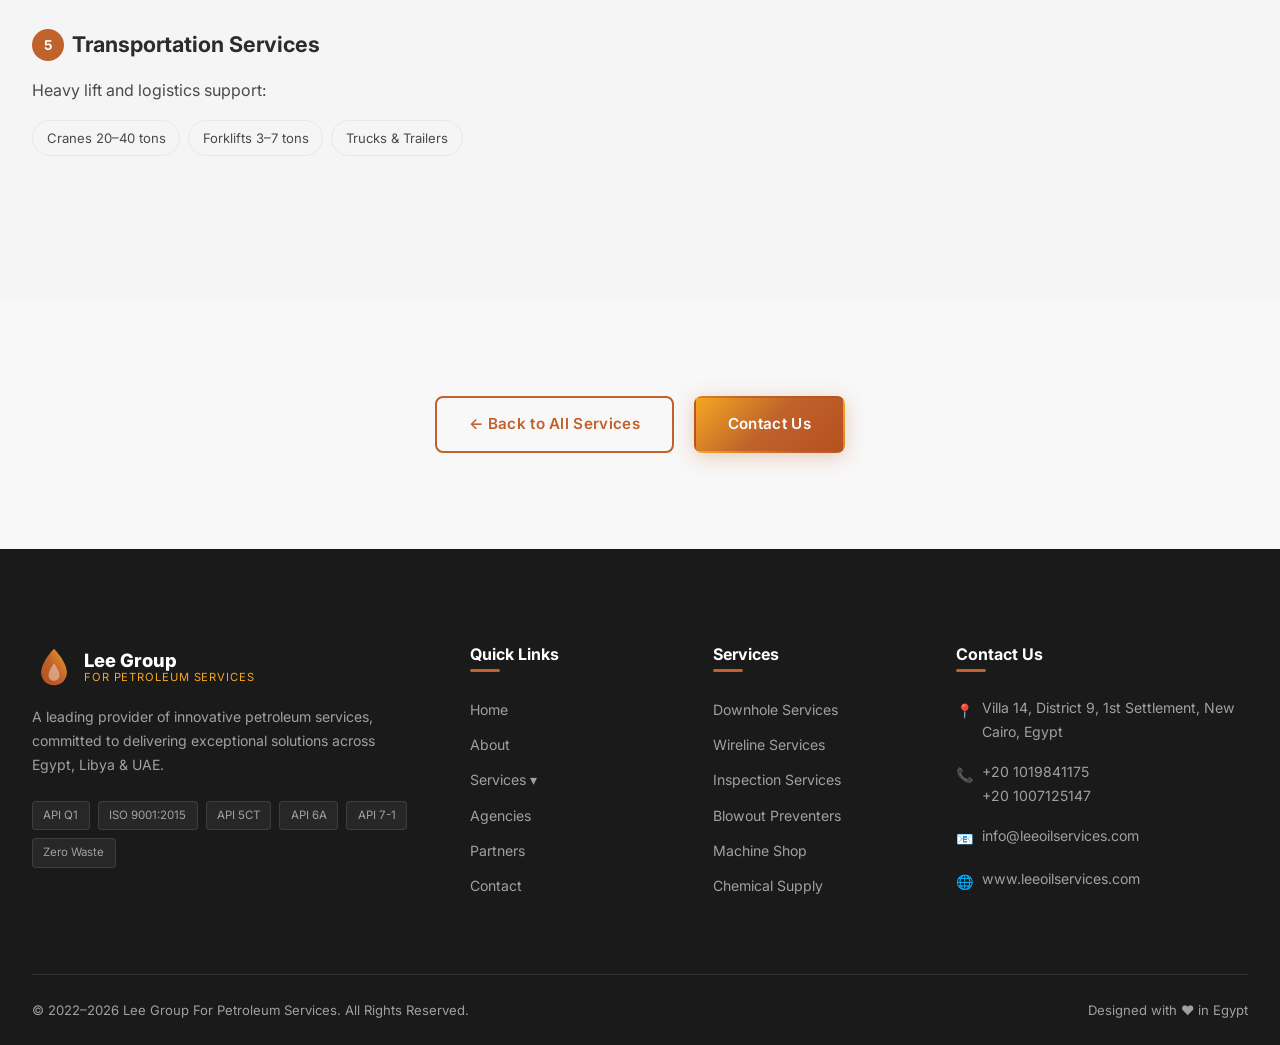
<file: pages/service-machine-shop.html>
<!DOCTYPE html>
<html lang="en" dir="ltr">

<head>
    <meta charset="UTF-8">
    <meta name="viewport" content="width=device-width, initial-scale=1.0">
    <title>Machine Shop & Workshop — Lee Group For Petroleum Services</title>
    <meta name="description"
        content="Lee Group Machine Shop — API-certified fabrication, threading, manufacturing, repair, equipment rental, and transportation services.">
    <link rel="stylesheet" href="../css/styles.css">
</head>

<body>
    <div id="header-container"></div>

    <section class="page-header">
        <div class="container">
            <div class="breadcrumb">
                <a href="../index.html">Home</a><span class="breadcrumb__sep">/</span>
                <a href="services.html">Services</a><span class="breadcrumb__sep">/</span>
                <span>Machine Shop & Workshop</span>
            </div>
            <h1>Machine Shop & Workshop Fabrications</h1>
        </div>
    </section>

    <section class="section">
        <div class="container">
            <div class="container--narrow" style="margin:0 auto;">
                <p class="fade-in" style="font-size:1.05rem;">Our API-certified Machine Shop and Workshop facilities
                    deliver precision fabrication, threading, repair, and manufacturing services. Backed by multiple API
                    Monogram licenses, we ensure every product meets the highest industry standards.</p>
                <div class="badge-grid fade-in" style="margin-top:1.5rem;">
                    <div class="badge"><span class="badge__icon">🏅</span> API 5CT-1330</div>
                    <div class="badge"><span class="badge__icon">🏅</span> API 6A-1238</div>
                    <div class="badge"><span class="badge__icon">🏅</span> API 7-1-0906</div>
                    <div class="badge"><span class="badge__icon">🏅</span> ISO 9001:2008</div>
                    <div class="badge"><span class="badge__icon">🏅</span> API Spec Q1</div>
                    <div class="badge"><span class="badge__icon">🏅</span> ISO/TS 290z</div>
                </div>
            </div>
        </div>
    </section>

    <section class="section section--gray">
        <div class="container">
            <!-- 1. Equipment Rental & Manufacturing -->
            <div class="service-detail fade-in">
                <h4><span class="service-detail__number">1</span> Downhole Equipment Rental & Manufacturing</h4>
                <p>Comprehensive range of downhole equipment available for rental and custom manufacturing:</p>
                <div class="product-list">
                    <span class="product-tag">Welded Integral Blade Stabilizers</span>
                    <span class="product-tag">Motor Sleeves</span>
                    <span class="product-tag">Crossovers (Steel & Non-Magnetic)</span>
                    <span class="product-tag">Float Subs</span>
                    <span class="product-tag">Drill Pipes (Grade S/G/E, Class I/II)</span>
                    <span class="product-tag">PH 6 Tubing</span>
                    <span class="product-tag">Monel</span>
                    <span class="product-tag">Drill Collars</span>
                    <span class="product-tag">Heavy Weight Drill Pipes</span>
                    <span class="product-tag">Circulating Heads</span>
                    <span class="product-tag">DSA (up to 15,000 psi)</span>
                    <span class="product-tag">Riser & Drilling Spools</span>
                    <span class="product-tag">Blind/Companion/Test Flanges</span>
                    <span class="product-tag">Hammer Unions</span>
                    <span class="product-tag">Studs, Nuts & Ring Gaskets (API-6A)</span>
                </div>
            </div>

            <!-- 2. Machine Services -->
            <div class="service-detail fade-in">
                <h4><span class="service-detail__number">2</span> Machine Services</h4>
                <p>Full-service machining capabilities with API-certified threading and manufacturing:</p>
                <div class="product-list">
                    <span class="product-tag">Cut & Re-cut Drilling Pipes</span>
                    <span class="product-tag">API Threading — Drill Pipes</span>
                    <span class="product-tag">API Threading — Drill Collars</span>
                    <span class="product-tag">API Threading — Kelly's & Subs</span>
                    <span class="product-tag">Redress All Stabilizer Sizes</span>
                    <span class="product-tag">API Subs (7-1) Manufacturing</span>
                    <span class="product-tag">Crossover Sub, Orient Sub, Float Sub</span>
                    <span class="product-tag">Flex Joints & Pup Joints</span>
                    <span class="product-tag">API Flanges (API-6A)</span>
                    <span class="product-tag">Coiled Tubing BHA & Spare Parts</span>
                    <span class="product-tag">Wireline Spare Parts</span>
                </div>
            </div>

            <!-- 3. Supply -->
            <div class="service-detail fade-in">
                <h4><span class="service-detail__number">3</span> Supply of Oilfield Equipment</h4>
                <div class="product-list">
                    <span class="product-tag">Rig</span>
                    <span class="product-tag">Wellhead</span>
                    <span class="product-tag">Christmas Tree</span>
                    <span class="product-tag">Rig Equipment</span>
                    <span class="product-tag">Downhole Drilling Equipment</span>
                    <span class="product-tag">Casing</span>
                    <span class="product-tag">Completion Equipment</span>
                    <span class="product-tag">Production Equipment</span>
                </div>
            </div>

            <!-- 4. Maintenance & Repair -->
            <div class="service-detail fade-in">
                <h4><span class="service-detail__number">4</span> Maintenance & Repair Services</h4>
                <div class="product-list">
                    <span class="product-tag">ID Pitting Repair</span>
                    <span class="product-tag">Thread Repair — Tubing & Casing</span>
                    <span class="product-tag">Mud Pump & Fluid Ends Repair</span>
                    <span class="product-tag">Fishing Tools Repair</span>
                    <span class="product-tag">Make & Break Out (OD 2 3/8" to 11 1/4")</span>
                </div>
            </div>

            <!-- 5. Transportation -->
            <div class="service-detail fade-in">
                <h4><span class="service-detail__number">5</span> Transportation Services</h4>
                <p>Heavy lift and logistics support:</p>
                <div class="product-list">
                    <span class="product-tag">Cranes 20–40 tons</span>
                    <span class="product-tag">Forklifts 3–7 tons</span>
                    <span class="product-tag">Trucks & Trailers</span>
                </div>
            </div>
        </div>
    </section>

    <section class="section">
        <div class="container" style="text-align:center;">
            <a href="services.html" class="btn btn--outline">← Back to All Services</a>
            <a href="contact.html" class="btn btn--primary" style="margin-left:1rem;">Contact Us</a>
        </div>
    </section>

    <div id="footer-container"></div>
    <script src="../js/main.js"></script>
</body>

</html>
</file>
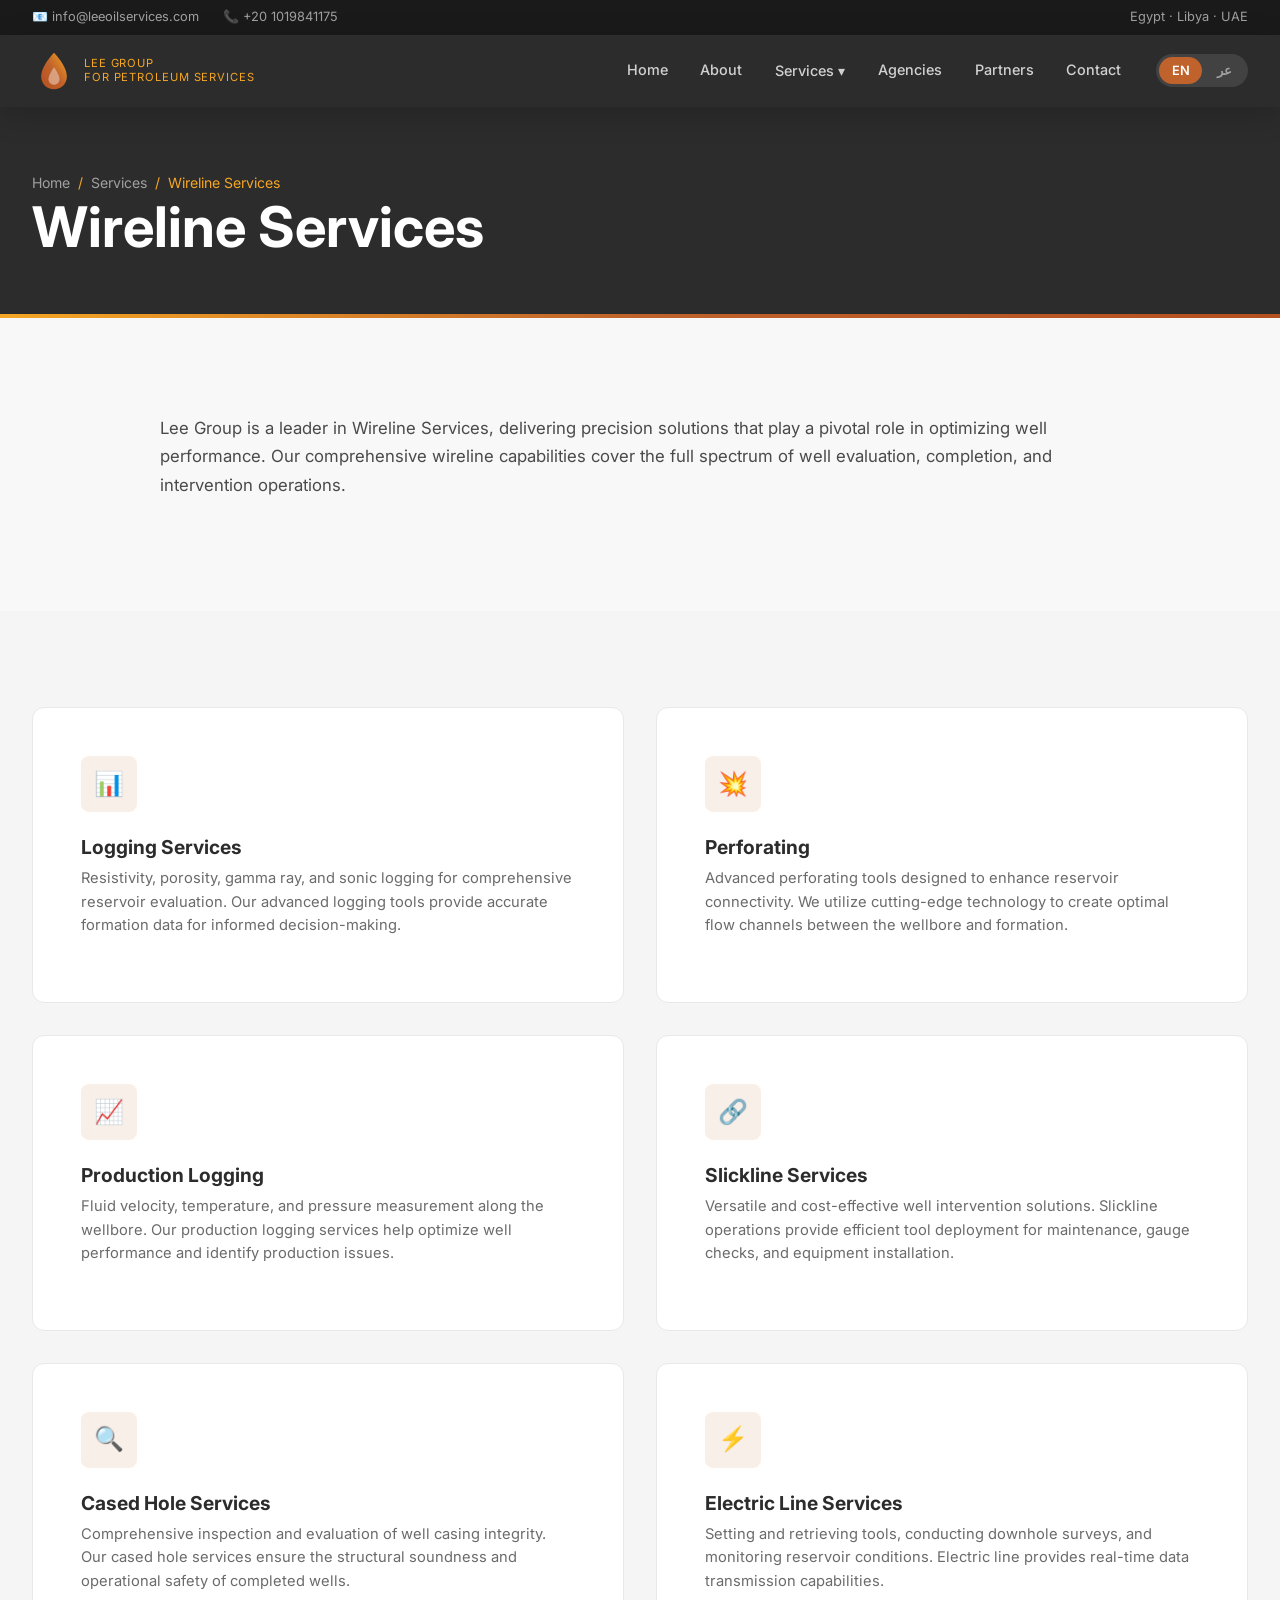
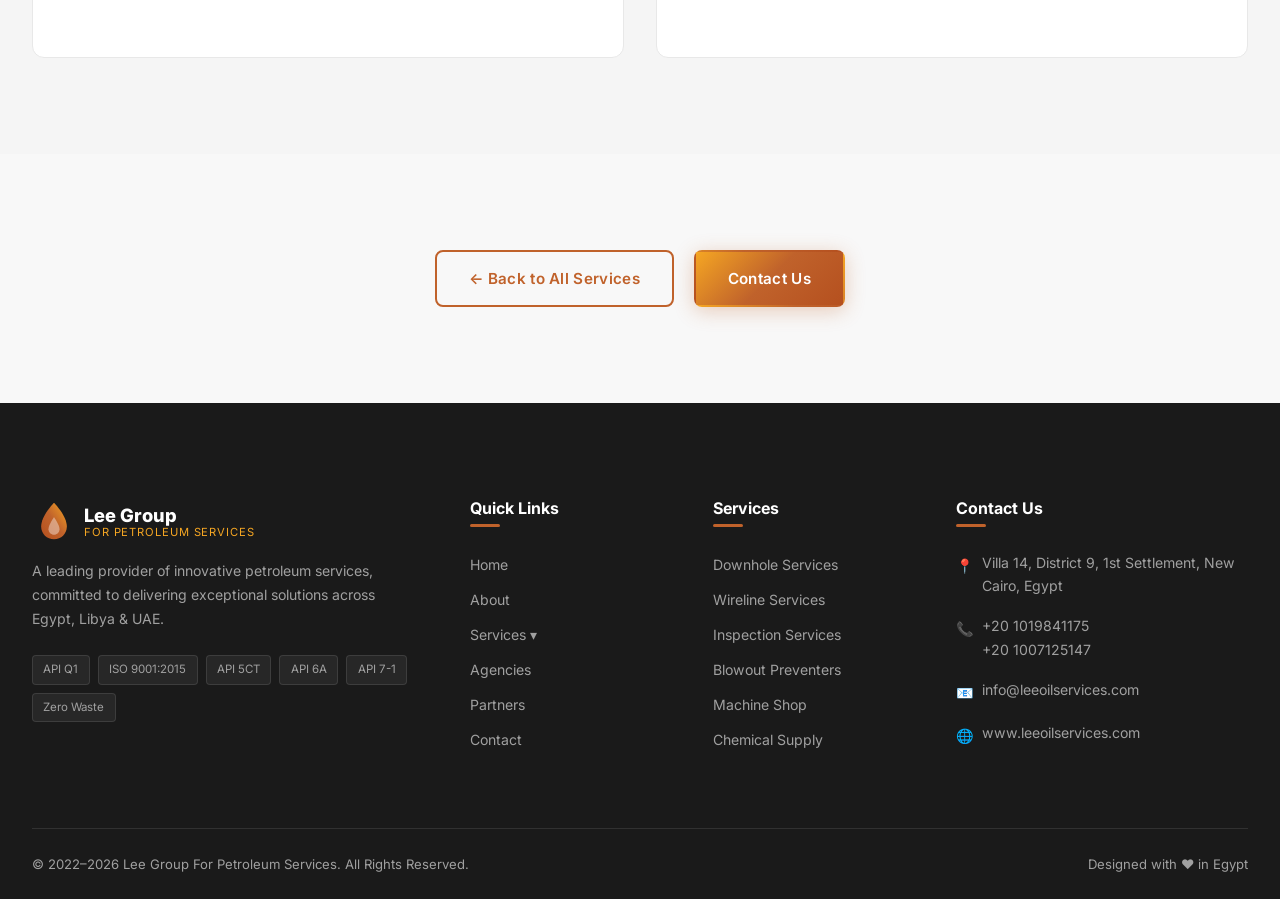
<file: pages/service-wireline.html>
<!DOCTYPE html>
<html lang="en" dir="ltr">

<head>
    <meta charset="UTF-8">
    <meta name="viewport" content="width=device-width, initial-scale=1.0">
    <title>Wireline Services — Lee Group For Petroleum Services</title>
    <meta name="description"
        content="Lee Group Wireline Services — logging, perforating, production logging, slickline, cased hole, and electric line services.">
    <link rel="stylesheet" href="../css/styles.css">
</head>

<body>
    <div id="header-container"></div>

    <section class="page-header">
        <div class="container">
            <div class="breadcrumb">
                <a href="../index.html">Home</a><span class="breadcrumb__sep">/</span>
                <a href="services.html">Services</a><span class="breadcrumb__sep">/</span>
                <span>Wireline Services</span>
            </div>
            <h1>Wireline Services</h1>
        </div>
    </section>

    <section class="section">
        <div class="container">
            <div class="container--narrow" style="margin:0 auto;">
                <p class="fade-in" style="font-size:1.05rem;">Lee Group is a leader in Wireline Services, delivering
                    precision solutions that play a pivotal role in optimizing well performance. Our comprehensive
                    wireline capabilities cover the full spectrum of well evaluation, completion, and intervention
                    operations.</p>
            </div>
        </div>
    </section>

    <section class="section section--gray">
        <div class="container">
            <div class="services-grid" style="grid-template-columns: repeat(2, 1fr);">
                <div class="card fade-in">
                    <div class="card__icon">📊</div>
                    <h3 class="card__title">Logging Services</h3>
                    <p class="card__text">Resistivity, porosity, gamma ray, and sonic logging for comprehensive
                        reservoir evaluation. Our advanced logging tools provide accurate formation data for informed
                        decision-making.</p>
                </div>
                <div class="card fade-in">
                    <div class="card__icon">💥</div>
                    <h3 class="card__title">Perforating</h3>
                    <p class="card__text">Advanced perforating tools designed to enhance reservoir connectivity. We
                        utilize cutting-edge technology to create optimal flow channels between the wellbore and
                        formation.</p>
                </div>
                <div class="card fade-in">
                    <div class="card__icon">📈</div>
                    <h3 class="card__title">Production Logging</h3>
                    <p class="card__text">Fluid velocity, temperature, and pressure measurement along the wellbore. Our
                        production logging services help optimize well performance and identify production issues.</p>
                </div>
                <div class="card fade-in">
                    <div class="card__icon">🔗</div>
                    <h3 class="card__title">Slickline Services</h3>
                    <p class="card__text">Versatile and cost-effective well intervention solutions. Slickline operations
                        provide efficient tool deployment for maintenance, gauge checks, and equipment installation.</p>
                </div>
                <div class="card fade-in">
                    <div class="card__icon">🔍</div>
                    <h3 class="card__title">Cased Hole Services</h3>
                    <p class="card__text">Comprehensive inspection and evaluation of well casing integrity. Our cased
                        hole services ensure the structural soundness and operational safety of completed wells.</p>
                </div>
                <div class="card fade-in">
                    <div class="card__icon">⚡</div>
                    <h3 class="card__title">Electric Line Services</h3>
                    <p class="card__text">Setting and retrieving tools, conducting downhole surveys, and monitoring
                        reservoir conditions. Electric line provides real-time data transmission capabilities.</p>
                </div>
            </div>
        </div>
    </section>

    <section class="section">
        <div class="container" style="text-align:center;">
            <a href="services.html" class="btn btn--outline">← Back to All Services</a>
            <a href="contact.html" class="btn btn--primary" style="margin-left:1rem;">Contact Us</a>
        </div>
    </section>

    <div id="footer-container"></div>
    <script src="../js/main.js"></script>
</body>

</html>
</file>
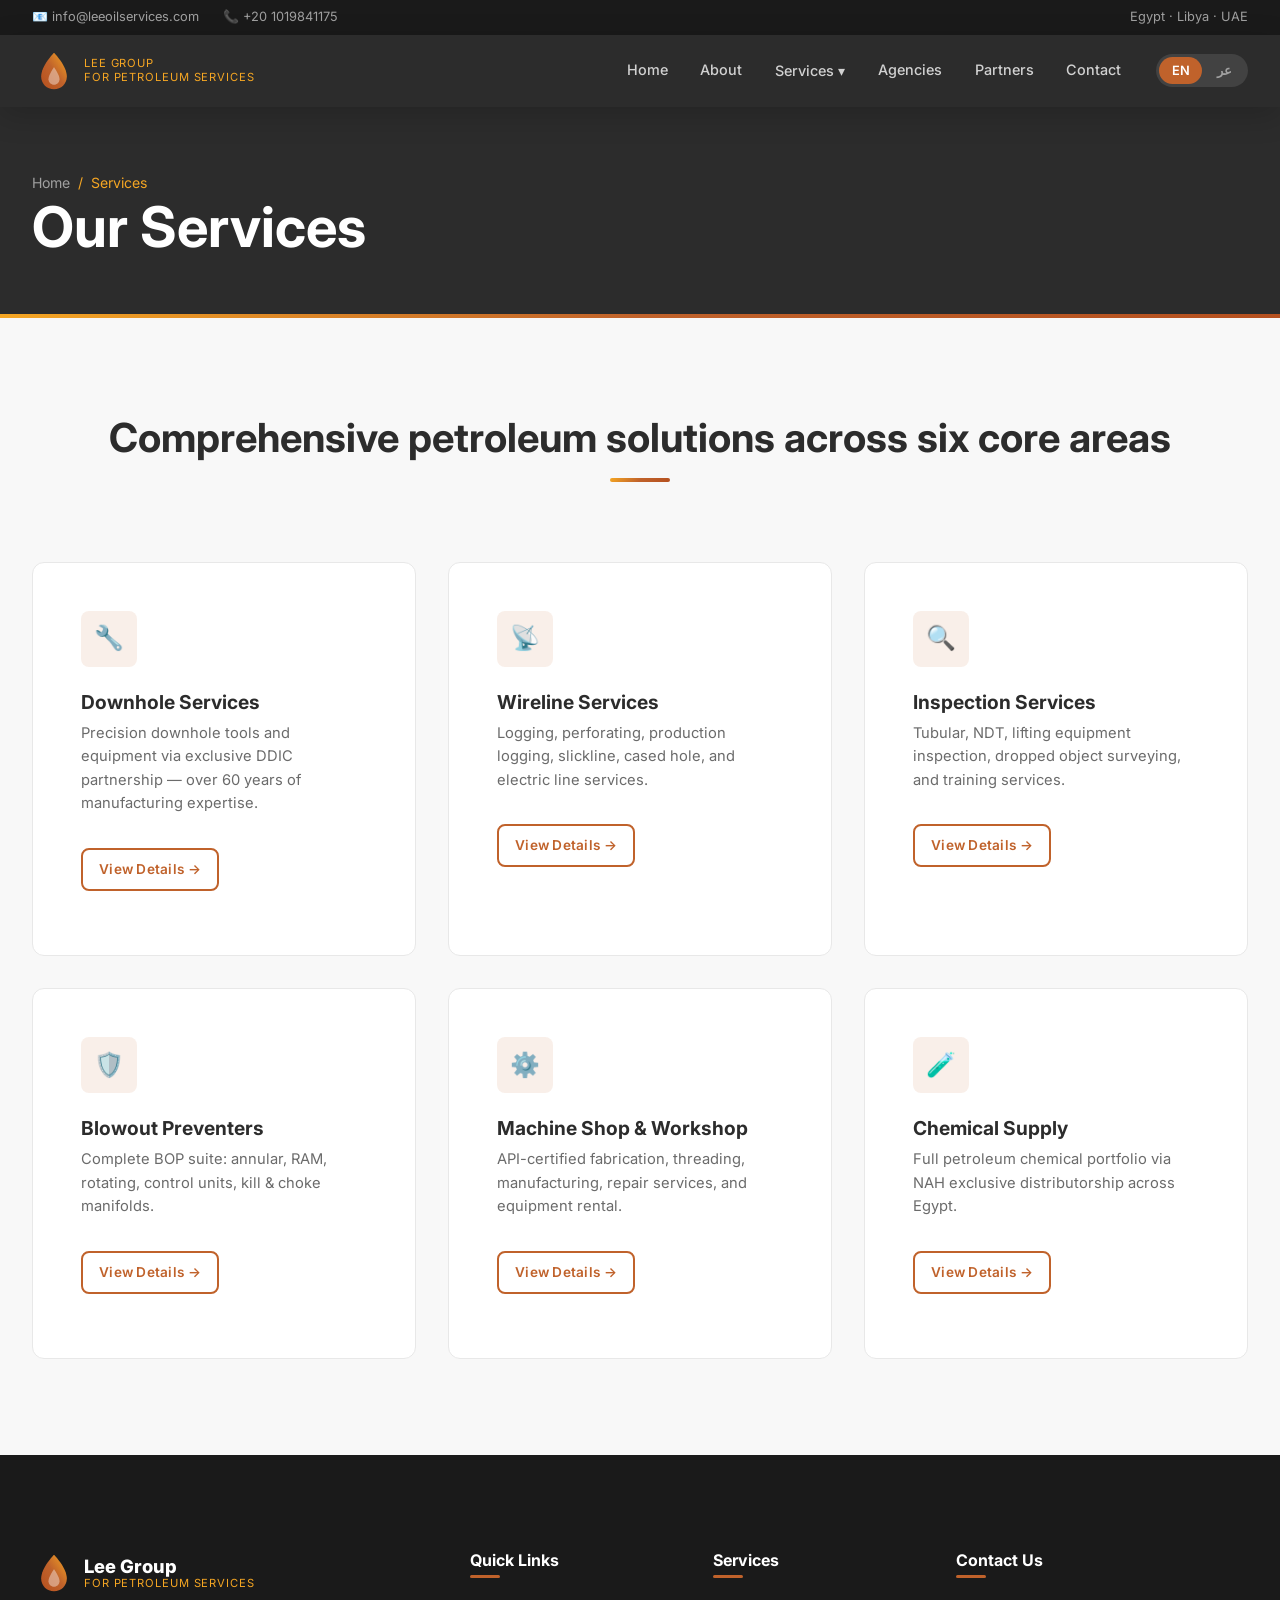
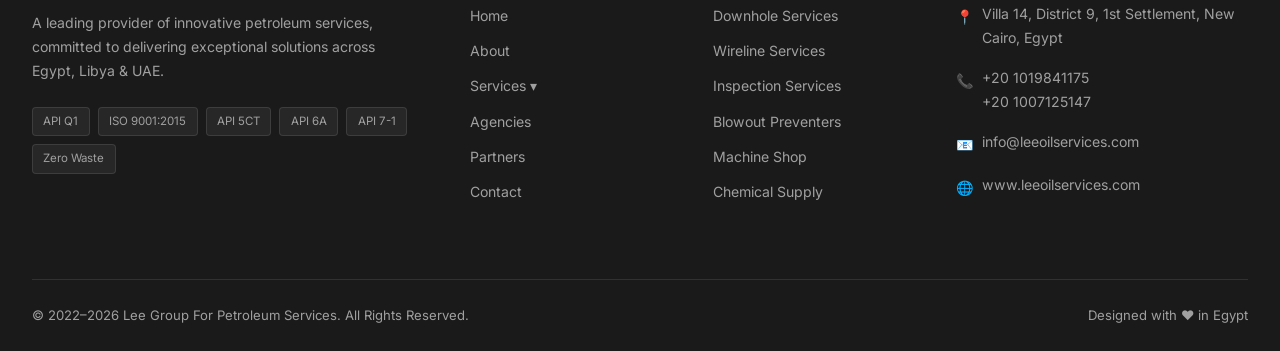
<file: pages/services.html>
<!DOCTYPE html>
<html lang="en" dir="ltr">

<head>
    <meta charset="UTF-8">
    <meta name="viewport" content="width=device-width, initial-scale=1.0">
    <title>Services — Lee Group For Petroleum Services</title>
    <meta name="description"
        content="Comprehensive petroleum services: Downhole, Wireline, Inspection, BOP, Machine Shop, Chemical Supply — Lee Group For Petroleum Services.">
    <link rel="stylesheet" href="../css/styles.css">
</head>

<body>
    <div id="header-container"></div>

    <section class="page-header">
        <div class="container">
            <div class="breadcrumb">
                <a href="../index.html" data-i18n="nav.home">Home</a>
                <span class="breadcrumb__sep">/</span>
                <span data-i18n="services.breadcrumb">Services</span>
            </div>
            <h1 data-i18n="services.title">Our Services</h1>
        </div>
    </section>

    <section class="section">
        <div class="container">
            <div class="section-header fade-in">
                <h2 data-i18n="services.subtitle">Comprehensive petroleum solutions across six core areas</h2>
            </div>
            <div class="services-grid">
                <a href="service-downhole.html" class="card fade-in">
                    <div class="card__icon">🔧</div>
                    <h3 class="card__title" data-i18n="home.service_1_title">Downhole Services</h3>
                    <p class="card__text" data-i18n="home.service_1_text">Precision downhole tools and equipment via
                        exclusive DDIC partnership — over 60 years of manufacturing expertise.</p>
                    <p style="margin-top:auto;padding-top:1rem;"><span class="btn btn--outline"
                            style="font-size:0.85rem;padding:0.5rem 1rem;" data-i18n="services.view_details">View
                            Details →</span></p>
                </a>
                <a href="service-wireline.html" class="card fade-in">
                    <div class="card__icon">📡</div>
                    <h3 class="card__title" data-i18n="home.service_2_title">Wireline Services</h3>
                    <p class="card__text" data-i18n="home.service_2_text">Logging, perforating, production logging,
                        slickline, cased hole, and electric line services.</p>
                    <p style="margin-top:auto;padding-top:1rem;"><span class="btn btn--outline"
                            style="font-size:0.85rem;padding:0.5rem 1rem;" data-i18n="services.view_details">View
                            Details →</span></p>
                </a>
                <a href="service-inspection.html" class="card fade-in">
                    <div class="card__icon">🔍</div>
                    <h3 class="card__title" data-i18n="home.service_3_title">Inspection Services</h3>
                    <p class="card__text" data-i18n="home.service_3_text">Tubular, NDT, lifting equipment inspection,
                        dropped object surveying, and training services.</p>
                    <p style="margin-top:auto;padding-top:1rem;"><span class="btn btn--outline"
                            style="font-size:0.85rem;padding:0.5rem 1rem;" data-i18n="services.view_details">View
                            Details →</span></p>
                </a>
                <a href="service-bop.html" class="card fade-in">
                    <div class="card__icon">🛡️</div>
                    <h3 class="card__title" data-i18n="home.service_4_title">Blowout Preventers</h3>
                    <p class="card__text" data-i18n="home.service_4_text">Complete BOP suite: annular, RAM, rotating,
                        control units, kill & choke manifolds.</p>
                    <p style="margin-top:auto;padding-top:1rem;"><span class="btn btn--outline"
                            style="font-size:0.85rem;padding:0.5rem 1rem;" data-i18n="services.view_details">View
                            Details →</span></p>
                </a>
                <a href="service-machine-shop.html" class="card fade-in">
                    <div class="card__icon">⚙️</div>
                    <h3 class="card__title" data-i18n="home.service_5_title">Machine Shop & Workshop</h3>
                    <p class="card__text" data-i18n="home.service_5_text">API-certified fabrication, threading,
                        manufacturing, repair services, and equipment rental.</p>
                    <p style="margin-top:auto;padding-top:1rem;"><span class="btn btn--outline"
                            style="font-size:0.85rem;padding:0.5rem 1rem;" data-i18n="services.view_details">View
                            Details →</span></p>
                </a>
                <a href="service-chemical.html" class="card fade-in">
                    <div class="card__icon">🧪</div>
                    <h3 class="card__title" data-i18n="home.service_6_title">Chemical Supply</h3>
                    <p class="card__text" data-i18n="home.service_6_text">Full petroleum chemical portfolio via NAH
                        exclusive distributorship across Egypt.</p>
                    <p style="margin-top:auto;padding-top:1rem;"><span class="btn btn--outline"
                            style="font-size:0.85rem;padding:0.5rem 1rem;" data-i18n="services.view_details">View
                            Details →</span></p>
                </a>
            </div>
        </div>
    </section>

    <div id="footer-container"></div>
    <script src="../js/main.js"></script>
</body>

</html>
</file>
<file: css/styles.css>
/* ============================================
   LEE GROUP FOR PETROLEUM SERVICES
   Design System & Global Styles
   ============================================ */

/* Google Fonts */
@import url('https://fonts.googleapis.com/css2?family=Inter:wght@300;400;500;600;700;800;900&family=Cairo:wght@300;400;500;600;700;800;900&display=swap');

/* ---- CSS Custom Properties ---- */
:root {
  /* Brand Colors */
  --clr-charcoal: #2C2C2C;
  --clr-charcoal-light: #3a3a3a;
  --clr-charcoal-dark: #1a1a1a;
  --clr-orange: #C0622B;
  --clr-orange-light: #d4783f;
  --clr-orange-dark: #a04f20;
  --clr-amber: #F5A623;
  --clr-amber-light: #f7b84d;
  --clr-off-white: #F8F8F8;
  --clr-dark-orange: #B5501F;
  --clr-white: #FFFFFF;
  --clr-black: #000000;
  --clr-gray-100: #f5f5f5;
  --clr-gray-200: #e8e8e8;
  --clr-gray-300: #d1d1d1;
  --clr-gray-400: #a0a0a0;
  --clr-gray-500: #6b6b6b;
  --clr-gray-600: #4a4a4a;
  
  /* Gradients */
  --gradient-orange: linear-gradient(135deg, #F5A623 0%, #C0622B 50%, #B5501F 100%);
  --gradient-dark: linear-gradient(135deg, #2C2C2C 0%, #1a1a1a 100%);
  --gradient-hero: linear-gradient(135deg, rgba(44,44,44,0.92) 0%, rgba(176,80,31,0.85) 100%);
  --gradient-card: linear-gradient(180deg, rgba(44,44,44,0) 0%, rgba(44,44,44,0.8) 100%);
  
  /* Typography */
  --font-body: 'Inter', -apple-system, BlinkMacSystemFont, sans-serif;
  --font-arabic: 'Cairo', 'Inter', sans-serif;
  
  /* Spacing */
  --space-xs: 0.25rem;
  --space-sm: 0.5rem;
  --space-md: 1rem;
  --space-lg: 1.5rem;
  --space-xl: 2rem;
  --space-2xl: 3rem;
  --space-3xl: 4rem;
  --space-4xl: 6rem;
  
  /* Border Radius */
  --radius-sm: 4px;
  --radius-md: 8px;
  --radius-lg: 12px;
  --radius-xl: 16px;
  --radius-full: 9999px;
  
  /* Shadows */
  --shadow-sm: 0 1px 3px rgba(0,0,0,0.12);
  --shadow-md: 0 4px 12px rgba(0,0,0,0.15);
  --shadow-lg: 0 8px 30px rgba(0,0,0,0.18);
  --shadow-xl: 0 16px 50px rgba(0,0,0,0.22);
  --shadow-orange: 0 4px 20px rgba(192,98,43,0.3);
  
  /* Transitions */
  --transition-fast: 0.15s ease;
  --transition-base: 0.3s ease;
  --transition-slow: 0.5s ease;
  
  /* Container */
  --container-max: 1280px;
  --container-narrow: 960px;
}

/* ---- Reset & Base ---- */
*, *::before, *::after {
  margin: 0;
  padding: 0;
  box-sizing: border-box;
}

html {
  scroll-behavior: smooth;
  font-size: 16px;
}

body {
  font-family: var(--font-body);
  color: var(--clr-charcoal);
  background-color: var(--clr-off-white);
  line-height: 1.7;
  overflow-x: hidden;
  -webkit-font-smoothing: antialiased;
  -moz-osx-font-smoothing: grayscale;
}

/* Arabic RTL Body */
body[dir="rtl"] {
  font-family: var(--font-arabic);
}

a {
  text-decoration: none;
  color: inherit;
  transition: color var(--transition-fast);
}

img {
  max-width: 100%;
  height: auto;
  display: block;
}

ul, ol {
  list-style: none;
}

button {
  cursor: pointer;
  border: none;
  background: none;
  font-family: inherit;
}

/* ---- Container ---- */
.container {
  width: 100%;
  max-width: var(--container-max);
  margin: 0 auto;
  padding: 0 var(--space-xl);
}

.container--narrow {
  max-width: var(--container-narrow);
}

/* ---- Typography ---- */
h1, h2, h3, h4, h5, h6 {
  font-weight: 700;
  line-height: 1.2;
  color: var(--clr-charcoal);
}

h1 { font-size: clamp(2rem, 5vw, 3.5rem); }
h2 { font-size: clamp(1.5rem, 3.5vw, 2.5rem); }
h3 { font-size: clamp(1.25rem, 2.5vw, 1.75rem); }
h4 { font-size: clamp(1.1rem, 2vw, 1.35rem); }

p {
  margin-bottom: var(--space-md);
  color: var(--clr-gray-600);
}

.text-orange { color: var(--clr-orange); }
.text-amber { color: var(--clr-amber); }
.text-white { color: var(--clr-white); }
.text-center { text-align: center; }

/* ---- Section ---- */
.section {
  padding: var(--space-4xl) 0;
}

.section--dark {
  background: var(--clr-charcoal);
  color: var(--clr-white);
}

.section--dark h2,
.section--dark h3,
.section--dark h4 {
  color: var(--clr-white);
}

.section--dark p {
  color: var(--clr-gray-300);
}

.section--gray {
  background: var(--clr-gray-100);
}

.section-header {
  text-align: center;
  margin-bottom: var(--space-3xl);
}

.section-header h2 {
  margin-bottom: var(--space-md);
  position: relative;
  display: inline-block;
}

.section-header h2::after {
  content: '';
  display: block;
  width: 60px;
  height: 4px;
  background: var(--gradient-orange);
  margin: var(--space-md) auto 0;
  border-radius: var(--radius-full);
}

.section-header p {
  max-width: 600px;
  margin: 0 auto;
  font-size: 1.05rem;
}

/* ---- Buttons ---- */
.btn {
  display: inline-flex;
  align-items: center;
  justify-content: center;
  gap: var(--space-sm);
  padding: 0.85rem 2rem;
  border-radius: var(--radius-md);
  font-weight: 600;
  font-size: 0.95rem;
  letter-spacing: 0.02em;
  transition: all var(--transition-base);
  cursor: pointer;
  border: 2px solid transparent;
  white-space: nowrap;
}

.btn--primary {
  background: var(--gradient-orange);
  color: var(--clr-white);
  border-color: transparent;
  box-shadow: var(--shadow-orange);
}

.btn--primary:hover {
  transform: translateY(-2px);
  box-shadow: 0 8px 30px rgba(192,98,43,0.4);
}

.btn--secondary {
  background: transparent;
  color: var(--clr-white);
  border-color: var(--clr-white);
}

.btn--secondary:hover {
  background: var(--clr-white);
  color: var(--clr-charcoal);
  transform: translateY(-2px);
}

.btn--outline {
  background: transparent;
  color: var(--clr-orange);
  border-color: var(--clr-orange);
}

.btn--outline:hover {
  background: var(--clr-orange);
  color: var(--clr-white);
  transform: translateY(-2px);
}

.btn--dark {
  background: var(--clr-charcoal);
  color: var(--clr-white);
}

.btn--dark:hover {
  background: var(--clr-charcoal-light);
  transform: translateY(-2px);
}

/* ---- Header / Navigation ---- */
.top-bar {
  background: var(--clr-charcoal-dark);
  padding: 0.4rem 0;
  font-size: 0.8rem;
  color: var(--clr-gray-400);
}

.top-bar .container {
  display: flex;
  justify-content: space-between;
  align-items: center;
}

.top-bar a {
  color: var(--clr-gray-400);
  transition: color var(--transition-fast);
}
.top-bar a:hover { color: var(--clr-amber); }

.top-bar__left {
  display: flex;
  gap: var(--space-lg);
  align-items: center;
}

.top-bar__right {
  display: flex;
  gap: var(--space-md);
  align-items: center;
}

.header {
  position: sticky;
  top: 0;
  z-index: 1000;
  background: var(--clr-charcoal);
  box-shadow: var(--shadow-lg);
  transition: all var(--transition-base);
}

.header .container {
  display: flex;
  align-items: center;
  justify-content: space-between;
  height: 72px;
}

.header__logo {
  display: flex;
  align-items: center;
  gap: var(--space-sm);
}

.header__logo svg {
  width: 44px;
  height: 44px;
}

.header__logo-text {
  color: var(--clr-white);
  font-weight: 800;
  font-size: 1.15rem;
  line-height: 1.2;
}

.header__logo-text span {
  display: block;
  font-weight: 400;
  font-size: 0.7rem;
  color: var(--clr-amber);
  letter-spacing: 0.08em;
  text-transform: uppercase;
}

.nav {
  display: flex;
  align-items: center;
  gap: var(--space-xs);
}

.nav__link {
  color: var(--clr-gray-300);
  padding: 0.5rem 0.9rem;
  font-size: 0.9rem;
  font-weight: 500;
  border-radius: var(--radius-md);
  transition: all var(--transition-fast);
  position: relative;
}

.nav__link:hover,
.nav__link.active {
  color: var(--clr-white);
  background: rgba(255,255,255,0.08);
}

.nav__link.active::after {
  content: '';
  position: absolute;
  bottom: -2px;
  left: 50%;
  transform: translateX(-50%);
  width: 20px;
  height: 3px;
  background: var(--clr-orange);
  border-radius: var(--radius-full);
}

/* Dropdown */
.nav__dropdown {
  position: relative;
}

.nav__dropdown-menu {
  position: absolute;
  top: 100%;
  left: 0;
  background: var(--clr-charcoal);
  border-radius: var(--radius-md);
  box-shadow: var(--shadow-xl);
  min-width: 220px;
  padding: var(--space-sm) 0;
  opacity: 0;
  visibility: hidden;
  transform: translateY(10px);
  transition: all var(--transition-base);
  z-index: 100;
  border: 1px solid rgba(255,255,255,0.1);
}

body[dir="rtl"] .nav__dropdown-menu {
  left: auto;
  right: 0;
}

.nav__dropdown:hover .nav__dropdown-menu {
  opacity: 1;
  visibility: visible;
  transform: translateY(4px);
}

.nav__dropdown-menu a {
  display: block;
  padding: 0.6rem 1.2rem;
  color: var(--clr-gray-300);
  font-size: 0.88rem;
  transition: all var(--transition-fast);
}

.nav__dropdown-menu a:hover {
  color: var(--clr-white);
  background: rgba(255,255,255,0.06);
  padding-left: 1.5rem;
}

body[dir="rtl"] .nav__dropdown-menu a:hover {
  padding-left: 1.2rem;
  padding-right: 1.5rem;
}

/* Language Toggle */
.lang-toggle {
  display: flex;
  align-items: center;
  gap: 2px;
  background: rgba(255,255,255,0.1);
  border-radius: var(--radius-full);
  padding: 3px;
  margin-left: var(--space-md);
}

body[dir="rtl"] .lang-toggle {
  margin-left: 0;
  margin-right: var(--space-md);
}

.lang-toggle__btn {
  padding: 0.35rem 0.8rem;
  border-radius: var(--radius-full);
  color: var(--clr-gray-400);
  font-size: 0.8rem;
  font-weight: 600;
  transition: all var(--transition-fast);
}

.lang-toggle__btn.active {
  background: var(--clr-orange);
  color: var(--clr-white);
}

.lang-toggle__btn:hover:not(.active) {
  color: var(--clr-white);
}

/* Mobile Menu Toggle */
.menu-toggle {
  display: none;
  flex-direction: column;
  gap: 5px;
  padding: 8px;
  cursor: pointer;
}

.menu-toggle span {
  display: block;
  width: 24px;
  height: 2px;
  background: var(--clr-white);
  border-radius: 2px;
  transition: all var(--transition-base);
}

/* ---- Hero Section ---- */
.hero {
  position: relative;
  min-height: 85vh;
  display: flex;
  align-items: center;
  background-size: cover;
  background-position: center;
  background-color: var(--clr-charcoal);
  overflow: hidden;
}

.hero::before {
  content: '';
  position: absolute;
  inset: 0;
  background: var(--gradient-hero);
  z-index: 1;
}

.hero__content {
  position: relative;
  z-index: 2;
  max-width: 700px;
}

.hero__badge {
  display: inline-flex;
  align-items: center;
  gap: var(--space-sm);
  background: rgba(192,98,43,0.2);
  border: 1px solid rgba(192,98,43,0.4);
  color: var(--clr-amber);
  padding: 0.4rem 1rem;
  border-radius: var(--radius-full);
  font-size: 0.85rem;
  font-weight: 500;
  margin-bottom: var(--space-lg);
  backdrop-filter: blur(10px);
}

.hero__title {
  color: var(--clr-white);
  font-size: clamp(2.2rem, 5vw, 3.8rem);
  font-weight: 900;
  line-height: 1.1;
  margin-bottom: var(--space-lg);
}

.hero__title .highlight {
  background: var(--gradient-orange);
  -webkit-background-clip: text;
  -webkit-text-fill-color: transparent;
  background-clip: text;
}

.hero__subtitle {
  color: var(--clr-gray-300);
  font-size: clamp(1rem, 2vw, 1.25rem);
  margin-bottom: var(--space-2xl);
  line-height: 1.6;
}

.hero__buttons {
  display: flex;
  gap: var(--space-md);
  flex-wrap: wrap;
}

/* Hero floating elements */
.hero__float {
  position: absolute;
  z-index: 2;
  opacity: 0.08;
}

.hero__float--1 {
  top: 10%;
  right: 5%;
  width: 300px;
  height: 300px;
  border: 2px solid var(--clr-orange);
  border-radius: 50%;
  animation: float 8s ease-in-out infinite;
}

.hero__float--2 {
  bottom: 15%;
  right: 15%;
  width: 200px;
  height: 200px;
  border: 2px solid var(--clr-amber);
  border-radius: 50%;
  animation: float 6s ease-in-out infinite reverse;
}

@keyframes float {
  0%, 100% { transform: translateY(0) rotate(0deg); }
  50% { transform: translateY(-20px) rotate(5deg); }
}

/* ---- Stats Bar ---- */
.stats-bar {
  background: var(--clr-charcoal);
  padding: var(--space-2xl) 0;
  position: relative;
  overflow: hidden;
}

.stats-bar::before {
  content: '';
  position: absolute;
  top: 0;
  left: 0;
  right: 0;
  height: 4px;
  background: var(--gradient-orange);
}

.stats-bar .container {
  display: grid;
  grid-template-columns: repeat(4, 1fr);
  gap: var(--space-xl);
}

.stat-item {
  text-align: center;
  position: relative;
}

.stat-item:not(:last-child)::after {
  content: '';
  position: absolute;
  right: 0;
  top: 50%;
  transform: translateY(-50%);
  width: 1px;
  height: 60%;
  background: rgba(255,255,255,0.15);
}

body[dir="rtl"] .stat-item:not(:last-child)::after {
  right: auto;
  left: 0;
}

.stat-item__number {
  font-size: 2.5rem;
  font-weight: 900;
  background: var(--gradient-orange);
  -webkit-background-clip: text;
  -webkit-text-fill-color: transparent;
  background-clip: text;
  line-height: 1;
  margin-bottom: var(--space-sm);
}

.stat-item__label {
  color: var(--clr-gray-400);
  font-size: 0.9rem;
  font-weight: 500;
  text-transform: uppercase;
  letter-spacing: 0.08em;
}

/* ---- Cards ---- */
.card {
  background: var(--clr-white);
  border-radius: var(--radius-lg);
  padding: var(--space-2xl);
  transition: all var(--transition-base);
  border: 1px solid var(--clr-gray-200);
  position: relative;
  overflow: hidden;
}

.card::before {
  content: '';
  position: absolute;
  top: 0;
  left: 0;
  right: 0;
  height: 4px;
  background: var(--gradient-orange);
  transform: scaleX(0);
  transition: transform var(--transition-base);
  transform-origin: left;
}

body[dir="rtl"] .card::before {
  transform-origin: right;
}

.card:hover {
  transform: translateY(-4px);
  box-shadow: var(--shadow-lg);
}

.card:hover::before {
  transform: scaleX(1);
}

.card__icon {
  width: 56px;
  height: 56px;
  border-radius: var(--radius-md);
  background: rgba(192,98,43,0.1);
  display: flex;
  align-items: center;
  justify-content: center;
  margin-bottom: var(--space-lg);
  font-size: 1.5rem;
  color: var(--clr-orange);
  transition: all var(--transition-base);
}

.card:hover .card__icon {
  background: var(--clr-orange);
  color: var(--clr-white);
  transform: scale(1.1);
}

.card__title {
  font-size: 1.2rem;
  font-weight: 700;
  margin-bottom: var(--space-sm);
}

.card__text {
  color: var(--clr-gray-500);
  font-size: 0.92rem;
  line-height: 1.6;
}

/* Service cards grid */
.services-grid {
  display: grid;
  grid-template-columns: repeat(3, 1fr);
  gap: var(--space-xl);
}

/* ---- Why Choose Us / Pillars ---- */
.pillars-grid {
  display: grid;
  grid-template-columns: repeat(4, 1fr);
  gap: var(--space-xl);
}

.pillar {
  text-align: center;
  padding: var(--space-2xl) var(--space-lg);
}

.pillar__icon {
  width: 72px;
  height: 72px;
  border-radius: 50%;
  background: rgba(192,98,43,0.1);
  display: flex;
  align-items: center;
  justify-content: center;
  margin: 0 auto var(--space-lg);
  font-size: 1.8rem;
  color: var(--clr-orange);
  border: 2px solid rgba(192,98,43,0.2);
  transition: all var(--transition-base);
}

.pillar:hover .pillar__icon {
  background: var(--gradient-orange);
  color: var(--clr-white);
  border-color: transparent;
  transform: scale(1.1);
}

.pillar__title {
  font-size: 1.1rem;
  font-weight: 700;
  margin-bottom: var(--space-sm);
}

.pillar__text {
  color: var(--clr-gray-500);
  font-size: 0.9rem;
}

/* ---- Client Logos ---- */
.logos-strip {
  display: flex;
  flex-wrap: wrap;
  justify-content: center;
  gap: var(--space-xl);
  align-items: center;
}

.logo-box {
  padding: var(--space-md) var(--space-xl);
  background: var(--clr-white);
  border: 1px solid var(--clr-gray-200);
  border-radius: var(--radius-md);
  font-weight: 600;
  font-size: 0.85rem;
  color: var(--clr-gray-500);
  transition: all var(--transition-base);
  white-space: nowrap;
  min-width: 140px;
  text-align: center;
}

.logo-box:hover {
  border-color: var(--clr-orange);
  color: var(--clr-orange);
  transform: translateY(-2px);
  box-shadow: var(--shadow-sm);
}

/* ---- Testimonials ---- */
.testimonials-grid {
  display: grid;
  grid-template-columns: repeat(3, 1fr);
  gap: var(--space-xl);
}

.testimonial-card {
  background: var(--clr-white);
  border-radius: var(--radius-lg);
  padding: var(--space-2xl);
  border: 1px solid var(--clr-gray-200);
  position: relative;
  transition: all var(--transition-base);
}

.testimonial-card:hover {
  transform: translateY(-4px);
  box-shadow: var(--shadow-lg);
}

.testimonial-card__quote {
  font-size: 2.5rem;
  color: var(--clr-orange);
  opacity: 0.3;
  line-height: 1;
  margin-bottom: var(--space-md);
}

.testimonial-card__text {
  font-size: 1rem;
  font-style: italic;
  color: var(--clr-gray-600);
  margin-bottom: var(--space-lg);
  line-height: 1.6;
}

.testimonial-card__stars {
  color: var(--clr-amber);
  font-size: 1rem;
  margin-bottom: var(--space-md);
  letter-spacing: 2px;
}

.testimonial-card__author {
  font-weight: 700;
  font-size: 0.95rem;
  color: var(--clr-charcoal);
}

.testimonial-card__role {
  font-size: 0.85rem;
  color: var(--clr-gray-500);
}

/* ---- Spec Tables ---- */
.spec-table {
  width: 100%;
  border-collapse: collapse;
  margin: var(--space-xl) 0;
  border-radius: var(--radius-md);
  overflow: hidden;
  box-shadow: var(--shadow-sm);
}

.spec-table thead {
  background: var(--clr-charcoal);
}

.spec-table th {
  color: var(--clr-white);
  padding: 0.85rem 1rem;
  font-weight: 600;
  font-size: 0.88rem;
  text-align: left;
  white-space: nowrap;
}

body[dir="rtl"] .spec-table th {
  text-align: right;
}

.spec-table td {
  padding: 0.75rem 1rem;
  font-size: 0.88rem;
  border-bottom: 1px solid var(--clr-gray-200);
  color: var(--clr-gray-600);
}

.spec-table tbody tr:nth-child(even) {
  background: var(--clr-gray-100);
}

.spec-table tbody tr:hover {
  background: rgba(192,98,43,0.05);
}

/* ---- Badge Grid ---- */
.badge-grid {
  display: grid;
  grid-template-columns: repeat(auto-fill, minmax(220px, 1fr));
  gap: var(--space-md);
}

.badge {
  display: flex;
  align-items: center;
  gap: var(--space-sm);
  padding: var(--space-md) var(--space-lg);
  background: var(--clr-white);
  border: 1px solid var(--clr-gray-200);
  border-radius: var(--radius-md);
  font-size: 0.85rem;
  font-weight: 500;
  color: var(--clr-charcoal);
  transition: all var(--transition-base);
}

.badge:hover {
  border-color: var(--clr-orange);
  box-shadow: var(--shadow-sm);
}

.badge__icon {
  width: 36px;
  height: 36px;
  border-radius: var(--radius-sm);
  background: rgba(192,98,43,0.1);
  display: flex;
  align-items: center;
  justify-content: center;
  color: var(--clr-orange);
  font-size: 1rem;
  flex-shrink: 0;
}

/* ---- Organization Chart ---- */
.org-chart {
  display: flex;
  flex-direction: column;
  align-items: center;
  gap: 0;
  padding: var(--space-2xl);
  overflow-x: auto;
}

.org-node {
  background: var(--clr-charcoal);
  color: var(--clr-white);
  padding: 0.7rem 1.5rem;
  border-radius: var(--radius-md);
  font-weight: 600;
  font-size: 0.9rem;
  text-align: center;
  position: relative;
  white-space: nowrap;
  border-left: 4px solid var(--clr-orange);
}

body[dir="rtl"] .org-node {
  border-left: none;
  border-right: 4px solid var(--clr-orange);
}

.org-node--ceo {
  background: var(--gradient-orange);
  border-left: none;
  font-size: 1rem;
  padding: 0.85rem 2rem;
}

body[dir="rtl"] .org-node--ceo {
  border-right: none;
}

.org-connector {
  width: 2px;
  height: 30px;
  background: var(--clr-gray-300);
}

.org-level {
  display: flex;
  justify-content: center;
  gap: var(--space-lg);
  flex-wrap: wrap;
  position: relative;
}

.org-level::before {
  content: '';
  position: absolute;
  top: 0;
  left: 15%;
  right: 15%;
  height: 2px;
  background: var(--clr-gray-300);
}

.org-branch {
  display: flex;
  flex-direction: column;
  align-items: center;
  gap: 0;
}

/* ---- Page Header / Breadcrumb ---- */
.page-header {
  background: var(--clr-charcoal);
  padding: var(--space-3xl) 0 var(--space-2xl);
  position: relative;
  overflow: hidden;
}

.page-header::after {
  content: '';
  position: absolute;
  bottom: 0;
  left: 0;
  right: 0;
  height: 4px;
  background: var(--gradient-orange);
}

.page-header h1 {
  color: var(--clr-white);
  margin-bottom: var(--space-sm);
}

.breadcrumb {
  display: flex;
  gap: var(--space-sm);
  align-items: center;
  font-size: 0.88rem;
}

.breadcrumb a {
  color: var(--clr-gray-400);
}
.breadcrumb a:hover { color: var(--clr-amber); }

.breadcrumb span {
  color: var(--clr-amber);
}

.breadcrumb__sep {
  color: var(--clr-gray-500);
}

/* ---- Agency Card ---- */
.agency-card {
  background: var(--clr-white);
  border-radius: var(--radius-lg);
  padding: var(--space-2xl);
  margin-bottom: var(--space-xl);
  border: 1px solid var(--clr-gray-200);
  transition: all var(--transition-base);
}

.agency-card:hover {
  box-shadow: var(--shadow-md);
}

.agency-card__header {
  display: flex;
  align-items: flex-start;
  justify-content: space-between;
  margin-bottom: var(--space-xl);
  flex-wrap: wrap;
  gap: var(--space-md);
}

.agency-card__name {
  font-size: 1.4rem;
  font-weight: 800;
  color: var(--clr-charcoal);
}

.agency-card__territory {
  display: inline-flex;
  align-items: center;
  gap: var(--space-xs);
  padding: 0.3rem 1rem;
  background: rgba(192,98,43,0.1);
  color: var(--clr-orange);
  border-radius: var(--radius-full);
  font-size: 0.82rem;
  font-weight: 600;
}

.agency-card__meta {
  display: grid;
  grid-template-columns: repeat(auto-fit, minmax(200px, 1fr));
  gap: var(--space-md);
  margin-bottom: var(--space-xl);
  padding: var(--space-lg);
  background: var(--clr-gray-100);
  border-radius: var(--radius-md);
}

.agency-card__meta-item {
  font-size: 0.88rem;
}

.agency-card__meta-item strong {
  display: block;
  color: var(--clr-charcoal);
  font-size: 0.8rem;
  text-transform: uppercase;
  letter-spacing: 0.06em;
  margin-bottom: 2px;
}

/* ---- Product List ---- */
.product-list {
  display: flex;
  flex-wrap: wrap;
  gap: var(--space-sm);
  margin: var(--space-md) 0;
}

.product-tag {
  padding: 0.35rem 0.85rem;
  background: var(--clr-gray-100);
  border: 1px solid var(--clr-gray-200);
  border-radius: var(--radius-full);
  font-size: 0.82rem;
  color: var(--clr-gray-600);
  transition: all var(--transition-fast);
}

.product-tag:hover {
  border-color: var(--clr-orange);
  color: var(--clr-orange);
  background: rgba(192,98,43,0.05);
}

/* ---- Service Detail ---- */
.service-detail {
  margin-bottom: var(--space-2xl);
}

.service-detail__number {
  display: inline-flex;
  align-items: center;
  justify-content: center;
  width: 32px;
  height: 32px;
  background: var(--clr-orange);
  color: var(--clr-white);
  border-radius: 50%;
  font-weight: 700;
  font-size: 0.85rem;
  margin-right: var(--space-sm);
  flex-shrink: 0;
}

body[dir="rtl"] .service-detail__number {
  margin-right: 0;
  margin-left: var(--space-sm);
}

.service-detail h4 {
  display: flex;
  align-items: center;
  margin-bottom: var(--space-md);
}

/* ---- Chemical Categories ---- */
.chemical-category {
  margin-bottom: var(--space-xl);
  padding: var(--space-xl);
  background: var(--clr-white);
  border-radius: var(--radius-lg);
  border: 1px solid var(--clr-gray-200);
}

.chemical-category h4 {
  color: var(--clr-orange);
  margin-bottom: var(--space-md);
  padding-bottom: var(--space-sm);
  border-bottom: 2px solid var(--clr-gray-200);
}

/* ---- Contact Form ---- */
.contact-form {
  display: grid;
  grid-template-columns: repeat(2, 1fr);
  gap: var(--space-lg);
}

.contact-form .form-group--full {
  grid-column: 1 / -1;
}

.form-group label {
  display: block;
  font-weight: 600;
  font-size: 0.88rem;
  margin-bottom: var(--space-sm);
  color: var(--clr-charcoal);
}

.form-group input,
.form-group select,
.form-group textarea {
  width: 100%;
  padding: 0.85rem 1rem;
  border: 2px solid var(--clr-gray-200);
  border-radius: var(--radius-md);
  font-family: inherit;
  font-size: 0.95rem;
  transition: border-color var(--transition-fast);
  background: var(--clr-white);
  color: var(--clr-charcoal);
}

.form-group input:focus,
.form-group select:focus,
.form-group textarea:focus {
  outline: none;
  border-color: var(--clr-orange);
  box-shadow: 0 0 0 3px rgba(192,98,43,0.1);
}

.form-group textarea {
  min-height: 150px;
  resize: vertical;
}

/* ---- Contact Info Card ---- */
.contact-info {
  background: var(--clr-charcoal);
  border-radius: var(--radius-lg);
  padding: var(--space-2xl);
  color: var(--clr-white);
}

.contact-info__item {
  display: flex;
  align-items: flex-start;
  gap: var(--space-md);
  margin-bottom: var(--space-xl);
}

.contact-info__icon {
  width: 44px;
  height: 44px;
  border-radius: var(--radius-md);
  background: rgba(192,98,43,0.2);
  display: flex;
  align-items: center;
  justify-content: center;
  color: var(--clr-amber);
  font-size: 1.1rem;
  flex-shrink: 0;
}

.contact-info__label {
  font-size: 0.82rem;
  color: var(--clr-gray-400);
  text-transform: uppercase;
  letter-spacing: 0.06em;
  margin-bottom: 2px;
}

.contact-info__value {
  font-size: 0.95rem;
  color: var(--clr-gray-300);
}

.contact-info__value a {
  color: var(--clr-gray-300);
}
.contact-info__value a:hover {
  color: var(--clr-amber);
}

/* ---- Map ---- */
.map-container {
  border-radius: var(--radius-lg);
  overflow: hidden;
  box-shadow: var(--shadow-md);
  border: 3px solid var(--clr-gray-200);
}

.map-container iframe {
  width: 100%;
  height: 400px;
  border: 0;
}

/* ---- Partners Grid ---- */
.partners-grid {
  display: grid;
  grid-template-columns: repeat(3, 1fr);
  gap: var(--space-xl);
}

.partner-card {
  background: var(--clr-white);
  border-radius: var(--radius-lg);
  padding: var(--space-xl);
  border: 1px solid var(--clr-gray-200);
  text-align: center;
  transition: all var(--transition-base);
}

.partner-card:hover {
  border-color: var(--clr-orange);
  transform: translateY(-4px);
  box-shadow: var(--shadow-md);
}

.partner-card__logo {
  width: 80px;
  height: 80px;
  border-radius: 50%;
  background: var(--clr-gray-100);
  margin: 0 auto var(--space-md);
  display: flex;
  align-items: center;
  justify-content: center;
  font-weight: 800;
  font-size: 0.85rem;
  color: var(--clr-orange);
  border: 2px solid var(--clr-gray-200);
}

.partner-card__name {
  font-weight: 700;
  font-size: 1.05rem;
  margin-bottom: var(--space-xs);
}

.partner-card__desc {
  font-size: 0.85rem;
  color: var(--clr-gray-500);
}

/* ---- Footer ---- */
.footer {
  background: var(--clr-charcoal-dark);
  color: var(--clr-gray-400);
  padding: var(--space-4xl) 0 0;
}

.footer__grid {
  display: grid;
  grid-template-columns: 2fr 1fr 1fr 1.5fr;
  gap: var(--space-2xl);
  padding-bottom: var(--space-3xl);
  border-bottom: 1px solid rgba(255,255,255,0.1);
}

.footer__brand p {
  color: var(--clr-gray-400);
  font-size: 0.88rem;
  margin-top: var(--space-md);
  line-height: 1.7;
}

.footer__title {
  color: var(--clr-white);
  font-size: 1rem;
  font-weight: 700;
  margin-bottom: var(--space-lg);
  position: relative;
  padding-bottom: var(--space-sm);
}

.footer__title::after {
  content: '';
  position: absolute;
  bottom: 0;
  left: 0;
  width: 30px;
  height: 3px;
  background: var(--clr-orange);
  border-radius: var(--radius-full);
}

body[dir="rtl"] .footer__title::after {
  left: auto;
  right: 0;
}

.footer__links li {
  margin-bottom: var(--space-sm);
}

.footer__links a {
  color: var(--clr-gray-400);
  font-size: 0.88rem;
  transition: all var(--transition-fast);
  display: inline-flex;
  align-items: center;
  gap: var(--space-xs);
}

.footer__links a:hover {
  color: var(--clr-amber);
  transform: translateX(4px);
}

body[dir="rtl"] .footer__links a:hover {
  transform: translateX(-4px);
}

.footer__contact-item {
  display: flex;
  align-items: flex-start;
  gap: var(--space-sm);
  margin-bottom: var(--space-md);
  font-size: 0.88rem;
}

.footer__contact-icon {
  color: var(--clr-orange);
  flex-shrink: 0;
  margin-top: 3px;
}

.footer__bottom {
  padding: var(--space-lg) 0;
  display: flex;
  justify-content: space-between;
  align-items: center;
  font-size: 0.82rem;
  flex-wrap: wrap;
  gap: var(--space-md);
}

.footer__certifications {
  display: flex;
  flex-wrap: wrap;
  gap: var(--space-sm);
  margin-top: var(--space-lg);
}

.footer__cert-badge {
  padding: 0.25rem 0.65rem;
  background: rgba(255,255,255,0.06);
  border: 1px solid rgba(255,255,255,0.1);
  border-radius: var(--radius-sm);
  font-size: 0.72rem;
  color: var(--clr-gray-400);
  white-space: nowrap;
}

/* ---- Values Grid ---- */
.values-grid {
  display: grid;
  grid-template-columns: repeat(2, 1fr);
  gap: var(--space-xl);
}

.value-card {
  display: flex;
  gap: var(--space-lg);
  padding: var(--space-xl);
  background: var(--clr-white);
  border-radius: var(--radius-lg);
  border: 1px solid var(--clr-gray-200);
  transition: all var(--transition-base);
}

.value-card:hover {
  border-color: var(--clr-orange);
  box-shadow: var(--shadow-sm);
}

.value-card__icon {
  width: 52px;
  height: 52px;
  border-radius: var(--radius-md);
  background: rgba(192,98,43,0.1);
  display: flex;
  align-items: center;
  justify-content: center;
  font-size: 1.3rem;
  color: var(--clr-orange);
  flex-shrink: 0;
}

.value-card__title {
  font-size: 1.1rem;
  font-weight: 700;
  margin-bottom: var(--space-xs);
}

.value-card__text {
  font-size: 0.9rem;
  color: var(--clr-gray-500);
  margin: 0;
}

/* ---- Geo Map (styled) ---- */
.geo-map {
  display: grid;
  grid-template-columns: repeat(3, 1fr);
  gap: var(--space-xl);
}

.geo-card {
  text-align: center;
  padding: var(--space-2xl);
  background: var(--clr-white);
  border-radius: var(--radius-lg);
  border: 1px solid var(--clr-gray-200);
  transition: all var(--transition-base);
}

.geo-card:hover {
  border-color: var(--clr-orange);
  transform: translateY(-4px);
  box-shadow: var(--shadow-md);
}

.geo-card__flag {
  font-size: 3rem;
  margin-bottom: var(--space-md);
}

.geo-card__country {
  font-size: 1.2rem;
  font-weight: 700;
  margin-bottom: var(--space-xs);
}

.geo-card__desc {
  font-size: 0.88rem;
  color: var(--clr-gray-500);
  margin: 0;
}

/* ---- HSE Section ---- */
.hse-grid {
  display: grid;
  grid-template-columns: repeat(auto-fit, minmax(240px, 1fr));
  gap: var(--space-lg);
}

.hse-item {
  display: flex;
  align-items: flex-start;
  gap: var(--space-md);
  padding: var(--space-lg);
  background: var(--clr-white);
  border-radius: var(--radius-md);
  border: 1px solid var(--clr-gray-200);
}

.hse-item__icon {
  color: var(--clr-orange);
  font-size: 1.3rem;
  flex-shrink: 0;
  margin-top: 2px;
}

/* ---- Coming Soon / Placeholder ---- */
.coming-soon {
  text-align: center;
  padding: var(--space-3xl);
  background: var(--clr-gray-100);
  border-radius: var(--radius-lg);
  border: 2px dashed var(--clr-gray-300);
}

.coming-soon__icon {
  font-size: 3rem;
  margin-bottom: var(--space-md);
  opacity: 0.5;
}

.coming-soon__text {
  font-size: 1.1rem;
  font-weight: 600;
  color: var(--clr-gray-500);
}

/* ---- Scroll Animations ---- */
.fade-in {
  opacity: 0;
  transform: translateY(30px);
  transition: opacity 0.6s ease, transform 0.6s ease;
}

.fade-in.visible {
  opacity: 1;
  transform: translateY(0);
}

.fade-in-left {
  opacity: 0;
  transform: translateX(-30px);
  transition: opacity 0.6s ease, transform 0.6s ease;
}

.fade-in-left.visible {
  opacity: 1;
  transform: translateX(0);
}

.fade-in-right {
  opacity: 0;
  transform: translateX(30px);
  transition: opacity 0.6s ease, transform 0.6s ease;
}

.fade-in-right.visible {
  opacity: 1;
  transform: translateX(0);
}

/* ---- Two Column Layout ---- */
.two-col {
  display: grid;
  grid-template-columns: 1fr 1fr;
  gap: var(--space-3xl);
  align-items: start;
}

.two-col--contact {
  grid-template-columns: 1.2fr 0.8fr;
}

/* ---- Utility Classes ---- */
.mb-0 { margin-bottom: 0; }
.mb-1 { margin-bottom: var(--space-md); }
.mb-2 { margin-bottom: var(--space-xl); }
.mb-3 { margin-bottom: var(--space-2xl); }
.mb-4 { margin-bottom: var(--space-3xl); }
.mt-2 { margin-top: var(--space-xl); }
.mt-3 { margin-top: var(--space-2xl); }

/* ---- Responsive ---- */
@media (max-width: 1024px) {
  .services-grid { grid-template-columns: repeat(2, 1fr); }
  .pillars-grid { grid-template-columns: repeat(2, 1fr); }
  .testimonials-grid { grid-template-columns: repeat(2, 1fr); }
  .footer__grid { grid-template-columns: repeat(2, 1fr); }
  .partners-grid { grid-template-columns: repeat(2, 1fr); }
  .two-col { grid-template-columns: 1fr; }
  .two-col--contact { grid-template-columns: 1fr; }
}

@media (max-width: 768px) {
  .container { padding: 0 var(--space-md); }
  
  .top-bar { display: none; }
  
  .nav {
    position: fixed;
    top: 72px;
    left: 0;
    right: 0;
    bottom: 0;
    background: var(--clr-charcoal);
    flex-direction: column;
    padding: var(--space-xl);
    gap: var(--space-xs);
    transform: translateX(-100%);
    transition: transform var(--transition-base);
    z-index: 999;
    overflow-y: auto;
  }
  
  body[dir="rtl"] .nav {
    transform: translateX(100%);
  }
  
  .nav.open {
    transform: translateX(0);
  }
  
  .nav__link {
    padding: 0.8rem;
    font-size: 1rem;
    width: 100%;
  }
  
  .nav__dropdown-menu {
    position: static;
    opacity: 1;
    visibility: visible;
    transform: none;
    box-shadow: none;
    border: none;
    padding-left: var(--space-lg);
    background: transparent;
  }
  
  body[dir="rtl"] .nav__dropdown-menu {
    padding-left: 0;
    padding-right: var(--space-lg);
  }
  
  .lang-toggle {
    margin: var(--space-md) 0 0;
  }
  
  .menu-toggle {
    display: flex;
  }
  
  .hero { min-height: 70vh; }
  .hero__title { font-size: clamp(1.8rem, 6vw, 2.8rem); }
  
  .stats-bar .container { grid-template-columns: repeat(2, 1fr); }
  .stat-item:nth-child(2)::after { display: none; }
  
  .services-grid { grid-template-columns: 1fr; }
  .pillars-grid { grid-template-columns: 1fr; }
  .testimonials-grid { grid-template-columns: 1fr; }
  .values-grid { grid-template-columns: 1fr; }
  .geo-map { grid-template-columns: 1fr; }
  .partners-grid { grid-template-columns: 1fr; }
  
  .footer__grid { grid-template-columns: 1fr; }
  .footer__bottom { flex-direction: column; text-align: center; }
  
  .contact-form { grid-template-columns: 1fr; }
  .contact-form .form-group--full { grid-column: 1; }
  
  .badge-grid { grid-template-columns: 1fr; }
  
  .agency-card__meta { grid-template-columns: 1fr; }
  
  .spec-table { font-size: 0.8rem; }
  .spec-table th, .spec-table td { padding: 0.5rem 0.6rem; }
}

@media (max-width: 480px) {
  .stats-bar .container { grid-template-columns: 1fr; }
  .stat-item::after { display: none !important; }
  
  .hero__buttons { flex-direction: column; }
  .hero__buttons .btn { width: 100%; }
  
  .section { padding: var(--space-2xl) 0; }
}

/* ---- Table responsive wrapper ---- */
.table-responsive {
  overflow-x: auto;
  -webkit-overflow-scrolling: touch;
  margin: var(--space-md) 0;
}

/* ---- Back to top ---- */
.back-to-top {
  position: fixed;
  bottom: 2rem;
  right: 2rem;
  width: 48px;
  height: 48px;
  background: var(--clr-orange);
  color: var(--clr-white);
  border-radius: 50%;
  display: flex;
  align-items: center;
  justify-content: center;
  font-size: 1.2rem;
  box-shadow: var(--shadow-md);
  opacity: 0;
  visibility: hidden;
  transition: all var(--transition-base);
  z-index: 100;
  cursor: pointer;
}

body[dir="rtl"] .back-to-top {
  right: auto;
  left: 2rem;
}

.back-to-top.visible {
  opacity: 1;
  visibility: visible;
}

.back-to-top:hover {
  transform: translateY(-4px);
  background: var(--clr-dark-orange);
}

/* ---- MOU Card ---- */
.mou-card {
  background: linear-gradient(135deg, rgba(192,98,43,0.05) 0%, rgba(245,166,35,0.05) 100%);
  border: 2px solid var(--clr-orange);
  border-radius: var(--radius-lg);
  padding: var(--space-2xl);
  margin: var(--space-2xl) 0;
}

.mou-card__title {
  font-size: 1.2rem;
  font-weight: 700;
  color: var(--clr-orange);
  margin-bottom: var(--space-sm);
}

/* ---- Active Clients Grid ---- */
.clients-grid {
  display: grid;
  grid-template-columns: repeat(auto-fill, minmax(160px, 1fr));
  gap: var(--space-md);
}

.client-box {
  padding: var(--space-lg);
  background: var(--clr-white);
  border: 1px solid var(--clr-gray-200);
  border-radius: var(--radius-md);
  text-align: center;
  font-weight: 600;
  font-size: 0.85rem;
  color: var(--clr-gray-600);
  transition: all var(--transition-base);
}

.client-box:hover {
  border-color: var(--clr-orange);
  transform: translateY(-2px);
  box-shadow: var(--shadow-sm);
}

/* ---- Service Sub-Nav ---- */
.service-tabs {
  display: flex;
  flex-wrap: wrap;
  gap: var(--space-sm);
  margin-bottom: var(--space-2xl);
  padding: var(--space-md);
  background: var(--clr-gray-100);
  border-radius: var(--radius-lg);
}

.service-tab {
  padding: 0.6rem 1.2rem;
  border-radius: var(--radius-md);
  font-size: 0.88rem;
  font-weight: 500;
  color: var(--clr-gray-600);
  transition: all var(--transition-fast);
  cursor: pointer;
}

.service-tab:hover, .service-tab.active {
  background: var(--clr-orange);
  color: var(--clr-white);
}
</file>
<file: lee-group-website/css/styles.css>
/* ============================================
   LEE GROUP FOR PETROLEUM SERVICES
   Design System & Global Styles
   ============================================ */

/* Google Fonts */
@import url('https://fonts.googleapis.com/css2?family=Inter:wght@300;400;500;600;700;800;900&family=Cairo:wght@300;400;500;600;700;800;900&display=swap');

/* ---- CSS Custom Properties ---- */
:root {
  /* Brand Colors */
  --clr-charcoal: #2C2C2C;
  --clr-charcoal-light: #3a3a3a;
  --clr-charcoal-dark: #1a1a1a;
  --clr-orange: #C0622B;
  --clr-orange-light: #d4783f;
  --clr-orange-dark: #a04f20;
  --clr-amber: #F5A623;
  --clr-amber-light: #f7b84d;
  --clr-off-white: #F8F8F8;
  --clr-dark-orange: #B5501F;
  --clr-white: #FFFFFF;
  --clr-black: #000000;
  --clr-gray-100: #f5f5f5;
  --clr-gray-200: #e8e8e8;
  --clr-gray-300: #d1d1d1;
  --clr-gray-400: #a0a0a0;
  --clr-gray-500: #6b6b6b;
  --clr-gray-600: #4a4a4a;
  
  /* Gradients */
  --gradient-orange: linear-gradient(135deg, #F5A623 0%, #C0622B 50%, #B5501F 100%);
  --gradient-dark: linear-gradient(135deg, #2C2C2C 0%, #1a1a1a 100%);
  --gradient-hero: linear-gradient(135deg, rgba(44,44,44,0.92) 0%, rgba(176,80,31,0.85) 100%);
  --gradient-card: linear-gradient(180deg, rgba(44,44,44,0) 0%, rgba(44,44,44,0.8) 100%);
  
  /* Typography */
  --font-body: 'Inter', -apple-system, BlinkMacSystemFont, sans-serif;
  --font-arabic: 'Cairo', 'Inter', sans-serif;
  
  /* Spacing */
  --space-xs: 0.25rem;
  --space-sm: 0.5rem;
  --space-md: 1rem;
  --space-lg: 1.5rem;
  --space-xl: 2rem;
  --space-2xl: 3rem;
  --space-3xl: 4rem;
  --space-4xl: 6rem;
  
  /* Border Radius */
  --radius-sm: 4px;
  --radius-md: 8px;
  --radius-lg: 12px;
  --radius-xl: 16px;
  --radius-full: 9999px;
  
  /* Shadows */
  --shadow-sm: 0 1px 3px rgba(0,0,0,0.12);
  --shadow-md: 0 4px 12px rgba(0,0,0,0.15);
  --shadow-lg: 0 8px 30px rgba(0,0,0,0.18);
  --shadow-xl: 0 16px 50px rgba(0,0,0,0.22);
  --shadow-orange: 0 4px 20px rgba(192,98,43,0.3);
  
  /* Transitions */
  --transition-fast: 0.15s ease;
  --transition-base: 0.3s ease;
  --transition-slow: 0.5s ease;
  
  /* Container */
  --container-max: 1280px;
  --container-narrow: 960px;
}

/* ---- Reset & Base ---- */
*, *::before, *::after {
  margin: 0;
  padding: 0;
  box-sizing: border-box;
}

html {
  scroll-behavior: smooth;
  font-size: 16px;
}

body {
  font-family: var(--font-body);
  color: var(--clr-charcoal);
  background-color: var(--clr-off-white);
  line-height: 1.7;
  overflow-x: hidden;
  -webkit-font-smoothing: antialiased;
  -moz-osx-font-smoothing: grayscale;
}

/* Arabic RTL Body */
body[dir="rtl"] {
  font-family: var(--font-arabic);
}

a {
  text-decoration: none;
  color: inherit;
  transition: color var(--transition-fast);
}

img {
  max-width: 100%;
  height: auto;
  display: block;
}

ul, ol {
  list-style: none;
}

button {
  cursor: pointer;
  border: none;
  background: none;
  font-family: inherit;
}

/* ---- Container ---- */
.container {
  width: 100%;
  max-width: var(--container-max);
  margin: 0 auto;
  padding: 0 var(--space-xl);
}

.container--narrow {
  max-width: var(--container-narrow);
}

/* ---- Typography ---- */
h1, h2, h3, h4, h5, h6 {
  font-weight: 700;
  line-height: 1.2;
  color: var(--clr-charcoal);
}

h1 { font-size: clamp(2rem, 5vw, 3.5rem); }
h2 { font-size: clamp(1.5rem, 3.5vw, 2.5rem); }
h3 { font-size: clamp(1.25rem, 2.5vw, 1.75rem); }
h4 { font-size: clamp(1.1rem, 2vw, 1.35rem); }

p {
  margin-bottom: var(--space-md);
  color: var(--clr-gray-600);
}

.text-orange { color: var(--clr-orange); }
.text-amber { color: var(--clr-amber); }
.text-white { color: var(--clr-white); }
.text-center { text-align: center; }

/* ---- Section ---- */
.section {
  padding: var(--space-4xl) 0;
}

.section--dark {
  background: var(--clr-charcoal);
  color: var(--clr-white);
}

.section--dark h2,
.section--dark h3,
.section--dark h4 {
  color: var(--clr-white);
}

.section--dark p {
  color: var(--clr-gray-300);
}

.section--gray {
  background: var(--clr-gray-100);
}

.section-header {
  text-align: center;
  margin-bottom: var(--space-3xl);
}

.section-header h2 {
  margin-bottom: var(--space-md);
  position: relative;
  display: inline-block;
}

.section-header h2::after {
  content: '';
  display: block;
  width: 60px;
  height: 4px;
  background: var(--gradient-orange);
  margin: var(--space-md) auto 0;
  border-radius: var(--radius-full);
}

.section-header p {
  max-width: 600px;
  margin: 0 auto;
  font-size: 1.05rem;
}

/* ---- Buttons ---- */
.btn {
  display: inline-flex;
  align-items: center;
  justify-content: center;
  gap: var(--space-sm);
  padding: 0.85rem 2rem;
  border-radius: var(--radius-md);
  font-weight: 600;
  font-size: 0.95rem;
  letter-spacing: 0.02em;
  transition: all var(--transition-base);
  cursor: pointer;
  border: 2px solid transparent;
  white-space: nowrap;
}

.btn--primary {
  background: var(--gradient-orange);
  color: var(--clr-white);
  border-color: transparent;
  box-shadow: var(--shadow-orange);
}

.btn--primary:hover {
  transform: translateY(-2px);
  box-shadow: 0 8px 30px rgba(192,98,43,0.4);
}

.btn--secondary {
  background: transparent;
  color: var(--clr-white);
  border-color: var(--clr-white);
}

.btn--secondary:hover {
  background: var(--clr-white);
  color: var(--clr-charcoal);
  transform: translateY(-2px);
}

.btn--outline {
  background: transparent;
  color: var(--clr-orange);
  border-color: var(--clr-orange);
}

.btn--outline:hover {
  background: var(--clr-orange);
  color: var(--clr-white);
  transform: translateY(-2px);
}

.btn--dark {
  background: var(--clr-charcoal);
  color: var(--clr-white);
}

.btn--dark:hover {
  background: var(--clr-charcoal-light);
  transform: translateY(-2px);
}

/* ---- Header / Navigation ---- */
.top-bar {
  background: var(--clr-charcoal-dark);
  padding: 0.4rem 0;
  font-size: 0.8rem;
  color: var(--clr-gray-400);
}

.top-bar .container {
  display: flex;
  justify-content: space-between;
  align-items: center;
}

.top-bar a {
  color: var(--clr-gray-400);
  transition: color var(--transition-fast);
}
.top-bar a:hover { color: var(--clr-amber); }

.top-bar__left {
  display: flex;
  gap: var(--space-lg);
  align-items: center;
}

.top-bar__right {
  display: flex;
  gap: var(--space-md);
  align-items: center;
}

.header {
  position: sticky;
  top: 0;
  z-index: 1000;
  background: var(--clr-charcoal);
  box-shadow: var(--shadow-lg);
  transition: all var(--transition-base);
}

.header .container {
  display: flex;
  align-items: center;
  justify-content: space-between;
  height: 72px;
}

.header__logo {
  display: flex;
  align-items: center;
  gap: var(--space-sm);
}

.header__logo svg {
  width: 44px;
  height: 44px;
}

.header__logo-text {
  color: var(--clr-white);
  font-weight: 800;
  font-size: 1.15rem;
  line-height: 1.2;
}

.header__logo-text span {
  display: block;
  font-weight: 400;
  font-size: 0.7rem;
  color: var(--clr-amber);
  letter-spacing: 0.08em;
  text-transform: uppercase;
}

.nav {
  display: flex;
  align-items: center;
  gap: var(--space-xs);
}

.nav__link {
  color: var(--clr-gray-300);
  padding: 0.5rem 0.9rem;
  font-size: 0.9rem;
  font-weight: 500;
  border-radius: var(--radius-md);
  transition: all var(--transition-fast);
  position: relative;
}

.nav__link:hover,
.nav__link.active {
  color: var(--clr-white);
  background: rgba(255,255,255,0.08);
}

.nav__link.active::after {
  content: '';
  position: absolute;
  bottom: -2px;
  left: 50%;
  transform: translateX(-50%);
  width: 20px;
  height: 3px;
  background: var(--clr-orange);
  border-radius: var(--radius-full);
}

/* Dropdown */
.nav__dropdown {
  position: relative;
}

.nav__dropdown-menu {
  position: absolute;
  top: 100%;
  left: 0;
  background: var(--clr-charcoal);
  border-radius: var(--radius-md);
  box-shadow: var(--shadow-xl);
  min-width: 220px;
  padding: var(--space-sm) 0;
  opacity: 0;
  visibility: hidden;
  transform: translateY(10px);
  transition: all var(--transition-base);
  z-index: 100;
  border: 1px solid rgba(255,255,255,0.1);
}

body[dir="rtl"] .nav__dropdown-menu {
  left: auto;
  right: 0;
}

.nav__dropdown:hover .nav__dropdown-menu {
  opacity: 1;
  visibility: visible;
  transform: translateY(4px);
}

.nav__dropdown-menu a {
  display: block;
  padding: 0.6rem 1.2rem;
  color: var(--clr-gray-300);
  font-size: 0.88rem;
  transition: all var(--transition-fast);
}

.nav__dropdown-menu a:hover {
  color: var(--clr-white);
  background: rgba(255,255,255,0.06);
  padding-left: 1.5rem;
}

body[dir="rtl"] .nav__dropdown-menu a:hover {
  padding-left: 1.2rem;
  padding-right: 1.5rem;
}

/* Language Toggle */
.lang-toggle {
  display: flex;
  align-items: center;
  gap: 2px;
  background: rgba(255,255,255,0.1);
  border-radius: var(--radius-full);
  padding: 3px;
  margin-left: var(--space-md);
}

body[dir="rtl"] .lang-toggle {
  margin-left: 0;
  margin-right: var(--space-md);
}

.lang-toggle__btn {
  padding: 0.35rem 0.8rem;
  border-radius: var(--radius-full);
  color: var(--clr-gray-400);
  font-size: 0.8rem;
  font-weight: 600;
  transition: all var(--transition-fast);
}

.lang-toggle__btn.active {
  background: var(--clr-orange);
  color: var(--clr-white);
}

.lang-toggle__btn:hover:not(.active) {
  color: var(--clr-white);
}

/* Mobile Menu Toggle */
.menu-toggle {
  display: none;
  flex-direction: column;
  gap: 5px;
  padding: 8px;
  cursor: pointer;
}

.menu-toggle span {
  display: block;
  width: 24px;
  height: 2px;
  background: var(--clr-white);
  border-radius: 2px;
  transition: all var(--transition-base);
}

/* ---- Hero Section ---- */
.hero {
  position: relative;
  min-height: 85vh;
  display: flex;
  align-items: center;
  background-size: cover;
  background-position: center;
  background-color: var(--clr-charcoal);
  overflow: hidden;
}

.hero::before {
  content: '';
  position: absolute;
  inset: 0;
  background: var(--gradient-hero);
  z-index: 1;
}

.hero__content {
  position: relative;
  z-index: 2;
  max-width: 700px;
}

.hero__badge {
  display: inline-flex;
  align-items: center;
  gap: var(--space-sm);
  background: rgba(192,98,43,0.2);
  border: 1px solid rgba(192,98,43,0.4);
  color: var(--clr-amber);
  padding: 0.4rem 1rem;
  border-radius: var(--radius-full);
  font-size: 0.85rem;
  font-weight: 500;
  margin-bottom: var(--space-lg);
  backdrop-filter: blur(10px);
}

.hero__title {
  color: var(--clr-white);
  font-size: clamp(2.2rem, 5vw, 3.8rem);
  font-weight: 900;
  line-height: 1.1;
  margin-bottom: var(--space-lg);
}

.hero__title .highlight {
  background: var(--gradient-orange);
  -webkit-background-clip: text;
  -webkit-text-fill-color: transparent;
  background-clip: text;
}

.hero__subtitle {
  color: var(--clr-gray-300);
  font-size: clamp(1rem, 2vw, 1.25rem);
  margin-bottom: var(--space-2xl);
  line-height: 1.6;
}

.hero__buttons {
  display: flex;
  gap: var(--space-md);
  flex-wrap: wrap;
}

/* Hero floating elements */
.hero__float {
  position: absolute;
  z-index: 2;
  opacity: 0.08;
}

.hero__float--1 {
  top: 10%;
  right: 5%;
  width: 300px;
  height: 300px;
  border: 2px solid var(--clr-orange);
  border-radius: 50%;
  animation: float 8s ease-in-out infinite;
}

.hero__float--2 {
  bottom: 15%;
  right: 15%;
  width: 200px;
  height: 200px;
  border: 2px solid var(--clr-amber);
  border-radius: 50%;
  animation: float 6s ease-in-out infinite reverse;
}

@keyframes float {
  0%, 100% { transform: translateY(0) rotate(0deg); }
  50% { transform: translateY(-20px) rotate(5deg); }
}

/* ---- Stats Bar ---- */
.stats-bar {
  background: var(--clr-charcoal);
  padding: var(--space-2xl) 0;
  position: relative;
  overflow: hidden;
}

.stats-bar::before {
  content: '';
  position: absolute;
  top: 0;
  left: 0;
  right: 0;
  height: 4px;
  background: var(--gradient-orange);
}

.stats-bar .container {
  display: grid;
  grid-template-columns: repeat(4, 1fr);
  gap: var(--space-xl);
}

.stat-item {
  text-align: center;
  position: relative;
}

.stat-item:not(:last-child)::after {
  content: '';
  position: absolute;
  right: 0;
  top: 50%;
  transform: translateY(-50%);
  width: 1px;
  height: 60%;
  background: rgba(255,255,255,0.15);
}

body[dir="rtl"] .stat-item:not(:last-child)::after {
  right: auto;
  left: 0;
}

.stat-item__number {
  font-size: 2.5rem;
  font-weight: 900;
  background: var(--gradient-orange);
  -webkit-background-clip: text;
  -webkit-text-fill-color: transparent;
  background-clip: text;
  line-height: 1;
  margin-bottom: var(--space-sm);
}

.stat-item__label {
  color: var(--clr-gray-400);
  font-size: 0.9rem;
  font-weight: 500;
  text-transform: uppercase;
  letter-spacing: 0.08em;
}

/* ---- Cards ---- */
.card {
  background: var(--clr-white);
  border-radius: var(--radius-lg);
  padding: var(--space-2xl);
  transition: all var(--transition-base);
  border: 1px solid var(--clr-gray-200);
  position: relative;
  overflow: hidden;
}

.card::before {
  content: '';
  position: absolute;
  top: 0;
  left: 0;
  right: 0;
  height: 4px;
  background: var(--gradient-orange);
  transform: scaleX(0);
  transition: transform var(--transition-base);
  transform-origin: left;
}

body[dir="rtl"] .card::before {
  transform-origin: right;
}

.card:hover {
  transform: translateY(-4px);
  box-shadow: var(--shadow-lg);
}

.card:hover::before {
  transform: scaleX(1);
}

.card__icon {
  width: 56px;
  height: 56px;
  border-radius: var(--radius-md);
  background: rgba(192,98,43,0.1);
  display: flex;
  align-items: center;
  justify-content: center;
  margin-bottom: var(--space-lg);
  font-size: 1.5rem;
  color: var(--clr-orange);
  transition: all var(--transition-base);
}

.card:hover .card__icon {
  background: var(--clr-orange);
  color: var(--clr-white);
  transform: scale(1.1);
}

.card__title {
  font-size: 1.2rem;
  font-weight: 700;
  margin-bottom: var(--space-sm);
}

.card__text {
  color: var(--clr-gray-500);
  font-size: 0.92rem;
  line-height: 1.6;
}

/* Service cards grid */
.services-grid {
  display: grid;
  grid-template-columns: repeat(3, 1fr);
  gap: var(--space-xl);
}

/* ---- Why Choose Us / Pillars ---- */
.pillars-grid {
  display: grid;
  grid-template-columns: repeat(4, 1fr);
  gap: var(--space-xl);
}

.pillar {
  text-align: center;
  padding: var(--space-2xl) var(--space-lg);
}

.pillar__icon {
  width: 72px;
  height: 72px;
  border-radius: 50%;
  background: rgba(192,98,43,0.1);
  display: flex;
  align-items: center;
  justify-content: center;
  margin: 0 auto var(--space-lg);
  font-size: 1.8rem;
  color: var(--clr-orange);
  border: 2px solid rgba(192,98,43,0.2);
  transition: all var(--transition-base);
}

.pillar:hover .pillar__icon {
  background: var(--gradient-orange);
  color: var(--clr-white);
  border-color: transparent;
  transform: scale(1.1);
}

.pillar__title {
  font-size: 1.1rem;
  font-weight: 700;
  margin-bottom: var(--space-sm);
}

.pillar__text {
  color: var(--clr-gray-500);
  font-size: 0.9rem;
}

/* ---- Client Logos ---- */
.logos-strip {
  display: flex;
  flex-wrap: wrap;
  justify-content: center;
  gap: var(--space-xl);
  align-items: center;
}

.logo-box {
  padding: var(--space-md) var(--space-xl);
  background: var(--clr-white);
  border: 1px solid var(--clr-gray-200);
  border-radius: var(--radius-md);
  font-weight: 600;
  font-size: 0.85rem;
  color: var(--clr-gray-500);
  transition: all var(--transition-base);
  white-space: nowrap;
  min-width: 140px;
  text-align: center;
}

.logo-box:hover {
  border-color: var(--clr-orange);
  color: var(--clr-orange);
  transform: translateY(-2px);
  box-shadow: var(--shadow-sm);
}

/* ---- Testimonials ---- */
.testimonials-grid {
  display: grid;
  grid-template-columns: repeat(3, 1fr);
  gap: var(--space-xl);
}

.testimonial-card {
  background: var(--clr-white);
  border-radius: var(--radius-lg);
  padding: var(--space-2xl);
  border: 1px solid var(--clr-gray-200);
  position: relative;
  transition: all var(--transition-base);
}

.testimonial-card:hover {
  transform: translateY(-4px);
  box-shadow: var(--shadow-lg);
}

.testimonial-card__quote {
  font-size: 2.5rem;
  color: var(--clr-orange);
  opacity: 0.3;
  line-height: 1;
  margin-bottom: var(--space-md);
}

.testimonial-card__text {
  font-size: 1rem;
  font-style: italic;
  color: var(--clr-gray-600);
  margin-bottom: var(--space-lg);
  line-height: 1.6;
}

.testimonial-card__stars {
  color: var(--clr-amber);
  font-size: 1rem;
  margin-bottom: var(--space-md);
  letter-spacing: 2px;
}

.testimonial-card__author {
  font-weight: 700;
  font-size: 0.95rem;
  color: var(--clr-charcoal);
}

.testimonial-card__role {
  font-size: 0.85rem;
  color: var(--clr-gray-500);
}

/* ---- Spec Tables ---- */
.spec-table {
  width: 100%;
  border-collapse: collapse;
  margin: var(--space-xl) 0;
  border-radius: var(--radius-md);
  overflow: hidden;
  box-shadow: var(--shadow-sm);
}

.spec-table thead {
  background: var(--clr-charcoal);
}

.spec-table th {
  color: var(--clr-white);
  padding: 0.85rem 1rem;
  font-weight: 600;
  font-size: 0.88rem;
  text-align: left;
  white-space: nowrap;
}

body[dir="rtl"] .spec-table th {
  text-align: right;
}

.spec-table td {
  padding: 0.75rem 1rem;
  font-size: 0.88rem;
  border-bottom: 1px solid var(--clr-gray-200);
  color: var(--clr-gray-600);
}

.spec-table tbody tr:nth-child(even) {
  background: var(--clr-gray-100);
}

.spec-table tbody tr:hover {
  background: rgba(192,98,43,0.05);
}

/* ---- Badge Grid ---- */
.badge-grid {
  display: grid;
  grid-template-columns: repeat(auto-fill, minmax(220px, 1fr));
  gap: var(--space-md);
}

.badge {
  display: flex;
  align-items: center;
  gap: var(--space-sm);
  padding: var(--space-md) var(--space-lg);
  background: var(--clr-white);
  border: 1px solid var(--clr-gray-200);
  border-radius: var(--radius-md);
  font-size: 0.85rem;
  font-weight: 500;
  color: var(--clr-charcoal);
  transition: all var(--transition-base);
}

.badge:hover {
  border-color: var(--clr-orange);
  box-shadow: var(--shadow-sm);
}

.badge__icon {
  width: 36px;
  height: 36px;
  border-radius: var(--radius-sm);
  background: rgba(192,98,43,0.1);
  display: flex;
  align-items: center;
  justify-content: center;
  color: var(--clr-orange);
  font-size: 1rem;
  flex-shrink: 0;
}

/* ---- Organization Chart ---- */
.org-chart {
  display: flex;
  flex-direction: column;
  align-items: center;
  gap: 0;
  padding: var(--space-2xl);
  overflow-x: auto;
}

.org-node {
  background: var(--clr-charcoal);
  color: var(--clr-white);
  padding: 0.7rem 1.5rem;
  border-radius: var(--radius-md);
  font-weight: 600;
  font-size: 0.9rem;
  text-align: center;
  position: relative;
  white-space: nowrap;
  border-left: 4px solid var(--clr-orange);
}

body[dir="rtl"] .org-node {
  border-left: none;
  border-right: 4px solid var(--clr-orange);
}

.org-node--ceo {
  background: var(--gradient-orange);
  border-left: none;
  font-size: 1rem;
  padding: 0.85rem 2rem;
}

body[dir="rtl"] .org-node--ceo {
  border-right: none;
}

.org-connector {
  width: 2px;
  height: 30px;
  background: var(--clr-gray-300);
}

.org-level {
  display: flex;
  justify-content: center;
  gap: var(--space-lg);
  flex-wrap: wrap;
  position: relative;
}

.org-level::before {
  content: '';
  position: absolute;
  top: 0;
  left: 15%;
  right: 15%;
  height: 2px;
  background: var(--clr-gray-300);
}

.org-branch {
  display: flex;
  flex-direction: column;
  align-items: center;
  gap: 0;
}

/* ---- Page Header / Breadcrumb ---- */
.page-header {
  background: var(--clr-charcoal);
  padding: var(--space-3xl) 0 var(--space-2xl);
  position: relative;
  overflow: hidden;
}

.page-header::after {
  content: '';
  position: absolute;
  bottom: 0;
  left: 0;
  right: 0;
  height: 4px;
  background: var(--gradient-orange);
}

.page-header h1 {
  color: var(--clr-white);
  margin-bottom: var(--space-sm);
}

.breadcrumb {
  display: flex;
  gap: var(--space-sm);
  align-items: center;
  font-size: 0.88rem;
}

.breadcrumb a {
  color: var(--clr-gray-400);
}
.breadcrumb a:hover { color: var(--clr-amber); }

.breadcrumb span {
  color: var(--clr-amber);
}

.breadcrumb__sep {
  color: var(--clr-gray-500);
}

/* ---- Agency Card ---- */
.agency-card {
  background: var(--clr-white);
  border-radius: var(--radius-lg);
  padding: var(--space-2xl);
  margin-bottom: var(--space-xl);
  border: 1px solid var(--clr-gray-200);
  transition: all var(--transition-base);
}

.agency-card:hover {
  box-shadow: var(--shadow-md);
}

.agency-card__header {
  display: flex;
  align-items: flex-start;
  justify-content: space-between;
  margin-bottom: var(--space-xl);
  flex-wrap: wrap;
  gap: var(--space-md);
}

.agency-card__name {
  font-size: 1.4rem;
  font-weight: 800;
  color: var(--clr-charcoal);
}

.agency-card__territory {
  display: inline-flex;
  align-items: center;
  gap: var(--space-xs);
  padding: 0.3rem 1rem;
  background: rgba(192,98,43,0.1);
  color: var(--clr-orange);
  border-radius: var(--radius-full);
  font-size: 0.82rem;
  font-weight: 600;
}

.agency-card__meta {
  display: grid;
  grid-template-columns: repeat(auto-fit, minmax(200px, 1fr));
  gap: var(--space-md);
  margin-bottom: var(--space-xl);
  padding: var(--space-lg);
  background: var(--clr-gray-100);
  border-radius: var(--radius-md);
}

.agency-card__meta-item {
  font-size: 0.88rem;
}

.agency-card__meta-item strong {
  display: block;
  color: var(--clr-charcoal);
  font-size: 0.8rem;
  text-transform: uppercase;
  letter-spacing: 0.06em;
  margin-bottom: 2px;
}

/* ---- Product List ---- */
.product-list {
  display: flex;
  flex-wrap: wrap;
  gap: var(--space-sm);
  margin: var(--space-md) 0;
}

.product-tag {
  padding: 0.35rem 0.85rem;
  background: var(--clr-gray-100);
  border: 1px solid var(--clr-gray-200);
  border-radius: var(--radius-full);
  font-size: 0.82rem;
  color: var(--clr-gray-600);
  transition: all var(--transition-fast);
}

.product-tag:hover {
  border-color: var(--clr-orange);
  color: var(--clr-orange);
  background: rgba(192,98,43,0.05);
}

/* ---- Service Detail ---- */
.service-detail {
  margin-bottom: var(--space-2xl);
}

.service-detail__number {
  display: inline-flex;
  align-items: center;
  justify-content: center;
  width: 32px;
  height: 32px;
  background: var(--clr-orange);
  color: var(--clr-white);
  border-radius: 50%;
  font-weight: 700;
  font-size: 0.85rem;
  margin-right: var(--space-sm);
  flex-shrink: 0;
}

body[dir="rtl"] .service-detail__number {
  margin-right: 0;
  margin-left: var(--space-sm);
}

.service-detail h4 {
  display: flex;
  align-items: center;
  margin-bottom: var(--space-md);
}

/* ---- Chemical Categories ---- */
.chemical-category {
  margin-bottom: var(--space-xl);
  padding: var(--space-xl);
  background: var(--clr-white);
  border-radius: var(--radius-lg);
  border: 1px solid var(--clr-gray-200);
}

.chemical-category h4 {
  color: var(--clr-orange);
  margin-bottom: var(--space-md);
  padding-bottom: var(--space-sm);
  border-bottom: 2px solid var(--clr-gray-200);
}

/* ---- Contact Form ---- */
.contact-form {
  display: grid;
  grid-template-columns: repeat(2, 1fr);
  gap: var(--space-lg);
}

.contact-form .form-group--full {
  grid-column: 1 / -1;
}

.form-group label {
  display: block;
  font-weight: 600;
  font-size: 0.88rem;
  margin-bottom: var(--space-sm);
  color: var(--clr-charcoal);
}

.form-group input,
.form-group select,
.form-group textarea {
  width: 100%;
  padding: 0.85rem 1rem;
  border: 2px solid var(--clr-gray-200);
  border-radius: var(--radius-md);
  font-family: inherit;
  font-size: 0.95rem;
  transition: border-color var(--transition-fast);
  background: var(--clr-white);
  color: var(--clr-charcoal);
}

.form-group input:focus,
.form-group select:focus,
.form-group textarea:focus {
  outline: none;
  border-color: var(--clr-orange);
  box-shadow: 0 0 0 3px rgba(192,98,43,0.1);
}

.form-group textarea {
  min-height: 150px;
  resize: vertical;
}

/* ---- Contact Info Card ---- */
.contact-info {
  background: var(--clr-charcoal);
  border-radius: var(--radius-lg);
  padding: var(--space-2xl);
  color: var(--clr-white);
}

.contact-info__item {
  display: flex;
  align-items: flex-start;
  gap: var(--space-md);
  margin-bottom: var(--space-xl);
}

.contact-info__icon {
  width: 44px;
  height: 44px;
  border-radius: var(--radius-md);
  background: rgba(192,98,43,0.2);
  display: flex;
  align-items: center;
  justify-content: center;
  color: var(--clr-amber);
  font-size: 1.1rem;
  flex-shrink: 0;
}

.contact-info__label {
  font-size: 0.82rem;
  color: var(--clr-gray-400);
  text-transform: uppercase;
  letter-spacing: 0.06em;
  margin-bottom: 2px;
}

.contact-info__value {
  font-size: 0.95rem;
  color: var(--clr-gray-300);
}

.contact-info__value a {
  color: var(--clr-gray-300);
}
.contact-info__value a:hover {
  color: var(--clr-amber);
}

/* ---- Map ---- */
.map-container {
  border-radius: var(--radius-lg);
  overflow: hidden;
  box-shadow: var(--shadow-md);
  border: 3px solid var(--clr-gray-200);
}

.map-container iframe {
  width: 100%;
  height: 400px;
  border: 0;
}

/* ---- Partners Grid ---- */
.partners-grid {
  display: grid;
  grid-template-columns: repeat(3, 1fr);
  gap: var(--space-xl);
}

.partner-card {
  background: var(--clr-white);
  border-radius: var(--radius-lg);
  padding: var(--space-xl);
  border: 1px solid var(--clr-gray-200);
  text-align: center;
  transition: all var(--transition-base);
}

.partner-card:hover {
  border-color: var(--clr-orange);
  transform: translateY(-4px);
  box-shadow: var(--shadow-md);
}

.partner-card__logo {
  width: 80px;
  height: 80px;
  border-radius: 50%;
  background: var(--clr-gray-100);
  margin: 0 auto var(--space-md);
  display: flex;
  align-items: center;
  justify-content: center;
  font-weight: 800;
  font-size: 0.85rem;
  color: var(--clr-orange);
  border: 2px solid var(--clr-gray-200);
}

.partner-card__name {
  font-weight: 700;
  font-size: 1.05rem;
  margin-bottom: var(--space-xs);
}

.partner-card__desc {
  font-size: 0.85rem;
  color: var(--clr-gray-500);
}

/* ---- Footer ---- */
.footer {
  background: var(--clr-charcoal-dark);
  color: var(--clr-gray-400);
  padding: var(--space-4xl) 0 0;
}

.footer__grid {
  display: grid;
  grid-template-columns: 2fr 1fr 1fr 1.5fr;
  gap: var(--space-2xl);
  padding-bottom: var(--space-3xl);
  border-bottom: 1px solid rgba(255,255,255,0.1);
}

.footer__brand p {
  color: var(--clr-gray-400);
  font-size: 0.88rem;
  margin-top: var(--space-md);
  line-height: 1.7;
}

.footer__title {
  color: var(--clr-white);
  font-size: 1rem;
  font-weight: 700;
  margin-bottom: var(--space-lg);
  position: relative;
  padding-bottom: var(--space-sm);
}

.footer__title::after {
  content: '';
  position: absolute;
  bottom: 0;
  left: 0;
  width: 30px;
  height: 3px;
  background: var(--clr-orange);
  border-radius: var(--radius-full);
}

body[dir="rtl"] .footer__title::after {
  left: auto;
  right: 0;
}

.footer__links li {
  margin-bottom: var(--space-sm);
}

.footer__links a {
  color: var(--clr-gray-400);
  font-size: 0.88rem;
  transition: all var(--transition-fast);
  display: inline-flex;
  align-items: center;
  gap: var(--space-xs);
}

.footer__links a:hover {
  color: var(--clr-amber);
  transform: translateX(4px);
}

body[dir="rtl"] .footer__links a:hover {
  transform: translateX(-4px);
}

.footer__contact-item {
  display: flex;
  align-items: flex-start;
  gap: var(--space-sm);
  margin-bottom: var(--space-md);
  font-size: 0.88rem;
}

.footer__contact-icon {
  color: var(--clr-orange);
  flex-shrink: 0;
  margin-top: 3px;
}

.footer__bottom {
  padding: var(--space-lg) 0;
  display: flex;
  justify-content: space-between;
  align-items: center;
  font-size: 0.82rem;
  flex-wrap: wrap;
  gap: var(--space-md);
}

.footer__certifications {
  display: flex;
  flex-wrap: wrap;
  gap: var(--space-sm);
  margin-top: var(--space-lg);
}

.footer__cert-badge {
  padding: 0.25rem 0.65rem;
  background: rgba(255,255,255,0.06);
  border: 1px solid rgba(255,255,255,0.1);
  border-radius: var(--radius-sm);
  font-size: 0.72rem;
  color: var(--clr-gray-400);
  white-space: nowrap;
}

/* ---- Values Grid ---- */
.values-grid {
  display: grid;
  grid-template-columns: repeat(2, 1fr);
  gap: var(--space-xl);
}

.value-card {
  display: flex;
  gap: var(--space-lg);
  padding: var(--space-xl);
  background: var(--clr-white);
  border-radius: var(--radius-lg);
  border: 1px solid var(--clr-gray-200);
  transition: all var(--transition-base);
}

.value-card:hover {
  border-color: var(--clr-orange);
  box-shadow: var(--shadow-sm);
}

.value-card__icon {
  width: 52px;
  height: 52px;
  border-radius: var(--radius-md);
  background: rgba(192,98,43,0.1);
  display: flex;
  align-items: center;
  justify-content: center;
  font-size: 1.3rem;
  color: var(--clr-orange);
  flex-shrink: 0;
}

.value-card__title {
  font-size: 1.1rem;
  font-weight: 700;
  margin-bottom: var(--space-xs);
}

.value-card__text {
  font-size: 0.9rem;
  color: var(--clr-gray-500);
  margin: 0;
}

/* ---- Geo Map (styled) ---- */
.geo-map {
  display: grid;
  grid-template-columns: repeat(3, 1fr);
  gap: var(--space-xl);
}

.geo-card {
  text-align: center;
  padding: var(--space-2xl);
  background: var(--clr-white);
  border-radius: var(--radius-lg);
  border: 1px solid var(--clr-gray-200);
  transition: all var(--transition-base);
}

.geo-card:hover {
  border-color: var(--clr-orange);
  transform: translateY(-4px);
  box-shadow: var(--shadow-md);
}

.geo-card__flag {
  font-size: 3rem;
  margin-bottom: var(--space-md);
}

.geo-card__country {
  font-size: 1.2rem;
  font-weight: 700;
  margin-bottom: var(--space-xs);
}

.geo-card__desc {
  font-size: 0.88rem;
  color: var(--clr-gray-500);
  margin: 0;
}

/* ---- HSE Section ---- */
.hse-grid {
  display: grid;
  grid-template-columns: repeat(auto-fit, minmax(240px, 1fr));
  gap: var(--space-lg);
}

.hse-item {
  display: flex;
  align-items: flex-start;
  gap: var(--space-md);
  padding: var(--space-lg);
  background: var(--clr-white);
  border-radius: var(--radius-md);
  border: 1px solid var(--clr-gray-200);
}

.hse-item__icon {
  color: var(--clr-orange);
  font-size: 1.3rem;
  flex-shrink: 0;
  margin-top: 2px;
}

/* ---- Coming Soon / Placeholder ---- */
.coming-soon {
  text-align: center;
  padding: var(--space-3xl);
  background: var(--clr-gray-100);
  border-radius: var(--radius-lg);
  border: 2px dashed var(--clr-gray-300);
}

.coming-soon__icon {
  font-size: 3rem;
  margin-bottom: var(--space-md);
  opacity: 0.5;
}

.coming-soon__text {
  font-size: 1.1rem;
  font-weight: 600;
  color: var(--clr-gray-500);
}

/* ---- Scroll Animations ---- */
.fade-in {
  opacity: 0;
  transform: translateY(30px);
  transition: opacity 0.6s ease, transform 0.6s ease;
}

.fade-in.visible {
  opacity: 1;
  transform: translateY(0);
}

.fade-in-left {
  opacity: 0;
  transform: translateX(-30px);
  transition: opacity 0.6s ease, transform 0.6s ease;
}

.fade-in-left.visible {
  opacity: 1;
  transform: translateX(0);
}

.fade-in-right {
  opacity: 0;
  transform: translateX(30px);
  transition: opacity 0.6s ease, transform 0.6s ease;
}

.fade-in-right.visible {
  opacity: 1;
  transform: translateX(0);
}

/* ---- Two Column Layout ---- */
.two-col {
  display: grid;
  grid-template-columns: 1fr 1fr;
  gap: var(--space-3xl);
  align-items: start;
}

.two-col--contact {
  grid-template-columns: 1.2fr 0.8fr;
}

/* ---- Utility Classes ---- */
.mb-0 { margin-bottom: 0; }
.mb-1 { margin-bottom: var(--space-md); }
.mb-2 { margin-bottom: var(--space-xl); }
.mb-3 { margin-bottom: var(--space-2xl); }
.mb-4 { margin-bottom: var(--space-3xl); }
.mt-2 { margin-top: var(--space-xl); }
.mt-3 { margin-top: var(--space-2xl); }

/* ---- Responsive ---- */
@media (max-width: 1024px) {
  .services-grid { grid-template-columns: repeat(2, 1fr); }
  .pillars-grid { grid-template-columns: repeat(2, 1fr); }
  .testimonials-grid { grid-template-columns: repeat(2, 1fr); }
  .footer__grid { grid-template-columns: repeat(2, 1fr); }
  .partners-grid { grid-template-columns: repeat(2, 1fr); }
  .two-col { grid-template-columns: 1fr; }
  .two-col--contact { grid-template-columns: 1fr; }
}

@media (max-width: 768px) {
  .container { padding: 0 var(--space-md); }
  
  .top-bar { display: none; }
  
  .nav {
    position: fixed;
    top: 72px;
    left: 0;
    right: 0;
    bottom: 0;
    background: var(--clr-charcoal);
    flex-direction: column;
    padding: var(--space-xl);
    gap: var(--space-xs);
    transform: translateX(-100%);
    transition: transform var(--transition-base);
    z-index: 999;
    overflow-y: auto;
  }
  
  body[dir="rtl"] .nav {
    transform: translateX(100%);
  }
  
  .nav.open {
    transform: translateX(0);
  }
  
  .nav__link {
    padding: 0.8rem;
    font-size: 1rem;
    width: 100%;
  }
  
  .nav__dropdown-menu {
    position: static;
    opacity: 1;
    visibility: visible;
    transform: none;
    box-shadow: none;
    border: none;
    padding-left: var(--space-lg);
    background: transparent;
  }
  
  body[dir="rtl"] .nav__dropdown-menu {
    padding-left: 0;
    padding-right: var(--space-lg);
  }
  
  .lang-toggle {
    margin: var(--space-md) 0 0;
  }
  
  .menu-toggle {
    display: flex;
  }
  
  .hero { min-height: 70vh; }
  .hero__title { font-size: clamp(1.8rem, 6vw, 2.8rem); }
  
  .stats-bar .container { grid-template-columns: repeat(2, 1fr); }
  .stat-item:nth-child(2)::after { display: none; }
  
  .services-grid { grid-template-columns: 1fr; }
  .pillars-grid { grid-template-columns: 1fr; }
  .testimonials-grid { grid-template-columns: 1fr; }
  .values-grid { grid-template-columns: 1fr; }
  .geo-map { grid-template-columns: 1fr; }
  .partners-grid { grid-template-columns: 1fr; }
  
  .footer__grid { grid-template-columns: 1fr; }
  .footer__bottom { flex-direction: column; text-align: center; }
  
  .contact-form { grid-template-columns: 1fr; }
  .contact-form .form-group--full { grid-column: 1; }
  
  .badge-grid { grid-template-columns: 1fr; }
  
  .agency-card__meta { grid-template-columns: 1fr; }
  
  .spec-table { font-size: 0.8rem; }
  .spec-table th, .spec-table td { padding: 0.5rem 0.6rem; }
}

@media (max-width: 480px) {
  .stats-bar .container { grid-template-columns: 1fr; }
  .stat-item::after { display: none !important; }
  
  .hero__buttons { flex-direction: column; }
  .hero__buttons .btn { width: 100%; }
  
  .section { padding: var(--space-2xl) 0; }
}

/* ---- Table responsive wrapper ---- */
.table-responsive {
  overflow-x: auto;
  -webkit-overflow-scrolling: touch;
  margin: var(--space-md) 0;
}

/* ---- Back to top ---- */
.back-to-top {
  position: fixed;
  bottom: 2rem;
  right: 2rem;
  width: 48px;
  height: 48px;
  background: var(--clr-orange);
  color: var(--clr-white);
  border-radius: 50%;
  display: flex;
  align-items: center;
  justify-content: center;
  font-size: 1.2rem;
  box-shadow: var(--shadow-md);
  opacity: 0;
  visibility: hidden;
  transition: all var(--transition-base);
  z-index: 100;
  cursor: pointer;
}

body[dir="rtl"] .back-to-top {
  right: auto;
  left: 2rem;
}

.back-to-top.visible {
  opacity: 1;
  visibility: visible;
}

.back-to-top:hover {
  transform: translateY(-4px);
  background: var(--clr-dark-orange);
}

/* ---- MOU Card ---- */
.mou-card {
  background: linear-gradient(135deg, rgba(192,98,43,0.05) 0%, rgba(245,166,35,0.05) 100%);
  border: 2px solid var(--clr-orange);
  border-radius: var(--radius-lg);
  padding: var(--space-2xl);
  margin: var(--space-2xl) 0;
}

.mou-card__title {
  font-size: 1.2rem;
  font-weight: 700;
  color: var(--clr-orange);
  margin-bottom: var(--space-sm);
}

/* ---- Active Clients Grid ---- */
.clients-grid {
  display: grid;
  grid-template-columns: repeat(auto-fill, minmax(160px, 1fr));
  gap: var(--space-md);
}

.client-box {
  padding: var(--space-lg);
  background: var(--clr-white);
  border: 1px solid var(--clr-gray-200);
  border-radius: var(--radius-md);
  text-align: center;
  font-weight: 600;
  font-size: 0.85rem;
  color: var(--clr-gray-600);
  transition: all var(--transition-base);
}

.client-box:hover {
  border-color: var(--clr-orange);
  transform: translateY(-2px);
  box-shadow: var(--shadow-sm);
}

/* ---- Service Sub-Nav ---- */
.service-tabs {
  display: flex;
  flex-wrap: wrap;
  gap: var(--space-sm);
  margin-bottom: var(--space-2xl);
  padding: var(--space-md);
  background: var(--clr-gray-100);
  border-radius: var(--radius-lg);
}

.service-tab {
  padding: 0.6rem 1.2rem;
  border-radius: var(--radius-md);
  font-size: 0.88rem;
  font-weight: 500;
  color: var(--clr-gray-600);
  transition: all var(--transition-fast);
  cursor: pointer;
}

.service-tab:hover, .service-tab.active {
  background: var(--clr-orange);
  color: var(--clr-white);
}
</file>
